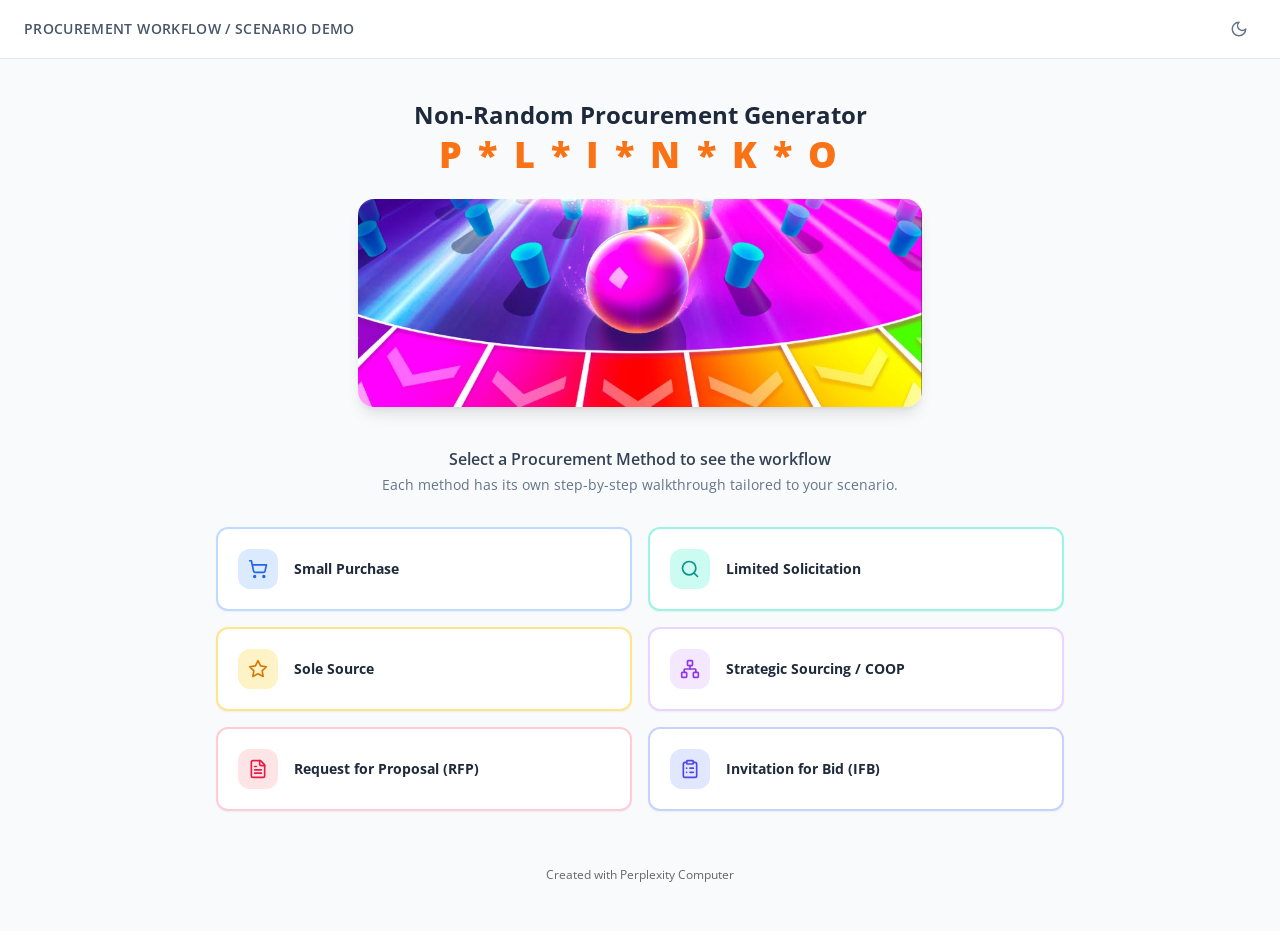
<file: index.html>
<!DOCTYPE html>
<html lang="en">
  <head>
    <!--
       ______                            __
      / ____/___  ____ ___  ____  __  __/ /____  _____
     / /   / __ \/ __ `__ \/ __ \/ / / / __/ _ \/ ___/
    / /___/ /_/ / / / / / / /_/ / /_/ / /_/  __/ /
    \____/\____/_/ /_/ /_/ .___/\__,_/\__/\___/_/
                        /_/
            Created with Perplexity Computer
            https://www.perplexity.ai/computer
    -->
    <meta name="generator" content="Perplexity Computer">
    <meta name="author" content="Perplexity Computer">
    <meta property="og:see_also" content="https://www.perplexity.ai/computer">
    <link rel="author" href="https://www.perplexity.ai/computer">
    <meta charset="UTF-8" />
    <meta name="viewport" content="width=device-width, initial-scale=1.0, maximum-scale=1" />
    <link rel="icon" type="image/png" href="/favicon.png" />
    <link rel="preconnect" href="https://fonts.googleapis.com">
    <link rel="preconnect" href="https://fonts.gstatic.com" crossorigin>
    <link href="https://fonts.googleapis.com/css2?family=Architects+Daughter&family=DM+Sans:ital,opsz,wght@0,9..40,100..1000;1,9..40,100..1000&family=Fira+Code:wght@300..700&family=Geist+Mono:wght@100..900&family=Geist:wght@100..900&family=IBM+Plex+Mono:ital,wght@0,100;0,200;0,300;0,400;0,500;0,600;0,700;1,100;1,200;1,300;1,400;1,500;1,600;1,700&family=IBM+Plex+Sans:ital,wght@0,100..700;1,100..700&family=Inter:ital,opsz,wght@0,14..32,100..900;1,14..32,100..900&family=JetBrains+Mono:ital,wght@0,100..800;1,100..800&family=Libre+Baskerville:ital,wght@0,400;0,700;1,400&family=Lora:ital,wght@0,400..700;1,400..700&family=Merriweather:ital,opsz,wght@0,18..144,300..900;1,18..144,300..900&family=Montserrat:ital,wght@0,100..900;1,100..900&family=Open+Sans:ital,wght@0,300..800;1,300..800&family=Outfit:wght@100..900&family=Oxanium:wght@200..800&family=Playfair+Display:ital,wght@0,400..900;1,400..900&family=Plus+Jakarta+Sans:ital,wght@0,200..800;1,200..800&family=Poppins:ital,wght@0,100;0,200;0,300;0,400;0,500;0,600;0,700;0,800;0,900;1,100;1,200;1,300;1,400;1,500;1,600;1,700;1,800;1,900&family=Roboto+Mono:ital,wght@0,100..700;1,100..700&family=Roboto:ital,wght@0,100..900;1,100..900&family=Source+Code+Pro:ital,wght@0,200..900;1,200..900&family=Source+Serif+4:ital,opsz,wght@0,8..60,200..900;1,8..60,200..900&family=Space+Grotesk:wght@300..700&family=Space+Mono:ital,wght@0,400;0,700;1,400;1,700&display=swap" rel="stylesheet">
    <script type="module" crossorigin src="./assets/index-C-hnOGnY.js"></script>
    <link rel="stylesheet" crossorigin href="./assets/index-CmDr6NKA.css">
  </head>
  <body>
    <div id="root"></div>
  </body>
</html>
</file>
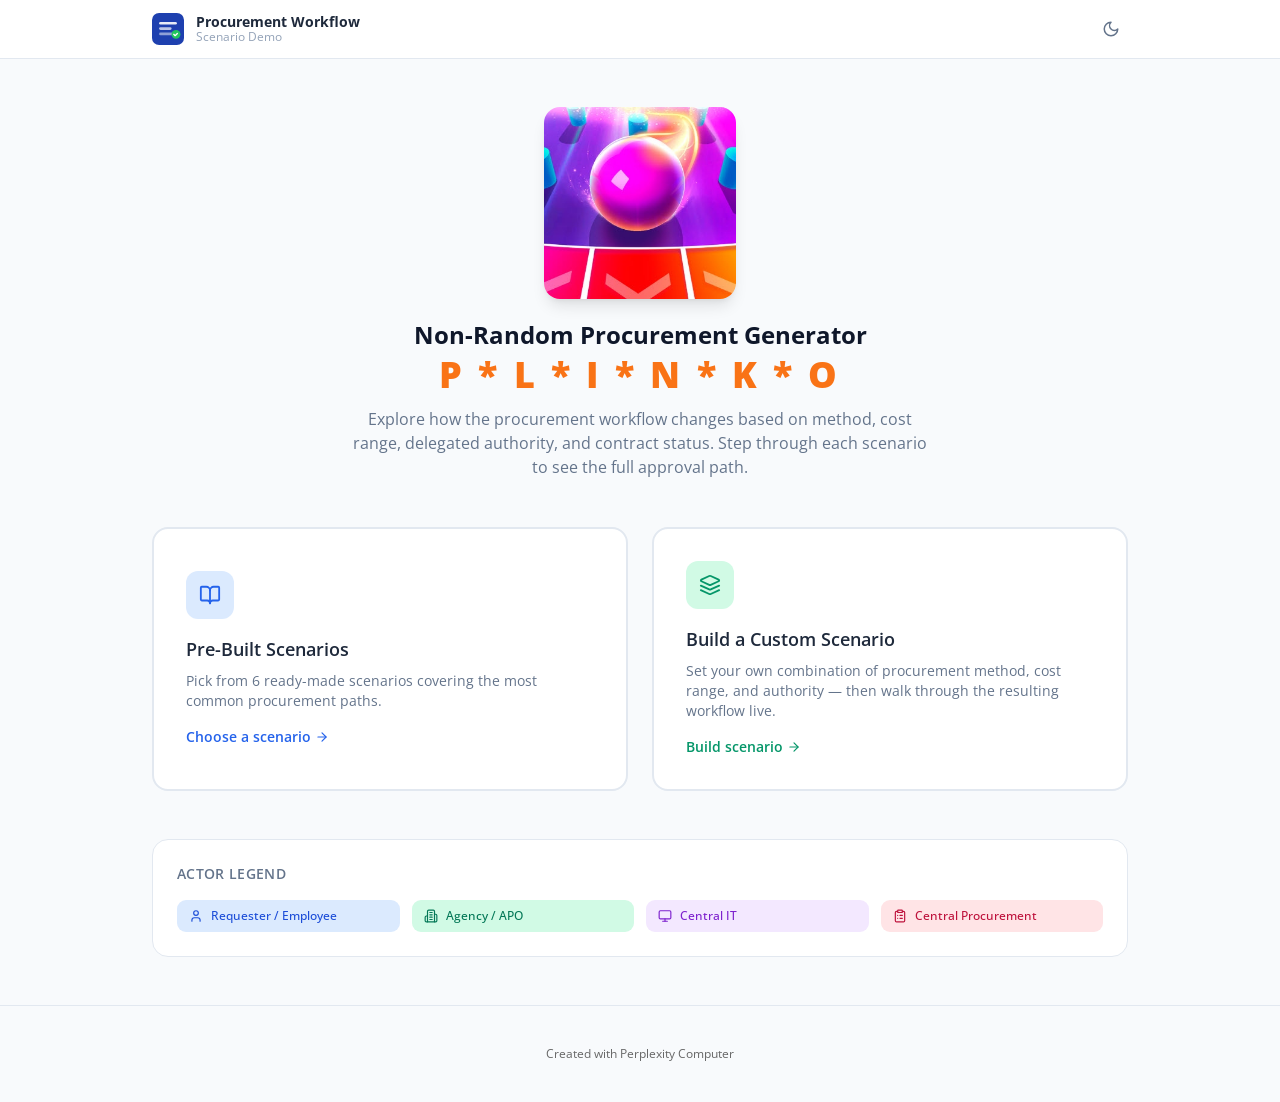
<file: public/index.html>
<!DOCTYPE html>
<html lang="en">
  <head>
    <!--
       ______                            __
      / ____/___  ____ ___  ____  __  __/ /____  _____
     / /   / __ \/ __ `__ \/ __ \/ / / / __/ _ \/ ___/
    / /___/ /_/ / / / / / / /_/ / /_/ / /_/  __/ /
    \____/\____/_/ /_/ /_/ .___/\__,_/\__/\___/_/
                        /_/
            Created with Perplexity Computer
            https://www.perplexity.ai/computer
    -->
    <meta name="generator" content="Perplexity Computer">
    <meta name="author" content="Perplexity Computer">
    <meta property="og:see_also" content="https://www.perplexity.ai/computer">
    <link rel="author" href="https://www.perplexity.ai/computer">
    <meta charset="UTF-8" />
    <meta name="viewport" content="width=device-width, initial-scale=1.0, maximum-scale=1" />
    <link rel="icon" type="image/png" href="/favicon.png" />
    <link rel="preconnect" href="https://fonts.googleapis.com">
    <link rel="preconnect" href="https://fonts.gstatic.com" crossorigin>
    <link href="https://fonts.googleapis.com/css2?family=Architects+Daughter&family=DM+Sans:ital,opsz,wght@0,9..40,100..1000;1,9..40,100..1000&family=Fira+Code:wght@300..700&family=Geist+Mono:wght@100..900&family=Geist:wght@100..900&family=IBM+Plex+Mono:ital,wght@0,100;0,200;0,300;0,400;0,500;0,600;0,700;1,100;1,200;1,300;1,400;1,500;1,600;1,700&family=IBM+Plex+Sans:ital,wght@0,100..700;1,100..700&family=Inter:ital,opsz,wght@0,14..32,100..900;1,14..32,100..900&family=JetBrains+Mono:ital,wght@0,100..800;1,100..800&family=Libre+Baskerville:ital,wght@0,400;0,700;1,400&family=Lora:ital,wght@0,400..700;1,400..700&family=Merriweather:ital,opsz,wght@0,18..144,300..900;1,18..144,300..900&family=Montserrat:ital,wght@0,100..900;1,100..900&family=Open+Sans:ital,wght@0,300..800;1,300..800&family=Outfit:wght@100..900&family=Oxanium:wght@200..800&family=Playfair+Display:ital,wght@0,400..900;1,400..900&family=Plus+Jakarta+Sans:ital,wght@0,200..800;1,200..800&family=Poppins:ital,wght@0,100;0,200;0,300;0,400;0,500;0,600;0,700;0,800;0,900;1,100;1,200;1,300;1,400;1,500;1,600;1,700;1,800;1,900&family=Roboto+Mono:ital,wght@0,100..700;1,100..700&family=Roboto:ital,wght@0,100..900;1,100..900&family=Source+Code+Pro:ital,wght@0,200..900;1,200..900&family=Source+Serif+4:ital,opsz,wght@0,8..60,200..900;1,8..60,200..900&family=Space+Grotesk:wght@300..700&family=Space+Mono:ital,wght@0,400;0,700;1,400;1,700&display=swap" rel="stylesheet">
    <script type="module" crossorigin src="./assets/index-By8QN5L9.js"></script>
    <link rel="stylesheet" crossorigin href="./assets/index-DqCkwF7B.css">
  </head>
  <body>
    <div id="root"></div>
  </body>
</html>
</file>
<file: assets/index-CmDr6NKA.css>
*,:before,:after{--tw-border-spacing-x: 0;--tw-border-spacing-y: 0;--tw-translate-x: 0;--tw-translate-y: 0;--tw-rotate: 0;--tw-skew-x: 0;--tw-skew-y: 0;--tw-scale-x: 1;--tw-scale-y: 1;--tw-pan-x: ;--tw-pan-y: ;--tw-pinch-zoom: ;--tw-scroll-snap-strictness: proximity;--tw-gradient-from-position: ;--tw-gradient-via-position: ;--tw-gradient-to-position: ;--tw-ordinal: ;--tw-slashed-zero: ;--tw-numeric-figure: ;--tw-numeric-spacing: ;--tw-numeric-fraction: ;--tw-ring-inset: ;--tw-ring-offset-width: 0px;--tw-ring-offset-color: #fff;--tw-ring-color: rgb(59 130 246 / .5);--tw-ring-offset-shadow: 0 0 #0000;--tw-ring-shadow: 0 0 #0000;--tw-shadow: 0 0 #0000;--tw-shadow-colored: 0 0 #0000;--tw-blur: ;--tw-brightness: ;--tw-contrast: ;--tw-grayscale: ;--tw-hue-rotate: ;--tw-invert: ;--tw-saturate: ;--tw-sepia: ;--tw-drop-shadow: ;--tw-backdrop-blur: ;--tw-backdrop-brightness: ;--tw-backdrop-contrast: ;--tw-backdrop-grayscale: ;--tw-backdrop-hue-rotate: ;--tw-backdrop-invert: ;--tw-backdrop-opacity: ;--tw-backdrop-saturate: ;--tw-backdrop-sepia: ;--tw-contain-size: ;--tw-contain-layout: ;--tw-contain-paint: ;--tw-contain-style: }::backdrop{--tw-border-spacing-x: 0;--tw-border-spacing-y: 0;--tw-translate-x: 0;--tw-translate-y: 0;--tw-rotate: 0;--tw-skew-x: 0;--tw-skew-y: 0;--tw-scale-x: 1;--tw-scale-y: 1;--tw-pan-x: ;--tw-pan-y: ;--tw-pinch-zoom: ;--tw-scroll-snap-strictness: proximity;--tw-gradient-from-position: ;--tw-gradient-via-position: ;--tw-gradient-to-position: ;--tw-ordinal: ;--tw-slashed-zero: ;--tw-numeric-figure: ;--tw-numeric-spacing: ;--tw-numeric-fraction: ;--tw-ring-inset: ;--tw-ring-offset-width: 0px;--tw-ring-offset-color: #fff;--tw-ring-color: rgb(59 130 246 / .5);--tw-ring-offset-shadow: 0 0 #0000;--tw-ring-shadow: 0 0 #0000;--tw-shadow: 0 0 #0000;--tw-shadow-colored: 0 0 #0000;--tw-blur: ;--tw-brightness: ;--tw-contrast: ;--tw-grayscale: ;--tw-hue-rotate: ;--tw-invert: ;--tw-saturate: ;--tw-sepia: ;--tw-drop-shadow: ;--tw-backdrop-blur: ;--tw-backdrop-brightness: ;--tw-backdrop-contrast: ;--tw-backdrop-grayscale: ;--tw-backdrop-hue-rotate: ;--tw-backdrop-invert: ;--tw-backdrop-opacity: ;--tw-backdrop-saturate: ;--tw-backdrop-sepia: ;--tw-contain-size: ;--tw-contain-layout: ;--tw-contain-paint: ;--tw-contain-style: }*,:before,:after{box-sizing:border-box;border-width:0;border-style:solid;border-color:#e5e7eb}:before,:after{--tw-content: ""}html,:host{line-height:1.5;-webkit-text-size-adjust:100%;-moz-tab-size:4;-o-tab-size:4;tab-size:4;font-family:var(--font-sans);font-feature-settings:normal;font-variation-settings:normal;-webkit-tap-highlight-color:transparent}body{margin:0;line-height:inherit}hr{height:0;color:inherit;border-top-width:1px}abbr:where([title]){-webkit-text-decoration:underline dotted;text-decoration:underline dotted}h1,h2,h3,h4,h5,h6{font-size:inherit;font-weight:inherit}a{color:inherit;text-decoration:inherit}b,strong{font-weight:bolder}code,kbd,samp,pre{font-family:var(--font-mono);font-feature-settings:normal;font-variation-settings:normal;font-size:1em}small{font-size:80%}sub,sup{font-size:75%;line-height:0;position:relative;vertical-align:baseline}sub{bottom:-.25em}sup{top:-.5em}table{text-indent:0;border-color:inherit;border-collapse:collapse}button,input,optgroup,select,textarea{font-family:inherit;font-feature-settings:inherit;font-variation-settings:inherit;font-size:100%;font-weight:inherit;line-height:inherit;letter-spacing:inherit;color:inherit;margin:0;padding:0}button,select{text-transform:none}button,input:where([type=button]),input:where([type=reset]),input:where([type=submit]){-webkit-appearance:button;background-color:transparent;background-image:none}:-moz-focusring{outline:auto}:-moz-ui-invalid{box-shadow:none}progress{vertical-align:baseline}::-webkit-inner-spin-button,::-webkit-outer-spin-button{height:auto}[type=search]{-webkit-appearance:textfield;outline-offset:-2px}::-webkit-search-decoration{-webkit-appearance:none}::-webkit-file-upload-button{-webkit-appearance:button;font:inherit}summary{display:list-item}blockquote,dl,dd,h1,h2,h3,h4,h5,h6,hr,figure,p,pre{margin:0}fieldset{margin:0;padding:0}legend{padding:0}ol,ul,menu{list-style:none;margin:0;padding:0}dialog{padding:0}textarea{resize:vertical}input::-moz-placeholder,textarea::-moz-placeholder{opacity:1;color:#9ca3af}input::placeholder,textarea::placeholder{opacity:1;color:#9ca3af}button,[role=button]{cursor:pointer}:disabled{cursor:default}img,svg,video,canvas,audio,iframe,embed,object{display:block;vertical-align:middle}img,video{max-width:100%;height:auto}[hidden]:where(:not([hidden=until-found])){display:none}*{--tw-border-opacity: 1;border-color:hsl(var(--border) / var(--tw-border-opacity, 1))}body{--tw-bg-opacity: 1;background-color:hsl(var(--background) / var(--tw-bg-opacity, 1));font-family:var(--font-sans);--tw-text-opacity: 1;color:hsl(var(--foreground) / var(--tw-text-opacity, 1));-webkit-font-smoothing:antialiased;-moz-osx-font-smoothing:grayscale}.sr-only{position:absolute;width:1px;height:1px;padding:0;margin:-1px;overflow:hidden;clip:rect(0,0,0,0);white-space:nowrap;border-width:0}.pointer-events-none{pointer-events:none}.pointer-events-auto{pointer-events:auto}.visible{visibility:visible}.invisible{visibility:hidden}.fixed{position:fixed}.absolute{position:absolute}.relative{position:relative}.sticky{position:sticky}.inset-0{inset:0}.inset-x-0{left:0;right:0}.inset-y-0{top:0;bottom:0}.-bottom-12{bottom:-3rem}.-bottom-4{bottom:-1rem}.-left-12{left:-3rem}.-right-12{right:-3rem}.-top-12{top:-3rem}.bottom-0{bottom:0}.left-0{left:0}.left-1{left:.25rem}.left-1\/2{left:50%}.left-2{left:.5rem}.left-7{left:1.75rem}.left-\[50\%\]{left:50%}.right-0{right:0}.right-1{right:.25rem}.right-1\/2{right:50%}.right-2{right:.5rem}.right-3{right:.75rem}.right-4{right:1rem}.top-0{top:0}.top-1\.5{top:.375rem}.top-1\/2{top:50%}.top-2{top:.5rem}.top-3\.5{top:.875rem}.top-4{top:1rem}.top-\[1px\]{top:1px}.top-\[50\%\]{top:50%}.top-\[60\%\]{top:60%}.top-full{top:100%}.z-10{z-index:10}.z-20{z-index:20}.z-50{z-index:50}.z-\[100\]{z-index:100}.z-\[1\]{z-index:1}.-mx-1{margin-left:-.25rem;margin-right:-.25rem}.mx-2{margin-left:.5rem;margin-right:.5rem}.mx-3\.5{margin-left:.875rem;margin-right:.875rem}.mx-4{margin-left:1rem;margin-right:1rem}.mx-auto{margin-left:auto;margin-right:auto}.my-0\.5{margin-top:.125rem;margin-bottom:.125rem}.my-1{margin-top:.25rem;margin-bottom:.25rem}.-ml-4{margin-left:-1rem}.-mt-4{margin-top:-1rem}.mb-1{margin-bottom:.25rem}.mb-1\.5{margin-bottom:.375rem}.mb-10{margin-bottom:2.5rem}.mb-12{margin-bottom:3rem}.mb-2{margin-bottom:.5rem}.mb-3{margin-bottom:.75rem}.mb-4{margin-bottom:1rem}.mb-5{margin-bottom:1.25rem}.mb-6{margin-bottom:1.5rem}.mb-8{margin-bottom:2rem}.ml-1{margin-left:.25rem}.ml-auto{margin-left:auto}.mr-1{margin-right:.25rem}.mr-2{margin-right:.5rem}.mt-0\.5{margin-top:.125rem}.mt-1{margin-top:.25rem}.mt-1\.5{margin-top:.375rem}.mt-12{margin-top:3rem}.mt-2{margin-top:.5rem}.mt-24{margin-top:6rem}.mt-4{margin-top:1rem}.mt-5{margin-top:1.25rem}.mt-6{margin-top:1.5rem}.mt-8{margin-top:2rem}.mt-auto{margin-top:auto}.block{display:block}.flex{display:flex}.inline-flex{display:inline-flex}.table{display:table}.grid{display:grid}.hidden{display:none}.aspect-square{aspect-ratio:1 / 1}.aspect-video{aspect-ratio:16 / 9}.size-4{width:1rem;height:1rem}.h-0\.5{height:.125rem}.h-1\.5{height:.375rem}.h-10{height:2.5rem}.h-11{height:2.75rem}.h-12{height:3rem}.h-2{height:.5rem}.h-2\.5{height:.625rem}.h-3{height:.75rem}.h-3\.5{height:.875rem}.h-4{height:1rem}.h-48{height:12rem}.h-5{height:1.25rem}.h-6{height:1.5rem}.h-7{height:1.75rem}.h-8{height:2rem}.h-9{height:2.25rem}.h-\[1px\]{height:1px}.h-\[var\(--radix-navigation-menu-viewport-height\)\]{height:var(--radix-navigation-menu-viewport-height)}.h-\[var\(--radix-select-trigger-height\)\]{height:var(--radix-select-trigger-height)}.h-auto{height:auto}.h-full{height:100%}.h-px{height:1px}.h-svh{height:100svh}.max-h-52{max-height:13rem}.max-h-\[--radix-context-menu-content-available-height\]{max-height:var(--radix-context-menu-content-available-height)}.max-h-\[--radix-select-content-available-height\]{max-height:var(--radix-select-content-available-height)}.max-h-\[300px\]{max-height:300px}.max-h-\[var\(--radix-dropdown-menu-content-available-height\)\]{max-height:var(--radix-dropdown-menu-content-available-height)}.max-h-screen{max-height:100vh}.min-h-0{min-height:0px}.min-h-10{min-height:2.5rem}.min-h-8{min-height:2rem}.min-h-9{min-height:2.25rem}.min-h-\[80px\]{min-height:80px}.min-h-screen{min-height:100vh}.min-h-svh{min-height:100svh}.w-0{width:0px}.w-0\.5{width:.125rem}.w-1{width:.25rem}.w-10{width:2.5rem}.w-11{width:2.75rem}.w-12{width:3rem}.w-2{width:.5rem}.w-2\.5{width:.625rem}.w-3{width:.75rem}.w-3\.5{width:.875rem}.w-3\/4{width:75%}.w-4{width:1rem}.w-48{width:12rem}.w-5{width:1.25rem}.w-6{width:1.5rem}.w-64{width:16rem}.w-7{width:1.75rem}.w-72{width:18rem}.w-8{width:2rem}.w-9{width:2.25rem}.w-\[100px\]{width:100px}.w-\[1px\]{width:1px}.w-\[calc\(50\%-0\.5rem\)\]{width:calc(50% - .5rem)}.w-\[var\(--sidebar-width\)\]{width:var(--sidebar-width)}.w-auto{width:auto}.w-full{width:100%}.w-max{width:-moz-max-content;width:max-content}.w-px{width:1px}.min-w-0{min-width:0px}.min-w-10{min-width:2.5rem}.min-w-11{min-width:2.75rem}.min-w-5{min-width:1.25rem}.min-w-9{min-width:2.25rem}.min-w-\[12rem\]{min-width:12rem}.min-w-\[8rem\]{min-width:8rem}.min-w-\[var\(--radix-select-trigger-width\)\]{min-width:var(--radix-select-trigger-width)}.max-w-4xl{max-width:56rem}.max-w-5xl{max-width:64rem}.max-w-\[var\(--skeleton-width\)\]{max-width:var(--skeleton-width)}.max-w-lg{max-width:32rem}.max-w-max{max-width:-moz-max-content;max-width:max-content}.max-w-md{max-width:28rem}.max-w-xl{max-width:36rem}.flex-1{flex:1 1 0%}.flex-shrink-0,.shrink-0{flex-shrink:0}.grow{flex-grow:1}.grow-0{flex-grow:0}.basis-full{flex-basis:100%}.caption-bottom{caption-side:bottom}.border-collapse{border-collapse:collapse}.origin-\[--radix-context-menu-content-transform-origin\]{transform-origin:var(--radix-context-menu-content-transform-origin)}.origin-\[--radix-dropdown-menu-content-transform-origin\]{transform-origin:var(--radix-dropdown-menu-content-transform-origin)}.origin-\[--radix-hover-card-content-transform-origin\]{transform-origin:var(--radix-hover-card-content-transform-origin)}.origin-\[--radix-menubar-content-transform-origin\]{transform-origin:var(--radix-menubar-content-transform-origin)}.origin-\[--radix-popover-content-transform-origin\]{transform-origin:var(--radix-popover-content-transform-origin)}.origin-\[--radix-select-content-transform-origin\]{transform-origin:var(--radix-select-content-transform-origin)}.origin-\[--radix-tooltip-content-transform-origin\]{transform-origin:var(--radix-tooltip-content-transform-origin)}.-translate-x-1\/2{--tw-translate-x: -50%;transform:translate(var(--tw-translate-x),var(--tw-translate-y)) rotate(var(--tw-rotate)) skew(var(--tw-skew-x)) skewY(var(--tw-skew-y)) scaleX(var(--tw-scale-x)) scaleY(var(--tw-scale-y))}.-translate-x-px{--tw-translate-x: -1px;transform:translate(var(--tw-translate-x),var(--tw-translate-y)) rotate(var(--tw-rotate)) skew(var(--tw-skew-x)) skewY(var(--tw-skew-y)) scaleX(var(--tw-scale-x)) scaleY(var(--tw-scale-y))}.-translate-y-1\/2{--tw-translate-y: -50%;transform:translate(var(--tw-translate-x),var(--tw-translate-y)) rotate(var(--tw-rotate)) skew(var(--tw-skew-x)) skewY(var(--tw-skew-y)) scaleX(var(--tw-scale-x)) scaleY(var(--tw-scale-y))}.translate-x-\[-50\%\]{--tw-translate-x: -50%;transform:translate(var(--tw-translate-x),var(--tw-translate-y)) rotate(var(--tw-rotate)) skew(var(--tw-skew-x)) skewY(var(--tw-skew-y)) scaleX(var(--tw-scale-x)) scaleY(var(--tw-scale-y))}.translate-x-px{--tw-translate-x: 1px;transform:translate(var(--tw-translate-x),var(--tw-translate-y)) rotate(var(--tw-rotate)) skew(var(--tw-skew-x)) skewY(var(--tw-skew-y)) scaleX(var(--tw-scale-x)) scaleY(var(--tw-scale-y))}.translate-y-\[-50\%\]{--tw-translate-y: -50%;transform:translate(var(--tw-translate-x),var(--tw-translate-y)) rotate(var(--tw-rotate)) skew(var(--tw-skew-x)) skewY(var(--tw-skew-y)) scaleX(var(--tw-scale-x)) scaleY(var(--tw-scale-y))}.rotate-45{--tw-rotate: 45deg;transform:translate(var(--tw-translate-x),var(--tw-translate-y)) rotate(var(--tw-rotate)) skew(var(--tw-skew-x)) skewY(var(--tw-skew-y)) scaleX(var(--tw-scale-x)) scaleY(var(--tw-scale-y))}.rotate-90{--tw-rotate: 90deg;transform:translate(var(--tw-translate-x),var(--tw-translate-y)) rotate(var(--tw-rotate)) skew(var(--tw-skew-x)) skewY(var(--tw-skew-y)) scaleX(var(--tw-scale-x)) scaleY(var(--tw-scale-y))}.scale-\[1\.01\]{--tw-scale-x: 1.01;--tw-scale-y: 1.01;transform:translate(var(--tw-translate-x),var(--tw-translate-y)) rotate(var(--tw-rotate)) skew(var(--tw-skew-x)) skewY(var(--tw-skew-y)) scaleX(var(--tw-scale-x)) scaleY(var(--tw-scale-y))}.transform{transform:translate(var(--tw-translate-x),var(--tw-translate-y)) rotate(var(--tw-rotate)) skew(var(--tw-skew-x)) skewY(var(--tw-skew-y)) scaleX(var(--tw-scale-x)) scaleY(var(--tw-scale-y))}@keyframes pulse{50%{opacity:.5}}.animate-pulse{animation:pulse 2s cubic-bezier(.4,0,.6,1) infinite}.cursor-default{cursor:default}.cursor-pointer{cursor:pointer}.touch-none{touch-action:none}.select-none{-webkit-user-select:none;-moz-user-select:none;user-select:none}.list-none{list-style-type:none}.grid-cols-1{grid-template-columns:repeat(1,minmax(0,1fr))}.grid-cols-2{grid-template-columns:repeat(2,minmax(0,1fr))}.flex-row{flex-direction:row}.flex-col{flex-direction:column}.flex-col-reverse{flex-direction:column-reverse}.flex-wrap{flex-wrap:wrap}.items-start{align-items:flex-start}.items-end{align-items:flex-end}.items-center{align-items:center}.items-stretch{align-items:stretch}.justify-center{justify-content:center}.justify-between{justify-content:space-between}.gap-1{gap:.25rem}.gap-1\.5{gap:.375rem}.gap-2{gap:.5rem}.gap-2\.5{gap:.625rem}.gap-3{gap:.75rem}.gap-4{gap:1rem}.gap-6{gap:1.5rem}.gap-8{gap:2rem}.space-x-1>:not([hidden])~:not([hidden]){--tw-space-x-reverse: 0;margin-right:calc(.25rem * var(--tw-space-x-reverse));margin-left:calc(.25rem * calc(1 - var(--tw-space-x-reverse)))}.space-x-4>:not([hidden])~:not([hidden]){--tw-space-x-reverse: 0;margin-right:calc(1rem * var(--tw-space-x-reverse));margin-left:calc(1rem * calc(1 - var(--tw-space-x-reverse)))}.space-y-1>:not([hidden])~:not([hidden]){--tw-space-y-reverse: 0;margin-top:calc(.25rem * calc(1 - var(--tw-space-y-reverse)));margin-bottom:calc(.25rem * var(--tw-space-y-reverse))}.space-y-1\.5>:not([hidden])~:not([hidden]){--tw-space-y-reverse: 0;margin-top:calc(.375rem * calc(1 - var(--tw-space-y-reverse)));margin-bottom:calc(.375rem * var(--tw-space-y-reverse))}.space-y-2>:not([hidden])~:not([hidden]){--tw-space-y-reverse: 0;margin-top:calc(.5rem * calc(1 - var(--tw-space-y-reverse)));margin-bottom:calc(.5rem * var(--tw-space-y-reverse))}.space-y-3>:not([hidden])~:not([hidden]){--tw-space-y-reverse: 0;margin-top:calc(.75rem * calc(1 - var(--tw-space-y-reverse)));margin-bottom:calc(.75rem * var(--tw-space-y-reverse))}.space-y-4>:not([hidden])~:not([hidden]){--tw-space-y-reverse: 0;margin-top:calc(1rem * calc(1 - var(--tw-space-y-reverse)));margin-bottom:calc(1rem * var(--tw-space-y-reverse))}.space-y-5>:not([hidden])~:not([hidden]){--tw-space-y-reverse: 0;margin-top:calc(1.25rem * calc(1 - var(--tw-space-y-reverse)));margin-bottom:calc(1.25rem * var(--tw-space-y-reverse))}.overflow-auto{overflow:auto}.overflow-hidden{overflow:hidden}.overflow-y-auto{overflow-y:auto}.overflow-x-hidden{overflow-x:hidden}.truncate{overflow:hidden;text-overflow:ellipsis;white-space:nowrap}.whitespace-nowrap{white-space:nowrap}.whitespace-pre-line{white-space:pre-line}.break-words{overflow-wrap:break-word}.rounded{border-radius:.25rem}.rounded-2xl{border-radius:1rem}.rounded-\[2px\]{border-radius:2px}.rounded-\[inherit\]{border-radius:inherit}.rounded-full{border-radius:9999px}.rounded-lg{border-radius:.5625rem}.rounded-md{border-radius:.375rem}.rounded-sm{border-radius:.1875rem}.rounded-xl{border-radius:.75rem}.rounded-t-\[10px\]{border-top-left-radius:10px;border-top-right-radius:10px}.rounded-tl-sm{border-top-left-radius:.1875rem}.border{border-width:1px}.border-2{border-width:2px}.border-\[1\.5px\]{border-width:1.5px}.border-y{border-top-width:1px;border-bottom-width:1px}.border-b{border-bottom-width:1px}.border-l{border-left-width:1px}.border-r{border-right-width:1px}.border-t{border-top-width:1px}.border-dashed{border-style:dashed}.border-\[--color-border\]{border-color:var(--color-border)}.border-amber-200{--tw-border-opacity: 1;border-color:rgb(253 230 138 / var(--tw-border-opacity, 1))}.border-amber-300{--tw-border-opacity: 1;border-color:rgb(252 211 77 / var(--tw-border-opacity, 1))}.border-blue-200{--tw-border-opacity: 1;border-color:rgb(191 219 254 / var(--tw-border-opacity, 1))}.border-blue-300{--tw-border-opacity: 1;border-color:rgb(147 197 253 / var(--tw-border-opacity, 1))}.border-border\/50{border-color:hsl(var(--border) / .5)}.border-card-border{--tw-border-opacity: 1;border-color:hsl(var(--card-border) / var(--tw-border-opacity, 1))}.border-destructive{--tw-border-opacity: 1;border-color:hsl(var(--destructive) / var(--tw-border-opacity, 1))}.border-destructive-border{border-color:var(--destructive-border)}.border-destructive\/50{border-color:hsl(var(--destructive) / .5)}.border-emerald-200{--tw-border-opacity: 1;border-color:rgb(167 243 208 / var(--tw-border-opacity, 1))}.border-emerald-300{--tw-border-opacity: 1;border-color:rgb(110 231 183 / var(--tw-border-opacity, 1))}.border-indigo-200{--tw-border-opacity: 1;border-color:rgb(199 210 254 / var(--tw-border-opacity, 1))}.border-input{--tw-border-opacity: 1;border-color:hsl(var(--input) / var(--tw-border-opacity, 1))}.border-orange-300{--tw-border-opacity: 1;border-color:rgb(253 186 116 / var(--tw-border-opacity, 1))}.border-primary{--tw-border-opacity: 1;border-color:hsl(var(--primary) / var(--tw-border-opacity, 1))}.border-primary-border{border-color:var(--primary-border)}.border-purple-200{--tw-border-opacity: 1;border-color:rgb(233 213 255 / var(--tw-border-opacity, 1))}.border-purple-300{--tw-border-opacity: 1;border-color:rgb(216 180 254 / var(--tw-border-opacity, 1))}.border-rose-200{--tw-border-opacity: 1;border-color:rgb(254 205 211 / var(--tw-border-opacity, 1))}.border-rose-300{--tw-border-opacity: 1;border-color:rgb(253 164 175 / var(--tw-border-opacity, 1))}.border-secondary-border{border-color:var(--secondary-border)}.border-sidebar-border{--tw-border-opacity: 1;border-color:hsl(var(--sidebar-border) / var(--tw-border-opacity, 1))}.border-slate-200{--tw-border-opacity: 1;border-color:rgb(226 232 240 / var(--tw-border-opacity, 1))}.border-slate-300{--tw-border-opacity: 1;border-color:rgb(203 213 225 / var(--tw-border-opacity, 1))}.border-teal-200{--tw-border-opacity: 1;border-color:rgb(153 246 228 / var(--tw-border-opacity, 1))}.border-transparent{border-color:transparent}.border-violet-200{--tw-border-opacity: 1;border-color:rgb(221 214 254 / var(--tw-border-opacity, 1))}.border-yellow-300{--tw-border-opacity: 1;border-color:rgb(253 224 71 / var(--tw-border-opacity, 1))}.border-l-transparent{border-left-color:transparent}.border-t-transparent{border-top-color:transparent}.bg-\[--color-bg\]{background-color:var(--color-bg)}.bg-accent{--tw-bg-opacity: 1;background-color:hsl(var(--accent) / var(--tw-bg-opacity, 1))}.bg-amber-100{--tw-bg-opacity: 1;background-color:rgb(254 243 199 / var(--tw-bg-opacity, 1))}.bg-amber-50{--tw-bg-opacity: 1;background-color:rgb(255 251 235 / var(--tw-bg-opacity, 1))}.bg-background{--tw-bg-opacity: 1;background-color:hsl(var(--background) / var(--tw-bg-opacity, 1))}.bg-black\/80{background-color:#000c}.bg-blue-100{--tw-bg-opacity: 1;background-color:rgb(219 234 254 / var(--tw-bg-opacity, 1))}.bg-blue-50{--tw-bg-opacity: 1;background-color:rgb(239 246 255 / var(--tw-bg-opacity, 1))}.bg-blue-500{--tw-bg-opacity: 1;background-color:rgb(59 130 246 / var(--tw-bg-opacity, 1))}.bg-blue-600{--tw-bg-opacity: 1;background-color:rgb(37 99 235 / var(--tw-bg-opacity, 1))}.bg-border{--tw-bg-opacity: 1;background-color:hsl(var(--border) / var(--tw-bg-opacity, 1))}.bg-card{--tw-bg-opacity: 1;background-color:hsl(var(--card) / var(--tw-bg-opacity, 1))}.bg-destructive{--tw-bg-opacity: 1;background-color:hsl(var(--destructive) / var(--tw-bg-opacity, 1))}.bg-emerald-100{--tw-bg-opacity: 1;background-color:rgb(209 250 229 / var(--tw-bg-opacity, 1))}.bg-emerald-50{--tw-bg-opacity: 1;background-color:rgb(236 253 245 / var(--tw-bg-opacity, 1))}.bg-emerald-500{--tw-bg-opacity: 1;background-color:rgb(16 185 129 / var(--tw-bg-opacity, 1))}.bg-emerald-600{--tw-bg-opacity: 1;background-color:rgb(5 150 105 / var(--tw-bg-opacity, 1))}.bg-foreground{--tw-bg-opacity: 1;background-color:hsl(var(--foreground) / var(--tw-bg-opacity, 1))}.bg-gray-50{--tw-bg-opacity: 1;background-color:rgb(249 250 251 / var(--tw-bg-opacity, 1))}.bg-indigo-100{--tw-bg-opacity: 1;background-color:rgb(224 231 255 / var(--tw-bg-opacity, 1))}.bg-muted{--tw-bg-opacity: 1;background-color:hsl(var(--muted) / var(--tw-bg-opacity, 1))}.bg-muted\/50{background-color:hsl(var(--muted) / .5)}.bg-orange-50{--tw-bg-opacity: 1;background-color:rgb(255 247 237 / var(--tw-bg-opacity, 1))}.bg-orange-500{--tw-bg-opacity: 1;background-color:rgb(249 115 22 / var(--tw-bg-opacity, 1))}.bg-popover{--tw-bg-opacity: 1;background-color:hsl(var(--popover) / var(--tw-bg-opacity, 1))}.bg-primary{--tw-bg-opacity: 1;background-color:hsl(var(--primary) / var(--tw-bg-opacity, 1))}.bg-purple-100{--tw-bg-opacity: 1;background-color:rgb(243 232 255 / var(--tw-bg-opacity, 1))}.bg-purple-50{--tw-bg-opacity: 1;background-color:rgb(250 245 255 / var(--tw-bg-opacity, 1))}.bg-purple-500{--tw-bg-opacity: 1;background-color:rgb(168 85 247 / var(--tw-bg-opacity, 1))}.bg-purple-600{--tw-bg-opacity: 1;background-color:rgb(147 51 234 / var(--tw-bg-opacity, 1))}.bg-rose-100{--tw-bg-opacity: 1;background-color:rgb(255 228 230 / var(--tw-bg-opacity, 1))}.bg-rose-50{--tw-bg-opacity: 1;background-color:rgb(255 241 242 / var(--tw-bg-opacity, 1))}.bg-rose-600{--tw-bg-opacity: 1;background-color:rgb(225 29 72 / var(--tw-bg-opacity, 1))}.bg-secondary{--tw-bg-opacity: 1;background-color:hsl(var(--secondary) / var(--tw-bg-opacity, 1))}.bg-sidebar{--tw-bg-opacity: 1;background-color:hsl(var(--sidebar) / var(--tw-bg-opacity, 1))}.bg-sidebar-border{--tw-bg-opacity: 1;background-color:hsl(var(--sidebar-border) / var(--tw-bg-opacity, 1))}.bg-slate-100{--tw-bg-opacity: 1;background-color:rgb(241 245 249 / var(--tw-bg-opacity, 1))}.bg-slate-200{--tw-bg-opacity: 1;background-color:rgb(226 232 240 / var(--tw-bg-opacity, 1))}.bg-slate-300{--tw-bg-opacity: 1;background-color:rgb(203 213 225 / var(--tw-bg-opacity, 1))}.bg-slate-400{--tw-bg-opacity: 1;background-color:rgb(148 163 184 / var(--tw-bg-opacity, 1))}.bg-slate-50{--tw-bg-opacity: 1;background-color:rgb(248 250 252 / var(--tw-bg-opacity, 1))}.bg-slate-500{--tw-bg-opacity: 1;background-color:rgb(100 116 139 / var(--tw-bg-opacity, 1))}.bg-slate-600{--tw-bg-opacity: 1;background-color:rgb(71 85 105 / var(--tw-bg-opacity, 1))}.bg-teal-100{--tw-bg-opacity: 1;background-color:rgb(204 251 241 / var(--tw-bg-opacity, 1))}.bg-transparent{background-color:transparent}.bg-violet-50{--tw-bg-opacity: 1;background-color:rgb(245 243 255 / var(--tw-bg-opacity, 1))}.bg-white{--tw-bg-opacity: 1;background-color:rgb(255 255 255 / var(--tw-bg-opacity, 1))}.bg-white\/90{background-color:#ffffffe6}.bg-yellow-50{--tw-bg-opacity: 1;background-color:rgb(254 252 232 / var(--tw-bg-opacity, 1))}.fill-current{fill:currentColor}.object-cover{-o-object-fit:cover;object-fit:cover}.p-0{padding:0}.p-1{padding:.25rem}.p-2{padding:.5rem}.p-3{padding:.75rem}.p-4{padding:1rem}.p-5{padding:1.25rem}.p-6{padding:1.5rem}.p-8{padding:2rem}.p-\[1px\]{padding:1px}.px-1{padding-left:.25rem;padding-right:.25rem}.px-2{padding-left:.5rem;padding-right:.5rem}.px-2\.5{padding-left:.625rem;padding-right:.625rem}.px-3{padding-left:.75rem;padding-right:.75rem}.px-4{padding-left:1rem;padding-right:1rem}.px-5{padding-left:1.25rem;padding-right:1.25rem}.px-6{padding-left:1.5rem;padding-right:1.5rem}.px-8{padding-left:2rem;padding-right:2rem}.py-0\.5{padding-top:.125rem;padding-bottom:.125rem}.py-1{padding-top:.25rem;padding-bottom:.25rem}.py-1\.5{padding-top:.375rem;padding-bottom:.375rem}.py-10{padding-top:2.5rem;padding-bottom:2.5rem}.py-12{padding-top:3rem;padding-bottom:3rem}.py-2{padding-top:.5rem;padding-bottom:.5rem}.py-2\.5{padding-top:.625rem;padding-bottom:.625rem}.py-3{padding-top:.75rem;padding-bottom:.75rem}.py-4{padding-top:1rem;padding-bottom:1rem}.py-6{padding-top:1.5rem;padding-bottom:1.5rem}.py-8{padding-top:2rem;padding-bottom:2rem}.pb-3{padding-bottom:.75rem}.pb-4{padding-bottom:1rem}.pb-8{padding-bottom:2rem}.pl-2\.5{padding-left:.625rem}.pl-4{padding-left:1rem}.pl-8{padding-left:2rem}.pr-2{padding-right:.5rem}.pr-2\.5{padding-right:.625rem}.pr-8{padding-right:2rem}.pt-0{padding-top:0}.pt-1{padding-top:.25rem}.pt-3{padding-top:.75rem}.pt-4{padding-top:1rem}.pt-6{padding-top:1.5rem}.text-left{text-align:left}.text-center{text-align:center}.text-right{text-align:right}.align-middle{vertical-align:middle}.font-mono{font-family:var(--font-mono)}.text-2xl{font-size:1.5rem;line-height:2rem}.text-4xl{font-size:2.25rem;line-height:2.5rem}.text-\[0\.8rem\]{font-size:.8rem}.text-base{font-size:1rem;line-height:1.5rem}.text-lg{font-size:1.125rem;line-height:1.75rem}.text-sm{font-size:.875rem;line-height:1.25rem}.text-xl{font-size:1.25rem;line-height:1.75rem}.text-xs{font-size:.75rem;line-height:1rem}.font-black{font-weight:900}.font-bold{font-weight:700}.font-medium{font-weight:500}.font-normal{font-weight:400}.font-semibold{font-weight:600}.uppercase{text-transform:uppercase}.italic{font-style:italic}.tabular-nums{--tw-numeric-spacing: tabular-nums;font-variant-numeric:var(--tw-ordinal) var(--tw-slashed-zero) var(--tw-numeric-figure) var(--tw-numeric-spacing) var(--tw-numeric-fraction)}.leading-none{line-height:1}.leading-relaxed{line-height:1.625}.leading-snug{line-height:1.375}.tracking-tight{letter-spacing:-.025em}.tracking-wide{letter-spacing:.025em}.tracking-widest{letter-spacing:.1em}.text-accent-foreground{--tw-text-opacity: 1;color:hsl(var(--accent-foreground) / var(--tw-text-opacity, 1))}.text-amber-600{--tw-text-opacity: 1;color:rgb(217 119 6 / var(--tw-text-opacity, 1))}.text-amber-700{--tw-text-opacity: 1;color:rgb(180 83 9 / var(--tw-text-opacity, 1))}.text-amber-800{--tw-text-opacity: 1;color:rgb(146 64 14 / var(--tw-text-opacity, 1))}.text-blue-500{--tw-text-opacity: 1;color:rgb(59 130 246 / var(--tw-text-opacity, 1))}.text-blue-600{--tw-text-opacity: 1;color:rgb(37 99 235 / var(--tw-text-opacity, 1))}.text-blue-700{--tw-text-opacity: 1;color:rgb(29 78 216 / var(--tw-text-opacity, 1))}.text-card-foreground{--tw-text-opacity: 1;color:hsl(var(--card-foreground) / var(--tw-text-opacity, 1))}.text-current{color:currentColor}.text-destructive{--tw-text-opacity: 1;color:hsl(var(--destructive) / var(--tw-text-opacity, 1))}.text-destructive-foreground{--tw-text-opacity: 1;color:hsl(var(--destructive-foreground) / var(--tw-text-opacity, 1))}.text-emerald-500{--tw-text-opacity: 1;color:rgb(16 185 129 / var(--tw-text-opacity, 1))}.text-emerald-600{--tw-text-opacity: 1;color:rgb(5 150 105 / var(--tw-text-opacity, 1))}.text-emerald-700{--tw-text-opacity: 1;color:rgb(4 120 87 / var(--tw-text-opacity, 1))}.text-emerald-800{--tw-text-opacity: 1;color:rgb(6 95 70 / var(--tw-text-opacity, 1))}.text-foreground{--tw-text-opacity: 1;color:hsl(var(--foreground) / var(--tw-text-opacity, 1))}.text-foreground\/50{color:hsl(var(--foreground) / .5)}.text-gray-600{--tw-text-opacity: 1;color:rgb(75 85 99 / var(--tw-text-opacity, 1))}.text-gray-900{--tw-text-opacity: 1;color:rgb(17 24 39 / var(--tw-text-opacity, 1))}.text-indigo-600{--tw-text-opacity: 1;color:rgb(79 70 229 / var(--tw-text-opacity, 1))}.text-indigo-700{--tw-text-opacity: 1;color:rgb(67 56 202 / var(--tw-text-opacity, 1))}.text-muted-foreground{--tw-text-opacity: 1;color:hsl(var(--muted-foreground) / var(--tw-text-opacity, 1))}.text-orange-500{--tw-text-opacity: 1;color:rgb(249 115 22 / var(--tw-text-opacity, 1))}.text-orange-700{--tw-text-opacity: 1;color:rgb(194 65 12 / var(--tw-text-opacity, 1))}.text-popover-foreground{--tw-text-opacity: 1;color:hsl(var(--popover-foreground) / var(--tw-text-opacity, 1))}.text-primary{--tw-text-opacity: 1;color:hsl(var(--primary) / var(--tw-text-opacity, 1))}.text-primary-foreground{--tw-text-opacity: 1;color:hsl(var(--primary-foreground) / var(--tw-text-opacity, 1))}.text-purple-600{--tw-text-opacity: 1;color:rgb(147 51 234 / var(--tw-text-opacity, 1))}.text-purple-700{--tw-text-opacity: 1;color:rgb(126 34 206 / var(--tw-text-opacity, 1))}.text-red-500{--tw-text-opacity: 1;color:rgb(239 68 68 / var(--tw-text-opacity, 1))}.text-rose-600{--tw-text-opacity: 1;color:rgb(225 29 72 / var(--tw-text-opacity, 1))}.text-rose-700{--tw-text-opacity: 1;color:rgb(190 18 60 / var(--tw-text-opacity, 1))}.text-secondary-foreground{--tw-text-opacity: 1;color:hsl(var(--secondary-foreground) / var(--tw-text-opacity, 1))}.text-sidebar-foreground{--tw-text-opacity: 1;color:hsl(var(--sidebar-foreground) / var(--tw-text-opacity, 1))}.text-sidebar-foreground\/70{color:hsl(var(--sidebar-foreground) / .7)}.text-slate-300{--tw-text-opacity: 1;color:rgb(203 213 225 / var(--tw-text-opacity, 1))}.text-slate-400{--tw-text-opacity: 1;color:rgb(148 163 184 / var(--tw-text-opacity, 1))}.text-slate-500{--tw-text-opacity: 1;color:rgb(100 116 139 / var(--tw-text-opacity, 1))}.text-slate-600{--tw-text-opacity: 1;color:rgb(71 85 105 / var(--tw-text-opacity, 1))}.text-slate-700{--tw-text-opacity: 1;color:rgb(51 65 85 / var(--tw-text-opacity, 1))}.text-slate-800{--tw-text-opacity: 1;color:rgb(30 41 59 / var(--tw-text-opacity, 1))}.text-slate-900{--tw-text-opacity: 1;color:rgb(15 23 42 / var(--tw-text-opacity, 1))}.text-teal-600{--tw-text-opacity: 1;color:rgb(13 148 136 / var(--tw-text-opacity, 1))}.text-teal-700{--tw-text-opacity: 1;color:rgb(15 118 110 / var(--tw-text-opacity, 1))}.text-violet-600{--tw-text-opacity: 1;color:rgb(124 58 237 / var(--tw-text-opacity, 1))}.text-white{--tw-text-opacity: 1;color:rgb(255 255 255 / var(--tw-text-opacity, 1))}.text-yellow-600{--tw-text-opacity: 1;color:rgb(202 138 4 / var(--tw-text-opacity, 1))}.text-yellow-800{--tw-text-opacity: 1;color:rgb(133 77 14 / var(--tw-text-opacity, 1))}.accent-blue-600{accent-color:#2563eb}.accent-purple-600{accent-color:#9333ea}.opacity-0{opacity:0}.opacity-50{opacity:.5}.opacity-60{opacity:.6}.opacity-70{opacity:.7}.opacity-90{opacity:.9}.shadow{--tw-shadow: 0 1px 3px 0 rgb(0 0 0 / .1), 0 1px 2px -1px rgb(0 0 0 / .1);--tw-shadow-colored: 0 1px 3px 0 var(--tw-shadow-color), 0 1px 2px -1px var(--tw-shadow-color);box-shadow:var(--tw-ring-offset-shadow, 0 0 #0000),var(--tw-ring-shadow, 0 0 #0000),var(--tw-shadow)}.shadow-\[0_0_0_1px_hsl\(var\(--sidebar-border\)\)\]{--tw-shadow: 0 0 0 1px hsl(var(--sidebar-border));--tw-shadow-colored: 0 0 0 1px var(--tw-shadow-color);box-shadow:var(--tw-ring-offset-shadow, 0 0 #0000),var(--tw-ring-shadow, 0 0 #0000),var(--tw-shadow)}.shadow-lg{--tw-shadow: 0 10px 15px -3px rgb(0 0 0 / .1), 0 4px 6px -4px rgb(0 0 0 / .1);--tw-shadow-colored: 0 10px 15px -3px var(--tw-shadow-color), 0 4px 6px -4px var(--tw-shadow-color);box-shadow:var(--tw-ring-offset-shadow, 0 0 #0000),var(--tw-ring-shadow, 0 0 #0000),var(--tw-shadow)}.shadow-md{--tw-shadow: 0 4px 6px -1px rgb(0 0 0 / .1), 0 2px 4px -2px rgb(0 0 0 / .1);--tw-shadow-colored: 0 4px 6px -1px var(--tw-shadow-color), 0 2px 4px -2px var(--tw-shadow-color);box-shadow:var(--tw-ring-offset-shadow, 0 0 #0000),var(--tw-ring-shadow, 0 0 #0000),var(--tw-shadow)}.shadow-none{--tw-shadow: 0 0 #0000;--tw-shadow-colored: 0 0 #0000;box-shadow:var(--tw-ring-offset-shadow, 0 0 #0000),var(--tw-ring-shadow, 0 0 #0000),var(--tw-shadow)}.shadow-sm{--tw-shadow: 0 1px 2px 0 rgb(0 0 0 / .05);--tw-shadow-colored: 0 1px 2px 0 var(--tw-shadow-color);box-shadow:var(--tw-ring-offset-shadow, 0 0 #0000),var(--tw-ring-shadow, 0 0 #0000),var(--tw-shadow)}.shadow-xl{--tw-shadow: 0 20px 25px -5px rgb(0 0 0 / .1), 0 8px 10px -6px rgb(0 0 0 / .1);--tw-shadow-colored: 0 20px 25px -5px var(--tw-shadow-color), 0 8px 10px -6px var(--tw-shadow-color);box-shadow:var(--tw-ring-offset-shadow, 0 0 #0000),var(--tw-ring-shadow, 0 0 #0000),var(--tw-shadow)}.outline-none{outline:2px solid transparent;outline-offset:2px}.outline{outline-style:solid}.outline-2{outline-width:2px}.outline-offset-2{outline-offset:2px}.outline-transparent{outline-color:transparent}.ring-0{--tw-ring-offset-shadow: var(--tw-ring-inset) 0 0 0 var(--tw-ring-offset-width) var(--tw-ring-offset-color);--tw-ring-shadow: var(--tw-ring-inset) 0 0 0 calc(0px + var(--tw-ring-offset-width)) var(--tw-ring-color);box-shadow:var(--tw-ring-offset-shadow),var(--tw-ring-shadow),var(--tw-shadow, 0 0 #0000)}.ring-2{--tw-ring-offset-shadow: var(--tw-ring-inset) 0 0 0 var(--tw-ring-offset-width) var(--tw-ring-offset-color);--tw-ring-shadow: var(--tw-ring-inset) 0 0 0 calc(2px + var(--tw-ring-offset-width)) var(--tw-ring-color);box-shadow:var(--tw-ring-offset-shadow),var(--tw-ring-shadow),var(--tw-shadow, 0 0 #0000)}.ring-ring{--tw-ring-opacity: 1;--tw-ring-color: hsl(var(--ring) / var(--tw-ring-opacity, 1))}.ring-sidebar-ring{--tw-ring-opacity: 1;--tw-ring-color: hsl(var(--sidebar-ring) / var(--tw-ring-opacity, 1))}.ring-offset-background{--tw-ring-offset-color: hsl(var(--background) / 1)}.filter{filter:var(--tw-blur) var(--tw-brightness) var(--tw-contrast) var(--tw-grayscale) var(--tw-hue-rotate) var(--tw-invert) var(--tw-saturate) var(--tw-sepia) var(--tw-drop-shadow)}.backdrop-blur{--tw-backdrop-blur: blur(8px);-webkit-backdrop-filter:var(--tw-backdrop-blur) var(--tw-backdrop-brightness) var(--tw-backdrop-contrast) var(--tw-backdrop-grayscale) var(--tw-backdrop-hue-rotate) var(--tw-backdrop-invert) var(--tw-backdrop-opacity) var(--tw-backdrop-saturate) var(--tw-backdrop-sepia);backdrop-filter:var(--tw-backdrop-blur) var(--tw-backdrop-brightness) var(--tw-backdrop-contrast) var(--tw-backdrop-grayscale) var(--tw-backdrop-hue-rotate) var(--tw-backdrop-invert) var(--tw-backdrop-opacity) var(--tw-backdrop-saturate) var(--tw-backdrop-sepia)}.transition{transition-property:color,background-color,border-color,text-decoration-color,fill,stroke,opacity,box-shadow,transform,filter,backdrop-filter;transition-timing-function:cubic-bezier(.4,0,.2,1);transition-duration:.15s}.transition-\[left\,right\,width\]{transition-property:left,right,width;transition-timing-function:cubic-bezier(.4,0,.2,1);transition-duration:.15s}.transition-\[margin\,opacity\]{transition-property:margin,opacity;transition-timing-function:cubic-bezier(.4,0,.2,1);transition-duration:.15s}.transition-\[width\,height\,padding\]{transition-property:width,height,padding;transition-timing-function:cubic-bezier(.4,0,.2,1);transition-duration:.15s}.transition-\[width\]{transition-property:width;transition-timing-function:cubic-bezier(.4,0,.2,1);transition-duration:.15s}.transition-all{transition-property:all;transition-timing-function:cubic-bezier(.4,0,.2,1);transition-duration:.15s}.transition-colors{transition-property:color,background-color,border-color,text-decoration-color,fill,stroke;transition-timing-function:cubic-bezier(.4,0,.2,1);transition-duration:.15s}.transition-opacity{transition-property:opacity;transition-timing-function:cubic-bezier(.4,0,.2,1);transition-duration:.15s}.transition-transform{transition-property:transform;transition-timing-function:cubic-bezier(.4,0,.2,1);transition-duration:.15s}.duration-1000{transition-duration:1s}.duration-200{transition-duration:.2s}.duration-300{transition-duration:.3s}.ease-in-out{transition-timing-function:cubic-bezier(.4,0,.2,1)}.ease-linear{transition-timing-function:linear}@keyframes enter{0%{opacity:var(--tw-enter-opacity, 1);transform:translate3d(var(--tw-enter-translate-x, 0),var(--tw-enter-translate-y, 0),0) scale3d(var(--tw-enter-scale, 1),var(--tw-enter-scale, 1),var(--tw-enter-scale, 1)) rotate(var(--tw-enter-rotate, 0))}}@keyframes exit{to{opacity:var(--tw-exit-opacity, 1);transform:translate3d(var(--tw-exit-translate-x, 0),var(--tw-exit-translate-y, 0),0) scale3d(var(--tw-exit-scale, 1),var(--tw-exit-scale, 1),var(--tw-exit-scale, 1)) rotate(var(--tw-exit-rotate, 0))}}.animate-in{animation-name:enter;animation-duration:.15s;--tw-enter-opacity: initial;--tw-enter-scale: initial;--tw-enter-rotate: initial;--tw-enter-translate-x: initial;--tw-enter-translate-y: initial}.fade-in-0{--tw-enter-opacity: 0}.fade-in-80{--tw-enter-opacity: .8}.zoom-in-95{--tw-enter-scale: .95}.duration-1000{animation-duration:1s}.duration-200{animation-duration:.2s}.duration-300{animation-duration:.3s}.ease-in-out{animation-timing-function:cubic-bezier(.4,0,.2,1)}.ease-linear{animation-timing-function:linear}input[type=search]::-webkit-search-cancel-button{display:none}[contenteditable][data-placeholder]:empty:before{content:attr(data-placeholder);color:hsl(var(--muted-foreground));pointer-events:none}.border.toggle-elevate:before{inset:-1px}.hover-elevate:not(.no-default-hover-elevate),.active-elevate:not(.no-default-active-elevate),.hover-elevate-2:not(.no-default-hover-elevate),.active-elevate-2:not(.no-default-active-elevate){position:relative;z-index:0}.hover-elevate:not(.no-default-hover-elevate):after,.active-elevate:not(.no-default-active-elevate):after,.hover-elevate-2:not(.no-default-hover-elevate):after,.active-elevate-2:not(.no-default-active-elevate):after{content:"";pointer-events:none;position:absolute;inset:0;border-radius:inherit;z-index:999}.hover-elevate:hover:not(.no-default-hover-elevate):after,.active-elevate:active:not(.no-default-active-elevate):after{background-color:var(--elevate-1)}.hover-elevate-2:hover:not(.no-default-hover-elevate):after,.active-elevate-2:active:not(.no-default-active-elevate):after{background-color:var(--elevate-2)}.border.hover-elevate:not(.no-hover-interaction-elevate):after,.border.active-elevate:not(.no-active-interaction-elevate):after,.border.hover-elevate-2:not(.no-hover-interaction-elevate):after,.border.active-elevate-2:not(.no-active-interaction-elevate):after{inset:-1px}.\[border-color\:var\(--badge-outline\)\]{border-color:var(--badge-outline)}.\[border-color\:var\(--button-outline\)\]{border-color:var(--button-outline)}:root{--button-outline: rgba(0,0,0, .1);--badge-outline: rgba(0,0,0, .05);--opaque-button-border-intensity: -8;--elevate-1: rgba(0,0,0, .03);--elevate-2: rgba(0,0,0, .08);--background: 0 0% 100%;--foreground: 0 0% 9%;--border: 0 0% 91%;--card: 0 0% 98%;--card-foreground: 0 0% 9%;--card-border: 0 0% 94%;--sidebar: 0 0% 96%;--sidebar-foreground: 0 0% 9%;--sidebar-border: 0 0% 92%;--sidebar-primary: 221 83% 53%;--sidebar-primary-foreground: 0 0% 98%;--sidebar-accent: 0 0% 89%;--sidebar-accent-foreground: 0 0% 9%;--sidebar-ring: 221 83% 53%;--popover: 0 0% 95%;--popover-foreground: 0 0% 9%;--popover-border: 0 0% 91%;--primary: 221 83% 53%;--primary-foreground: 0 0% 98%;--secondary: 0 0% 92%;--secondary-foreground: 0 0% 9%;--muted: 0 0% 93%;--muted-foreground: 0 0% 40%;--accent: 220 14% 92%;--accent-foreground: 0 0% 9%;--destructive: 0 84% 42%;--destructive-foreground: 0 0% 98%;--input: 0 0% 75%;--ring: 221 83% 53%;--chart-1: 221 83% 45%;--chart-2: 262 83% 48%;--chart-3: 173 58% 39%;--chart-4: 43 74% 49%;--chart-5: 27 87% 55%;--font-sans: Open Sans, sans-serif;--font-serif: Georgia, serif;--font-mono: Menlo, monospace;--radius: .5rem;--shadow-2xs: 0px 2px 0px 0px hsl(0 0% 0% / 0);--shadow-xs: 0px 2px 0px 0px hsl(0 0% 0% / 0);--shadow-sm: 0px 2px 0px 0px hsl(0 0% 0% / 0), 0px 1px 2px -1px hsl(0 0% 0% / 0);--shadow: 0px 2px 0px 0px hsl(0 0% 0% / 0), 0px 1px 2px -1px hsl(0 0% 0% / 0);--shadow-md: 0px 2px 0px 0px hsl(0 0% 0% / 0), 0px 2px 4px -1px hsl(0 0% 0% / 0);--shadow-lg: 0px 2px 0px 0px hsl(0 0% 0% / 0), 0px 4px 6px -1px hsl(0 0% 0% / 0);--shadow-xl: 0px 2px 0px 0px hsl(0 0% 0% / 0), 0px 8px 10px -1px hsl(0 0% 0% / 0);--shadow-2xl: 0px 2px 0px 0px hsl(0 0% 0% / 0);--tracking-normal: 0em;--spacing: .25rem;--sidebar-primary-border: hsl(var(--sidebar-primary));--sidebar-primary-border: hsl(from hsl(var(--sidebar-primary)) h s calc(l + var(--opaque-button-border-intensity)) / alpha);--sidebar-accent-border: hsl(var(--sidebar-accent));--sidebar-accent-border: hsl(from hsl(var(--sidebar-accent)) h s calc(l + var(--opaque-button-border-intensity)) / alpha);--primary-border: hsl(var(--primary));--primary-border: hsl(from hsl(var(--primary)) h s calc(l + var(--opaque-button-border-intensity)) / alpha);--secondary-border: hsl(var(--secondary));--secondary-border: hsl(from hsl(var(--secondary)) h s calc(l + var(--opaque-button-border-intensity)) / alpha);--muted-border: hsl(var(--muted));--muted-border: hsl(from hsl(var(--muted)) h s calc(l + var(--opaque-button-border-intensity)) / alpha);--accent-border: hsl(var(--accent));--accent-border: hsl(from hsl(var(--accent)) h s calc(l + var(--opaque-button-border-intensity)) / alpha);--destructive-border: hsl(var(--destructive));--destructive-border: hsl(from hsl(var(--destructive)) h s calc(l + var(--opaque-button-border-intensity)) / alpha)}.dark{--button-outline: rgba(255,255,255, .1);--badge-outline: rgba(255,255,255, .05);--opaque-button-border-intensity: 9;--elevate-1: rgba(255,255,255, .04);--elevate-2: rgba(255,255,255, .09);--background: 0 0% 7%;--foreground: 0 0% 98%;--border: 0 0% 16%;--card: 0 0% 9%;--card-foreground: 0 0% 98%;--card-border: 0 0% 13%;--sidebar: 0 0% 11%;--sidebar-foreground: 0 0% 98%;--sidebar-border: 0 0% 15%;--sidebar-primary: 221 83% 53%;--sidebar-primary-foreground: 0 0% 98%;--sidebar-accent: 0 0% 16%;--sidebar-accent-foreground: 0 0% 98%;--sidebar-ring: 221 83% 53%;--popover: 0 0% 13%;--popover-foreground: 0 0% 98%;--popover-border: 0 0% 17%;--primary: 221 83% 53%;--primary-foreground: 0 0% 98%;--secondary: 0 0% 18%;--secondary-foreground: 0 0% 98%;--muted: 0 0% 19%;--muted-foreground: 0 0% 65%;--accent: 220 9% 17%;--accent-foreground: 0 0% 98%;--destructive: 0 84% 42%;--destructive-foreground: 0 0% 98%;--input: 0 0% 30%;--ring: 221 83% 53%;--chart-1: 221 83% 65%;--chart-2: 262 83% 68%;--chart-3: 173 58% 55%;--chart-4: 43 74% 65%;--chart-5: 27 87% 65%;--shadow-2xs: 0px 2px 0px 0px hsl(0 0% 0% / 0);--shadow-xs: 0px 2px 0px 0px hsl(0 0% 0% / 0);--shadow-sm: 0px 2px 0px 0px hsl(0 0% 0% / 0), 0px 1px 2px -1px hsl(0 0% 0% / 0);--shadow: 0px 2px 0px 0px hsl(0 0% 0% / 0), 0px 1px 2px -1px hsl(0 0% 0% / 0);--shadow-md: 0px 2px 0px 0px hsl(0 0% 0% / 0), 0px 2px 4px -1px hsl(0 0% 0% / 0);--shadow-lg: 0px 2px 0px 0px hsl(0 0% 0% / 0), 0px 4px 6px -1px hsl(0 0% 0% / 0);--shadow-xl: 0px 2px 0px 0px hsl(0 0% 0% / 0), 0px 8px 10px -1px hsl(0 0% 0% / 0);--shadow-2xl: 0px 2px 0px 0px hsl(0 0% 0% / 0);--sidebar-primary-border: hsl(var(--sidebar-primary));--sidebar-primary-border: hsl(from hsl(var(--sidebar-primary)) h s calc(l + var(--opaque-button-border-intensity)) / alpha);--sidebar-accent-border: hsl(var(--sidebar-accent));--sidebar-accent-border: hsl(from hsl(var(--sidebar-accent)) h s calc(l + var(--opaque-button-border-intensity)) / alpha);--primary-border: hsl(var(--primary));--primary-border: hsl(from hsl(var(--primary)) h s calc(l + var(--opaque-button-border-intensity)) / alpha);--secondary-border: hsl(var(--secondary));--secondary-border: hsl(from hsl(var(--secondary)) h s calc(l + var(--opaque-button-border-intensity)) / alpha);--muted-border: hsl(var(--muted));--muted-border: hsl(from hsl(var(--muted)) h s calc(l + var(--opaque-button-border-intensity)) / alpha);--accent-border: hsl(var(--accent));--accent-border: hsl(from hsl(var(--accent)) h s calc(l + var(--opaque-button-border-intensity)) / alpha);--destructive-border: hsl(var(--destructive));--destructive-border: hsl(from hsl(var(--destructive)) h s calc(l + var(--opaque-button-border-intensity)) / alpha)}.file\:border-0::file-selector-button{border-width:0px}.file\:bg-transparent::file-selector-button{background-color:transparent}.file\:text-sm::file-selector-button{font-size:.875rem;line-height:1.25rem}.file\:font-medium::file-selector-button{font-weight:500}.file\:text-foreground::file-selector-button{--tw-text-opacity: 1;color:hsl(var(--foreground) / var(--tw-text-opacity, 1))}.placeholder\:text-muted-foreground::-moz-placeholder{--tw-text-opacity: 1;color:hsl(var(--muted-foreground) / var(--tw-text-opacity, 1))}.placeholder\:text-muted-foreground::placeholder{--tw-text-opacity: 1;color:hsl(var(--muted-foreground) / var(--tw-text-opacity, 1))}.after\:pointer-events-none:after{content:var(--tw-content);pointer-events:none}.after\:absolute:after{content:var(--tw-content);position:absolute}.after\:-inset-2:after{content:var(--tw-content);inset:-.5rem}.after\:inset-0:after{content:var(--tw-content);inset:0}.after\:inset-y-0:after{content:var(--tw-content);top:0;bottom:0}.after\:left-1\/2:after{content:var(--tw-content);left:50%}.after\:block:after{content:var(--tw-content);display:block}.after\:w-1:after{content:var(--tw-content);width:.25rem}.after\:w-\[2px\]:after{content:var(--tw-content);width:2px}.after\:-translate-x-1\/2:after{content:var(--tw-content);--tw-translate-x: -50%;transform:translate(var(--tw-translate-x),var(--tw-translate-y)) rotate(var(--tw-rotate)) skew(var(--tw-skew-x)) skewY(var(--tw-skew-y)) scaleX(var(--tw-scale-x)) scaleY(var(--tw-scale-y))}.after\:rounded-full:after{content:var(--tw-content);border-radius:9999px}.after\:border:after{content:var(--tw-content);border-width:1px}.after\:border-black\/10:after{content:var(--tw-content);border-color:#0000001a}.after\:content-\[\'\'\]:after{--tw-content: "";content:var(--tw-content)}.after\:border.toggle-elevate:after:before{content:var(--tw-content);inset:-1px}.after\:border.hover-elevate:not(.no-hover-interaction-elevate):after:after,.after\:border.active-elevate:not(.no-active-interaction-elevate):after:after,.after\:border.hover-elevate-2:not(.no-hover-interaction-elevate):after:after,.after\:border.active-elevate-2:not(.no-active-interaction-elevate):after:after{content:var(--tw-content);inset:-1px}.first\:rounded-l-md:first-child{border-top-left-radius:.375rem;border-bottom-left-radius:.375rem}.first\:border-l:first-child{border-left-width:1px}.last\:rounded-r-md:last-child{border-top-right-radius:.375rem;border-bottom-right-radius:.375rem}.focus-within\:relative:focus-within{position:relative}.focus-within\:z-20:focus-within{z-index:20}.hover\:border-amber-400:hover{--tw-border-opacity: 1;border-color:rgb(251 191 36 / var(--tw-border-opacity, 1))}.hover\:border-blue-400:hover{--tw-border-opacity: 1;border-color:rgb(96 165 250 / var(--tw-border-opacity, 1))}.hover\:border-emerald-400:hover{--tw-border-opacity: 1;border-color:rgb(52 211 153 / var(--tw-border-opacity, 1))}.hover\:border-indigo-400:hover{--tw-border-opacity: 1;border-color:rgb(129 140 248 / var(--tw-border-opacity, 1))}.hover\:border-purple-400:hover{--tw-border-opacity: 1;border-color:rgb(192 132 252 / var(--tw-border-opacity, 1))}.hover\:border-rose-400:hover{--tw-border-opacity: 1;border-color:rgb(251 113 133 / var(--tw-border-opacity, 1))}.hover\:border-teal-400:hover{--tw-border-opacity: 1;border-color:rgb(45 212 191 / var(--tw-border-opacity, 1))}.hover\:bg-accent:hover{--tw-bg-opacity: 1;background-color:hsl(var(--accent) / var(--tw-bg-opacity, 1))}.hover\:bg-amber-50:hover{--tw-bg-opacity: 1;background-color:rgb(255 251 235 / var(--tw-bg-opacity, 1))}.hover\:bg-blue-50:hover{--tw-bg-opacity: 1;background-color:rgb(239 246 255 / var(--tw-bg-opacity, 1))}.hover\:bg-blue-700:hover{--tw-bg-opacity: 1;background-color:rgb(29 78 216 / var(--tw-bg-opacity, 1))}.hover\:bg-indigo-50:hover{--tw-bg-opacity: 1;background-color:rgb(238 242 255 / var(--tw-bg-opacity, 1))}.hover\:bg-muted:hover{--tw-bg-opacity: 1;background-color:hsl(var(--muted) / var(--tw-bg-opacity, 1))}.hover\:bg-muted\/50:hover{background-color:hsl(var(--muted) / .5)}.hover\:bg-primary:hover{--tw-bg-opacity: 1;background-color:hsl(var(--primary) / var(--tw-bg-opacity, 1))}.hover\:bg-purple-50:hover{--tw-bg-opacity: 1;background-color:rgb(250 245 255 / var(--tw-bg-opacity, 1))}.hover\:bg-rose-50:hover{--tw-bg-opacity: 1;background-color:rgb(255 241 242 / var(--tw-bg-opacity, 1))}.hover\:bg-secondary:hover{--tw-bg-opacity: 1;background-color:hsl(var(--secondary) / var(--tw-bg-opacity, 1))}.hover\:bg-sidebar-accent:hover{--tw-bg-opacity: 1;background-color:hsl(var(--sidebar-accent) / var(--tw-bg-opacity, 1))}.hover\:bg-slate-100:hover{--tw-bg-opacity: 1;background-color:rgb(241 245 249 / var(--tw-bg-opacity, 1))}.hover\:bg-slate-700:hover{--tw-bg-opacity: 1;background-color:rgb(51 65 85 / var(--tw-bg-opacity, 1))}.hover\:bg-teal-50:hover{--tw-bg-opacity: 1;background-color:rgb(240 253 250 / var(--tw-bg-opacity, 1))}.hover\:text-accent-foreground:hover{--tw-text-opacity: 1;color:hsl(var(--accent-foreground) / var(--tw-text-opacity, 1))}.hover\:text-foreground:hover{--tw-text-opacity: 1;color:hsl(var(--foreground) / var(--tw-text-opacity, 1))}.hover\:text-muted-foreground:hover{--tw-text-opacity: 1;color:hsl(var(--muted-foreground) / var(--tw-text-opacity, 1))}.hover\:text-primary-foreground:hover{--tw-text-opacity: 1;color:hsl(var(--primary-foreground) / var(--tw-text-opacity, 1))}.hover\:text-sidebar-accent-foreground:hover{--tw-text-opacity: 1;color:hsl(var(--sidebar-accent-foreground) / var(--tw-text-opacity, 1))}.hover\:text-slate-800:hover{--tw-text-opacity: 1;color:rgb(30 41 59 / var(--tw-text-opacity, 1))}.hover\:underline:hover{text-decoration-line:underline}.hover\:opacity-100:hover{opacity:1}.hover\:shadow-\[0_0_0_1px_hsl\(var\(--sidebar-accent\)\)\]:hover{--tw-shadow: 0 0 0 1px hsl(var(--sidebar-accent));--tw-shadow-colored: 0 0 0 1px var(--tw-shadow-color);box-shadow:var(--tw-ring-offset-shadow, 0 0 #0000),var(--tw-ring-shadow, 0 0 #0000),var(--tw-shadow)}.hover\:shadow-lg:hover{--tw-shadow: 0 10px 15px -3px rgb(0 0 0 / .1), 0 4px 6px -4px rgb(0 0 0 / .1);--tw-shadow-colored: 0 10px 15px -3px var(--tw-shadow-color), 0 4px 6px -4px var(--tw-shadow-color);box-shadow:var(--tw-ring-offset-shadow, 0 0 #0000),var(--tw-ring-shadow, 0 0 #0000),var(--tw-shadow)}.hover\:shadow-md:hover{--tw-shadow: 0 4px 6px -1px rgb(0 0 0 / .1), 0 2px 4px -2px rgb(0 0 0 / .1);--tw-shadow-colored: 0 4px 6px -1px var(--tw-shadow-color), 0 2px 4px -2px var(--tw-shadow-color);box-shadow:var(--tw-ring-offset-shadow, 0 0 #0000),var(--tw-ring-shadow, 0 0 #0000),var(--tw-shadow)}.hover\:after\:bg-sidebar-border:hover:after{content:var(--tw-content);--tw-bg-opacity: 1;background-color:hsl(var(--sidebar-border) / var(--tw-bg-opacity, 1))}.focus\:bg-accent:focus{--tw-bg-opacity: 1;background-color:hsl(var(--accent) / var(--tw-bg-opacity, 1))}.focus\:bg-primary:focus{--tw-bg-opacity: 1;background-color:hsl(var(--primary) / var(--tw-bg-opacity, 1))}.focus\:text-accent-foreground:focus{--tw-text-opacity: 1;color:hsl(var(--accent-foreground) / var(--tw-text-opacity, 1))}.focus\:text-primary-foreground:focus{--tw-text-opacity: 1;color:hsl(var(--primary-foreground) / var(--tw-text-opacity, 1))}.focus\:opacity-100:focus{opacity:1}.focus\:outline-none:focus{outline:2px solid transparent;outline-offset:2px}.focus\:ring-2:focus{--tw-ring-offset-shadow: var(--tw-ring-inset) 0 0 0 var(--tw-ring-offset-width) var(--tw-ring-offset-color);--tw-ring-shadow: var(--tw-ring-inset) 0 0 0 calc(2px + var(--tw-ring-offset-width)) var(--tw-ring-color);box-shadow:var(--tw-ring-offset-shadow),var(--tw-ring-shadow),var(--tw-shadow, 0 0 #0000)}.focus\:ring-blue-400:focus{--tw-ring-opacity: 1;--tw-ring-color: rgb(96 165 250 / var(--tw-ring-opacity, 1))}.focus\:ring-blue-500:focus{--tw-ring-opacity: 1;--tw-ring-color: rgb(59 130 246 / var(--tw-ring-opacity, 1))}.focus\:ring-ring:focus{--tw-ring-opacity: 1;--tw-ring-color: hsl(var(--ring) / var(--tw-ring-opacity, 1))}.focus\:ring-offset-2:focus{--tw-ring-offset-width: 2px}.focus-visible\:outline-none:focus-visible{outline:2px solid transparent;outline-offset:2px}.focus-visible\:ring-1:focus-visible{--tw-ring-offset-shadow: var(--tw-ring-inset) 0 0 0 var(--tw-ring-offset-width) var(--tw-ring-offset-color);--tw-ring-shadow: var(--tw-ring-inset) 0 0 0 calc(1px + var(--tw-ring-offset-width)) var(--tw-ring-color);box-shadow:var(--tw-ring-offset-shadow),var(--tw-ring-shadow),var(--tw-shadow, 0 0 #0000)}.focus-visible\:ring-2:focus-visible{--tw-ring-offset-shadow: var(--tw-ring-inset) 0 0 0 var(--tw-ring-offset-width) var(--tw-ring-offset-color);--tw-ring-shadow: var(--tw-ring-inset) 0 0 0 calc(2px + var(--tw-ring-offset-width)) var(--tw-ring-color);box-shadow:var(--tw-ring-offset-shadow),var(--tw-ring-shadow),var(--tw-shadow, 0 0 #0000)}.focus-visible\:ring-ring:focus-visible{--tw-ring-opacity: 1;--tw-ring-color: hsl(var(--ring) / var(--tw-ring-opacity, 1))}.focus-visible\:ring-offset-1:focus-visible{--tw-ring-offset-width: 1px}.focus-visible\:ring-offset-2:focus-visible{--tw-ring-offset-width: 2px}.focus-visible\:ring-offset-background:focus-visible{--tw-ring-offset-color: hsl(var(--background) / 1)}.active\:bg-sidebar-accent:active{--tw-bg-opacity: 1;background-color:hsl(var(--sidebar-accent) / var(--tw-bg-opacity, 1))}.active\:text-sidebar-accent-foreground:active{--tw-text-opacity: 1;color:hsl(var(--sidebar-accent-foreground) / var(--tw-text-opacity, 1))}.active\:shadow-none:active{--tw-shadow: 0 0 #0000;--tw-shadow-colored: 0 0 #0000;box-shadow:var(--tw-ring-offset-shadow, 0 0 #0000),var(--tw-ring-shadow, 0 0 #0000),var(--tw-shadow)}.disabled\:pointer-events-none:disabled{pointer-events:none}.disabled\:cursor-not-allowed:disabled{cursor:not-allowed}.disabled\:opacity-30:disabled{opacity:.3}.disabled\:opacity-40:disabled{opacity:.4}.disabled\:opacity-50:disabled{opacity:.5}.group\/menu-item:focus-within .group-focus-within\/menu-item\:opacity-100{opacity:1}.group:hover .group-hover\:text-blue-700{--tw-text-opacity: 1;color:rgb(29 78 216 / var(--tw-text-opacity, 1))}.group:hover .group-hover\:text-emerald-700{--tw-text-opacity: 1;color:rgb(4 120 87 / var(--tw-text-opacity, 1))}.group\/menu-item:hover .group-hover\/menu-item\:opacity-100,.group:hover .group-hover\:opacity-100{opacity:1}.group.destructive .group-\[\.destructive\]\:border-muted\/40{border-color:hsl(var(--muted) / .4)}.group.destructive .group-\[\.destructive\]\:text-red-300{--tw-text-opacity: 1;color:rgb(252 165 165 / var(--tw-text-opacity, 1))}.group.destructive .group-\[\.destructive\]\:hover\:border-destructive\/30:hover{border-color:hsl(var(--destructive) / .3)}.group.destructive .group-\[\.destructive\]\:hover\:bg-destructive:hover{--tw-bg-opacity: 1;background-color:hsl(var(--destructive) / var(--tw-bg-opacity, 1))}.group.destructive .group-\[\.destructive\]\:hover\:text-destructive-foreground:hover{--tw-text-opacity: 1;color:hsl(var(--destructive-foreground) / var(--tw-text-opacity, 1))}.group.destructive .group-\[\.destructive\]\:hover\:text-red-50:hover{--tw-text-opacity: 1;color:rgb(254 242 242 / var(--tw-text-opacity, 1))}.group.destructive .group-\[\.destructive\]\:focus\:ring-destructive:focus{--tw-ring-opacity: 1;--tw-ring-color: hsl(var(--destructive) / var(--tw-ring-opacity, 1))}.group.destructive .group-\[\.destructive\]\:focus\:ring-red-400:focus{--tw-ring-opacity: 1;--tw-ring-color: rgb(248 113 113 / var(--tw-ring-opacity, 1))}.group.destructive .group-\[\.destructive\]\:focus\:ring-offset-red-600:focus{--tw-ring-offset-color: #dc2626}.peer\/menu-button:hover~.peer-hover\/menu-button\:text-sidebar-accent-foreground{--tw-text-opacity: 1;color:hsl(var(--sidebar-accent-foreground) / var(--tw-text-opacity, 1))}.peer:disabled~.peer-disabled\:cursor-not-allowed{cursor:not-allowed}.peer:disabled~.peer-disabled\:opacity-70{opacity:.7}.has-\[\:disabled\]\:opacity-50:has(:disabled){opacity:.5}.aria-disabled\:pointer-events-none[aria-disabled=true]{pointer-events:none}.aria-disabled\:opacity-50[aria-disabled=true]{opacity:.5}.aria-selected\:bg-accent[aria-selected=true]{--tw-bg-opacity: 1;background-color:hsl(var(--accent) / var(--tw-bg-opacity, 1))}.aria-selected\:bg-accent\/50[aria-selected=true]{background-color:hsl(var(--accent) / .5)}.aria-selected\:text-accent-foreground[aria-selected=true]{--tw-text-opacity: 1;color:hsl(var(--accent-foreground) / var(--tw-text-opacity, 1))}.aria-selected\:text-muted-foreground[aria-selected=true]{--tw-text-opacity: 1;color:hsl(var(--muted-foreground) / var(--tw-text-opacity, 1))}.aria-selected\:opacity-100[aria-selected=true]{opacity:1}.data-\[disabled\=true\]\:pointer-events-none[data-disabled=true],.data-\[disabled\]\:pointer-events-none[data-disabled]{pointer-events:none}.data-\[panel-group-direction\=vertical\]\:h-px[data-panel-group-direction=vertical]{height:1px}.data-\[panel-group-direction\=vertical\]\:w-full[data-panel-group-direction=vertical]{width:100%}.data-\[side\=bottom\]\:translate-y-1[data-side=bottom]{--tw-translate-y: .25rem;transform:translate(var(--tw-translate-x),var(--tw-translate-y)) rotate(var(--tw-rotate)) skew(var(--tw-skew-x)) skewY(var(--tw-skew-y)) scaleX(var(--tw-scale-x)) scaleY(var(--tw-scale-y))}.data-\[side\=left\]\:-translate-x-1[data-side=left]{--tw-translate-x: -.25rem;transform:translate(var(--tw-translate-x),var(--tw-translate-y)) rotate(var(--tw-rotate)) skew(var(--tw-skew-x)) skewY(var(--tw-skew-y)) scaleX(var(--tw-scale-x)) scaleY(var(--tw-scale-y))}.data-\[side\=right\]\:translate-x-1[data-side=right]{--tw-translate-x: .25rem;transform:translate(var(--tw-translate-x),var(--tw-translate-y)) rotate(var(--tw-rotate)) skew(var(--tw-skew-x)) skewY(var(--tw-skew-y)) scaleX(var(--tw-scale-x)) scaleY(var(--tw-scale-y))}.data-\[side\=top\]\:-translate-y-1[data-side=top]{--tw-translate-y: -.25rem;transform:translate(var(--tw-translate-x),var(--tw-translate-y)) rotate(var(--tw-rotate)) skew(var(--tw-skew-x)) skewY(var(--tw-skew-y)) scaleX(var(--tw-scale-x)) scaleY(var(--tw-scale-y))}.data-\[state\=checked\]\:translate-x-5[data-state=checked]{--tw-translate-x: 1.25rem;transform:translate(var(--tw-translate-x),var(--tw-translate-y)) rotate(var(--tw-rotate)) skew(var(--tw-skew-x)) skewY(var(--tw-skew-y)) scaleX(var(--tw-scale-x)) scaleY(var(--tw-scale-y))}.data-\[state\=unchecked\]\:translate-x-0[data-state=unchecked],.data-\[swipe\=cancel\]\:translate-x-0[data-swipe=cancel]{--tw-translate-x: 0px;transform:translate(var(--tw-translate-x),var(--tw-translate-y)) rotate(var(--tw-rotate)) skew(var(--tw-skew-x)) skewY(var(--tw-skew-y)) scaleX(var(--tw-scale-x)) scaleY(var(--tw-scale-y))}.data-\[swipe\=end\]\:translate-x-\[var\(--radix-toast-swipe-end-x\)\][data-swipe=end]{--tw-translate-x: var(--radix-toast-swipe-end-x);transform:translate(var(--tw-translate-x),var(--tw-translate-y)) rotate(var(--tw-rotate)) skew(var(--tw-skew-x)) skewY(var(--tw-skew-y)) scaleX(var(--tw-scale-x)) scaleY(var(--tw-scale-y))}.data-\[swipe\=move\]\:translate-x-\[var\(--radix-toast-swipe-move-x\)\][data-swipe=move]{--tw-translate-x: var(--radix-toast-swipe-move-x);transform:translate(var(--tw-translate-x),var(--tw-translate-y)) rotate(var(--tw-rotate)) skew(var(--tw-skew-x)) skewY(var(--tw-skew-y)) scaleX(var(--tw-scale-x)) scaleY(var(--tw-scale-y))}@keyframes accordion-up{0%{height:var(--radix-accordion-content-height)}to{height:0}}.data-\[state\=closed\]\:animate-accordion-up[data-state=closed]{animation:accordion-up .2s ease-out}@keyframes accordion-down{0%{height:0}to{height:var(--radix-accordion-content-height)}}.data-\[state\=open\]\:animate-accordion-down[data-state=open]{animation:accordion-down .2s ease-out}.data-\[panel-group-direction\=vertical\]\:flex-col[data-panel-group-direction=vertical]{flex-direction:column}.data-\[active\=true\]\:bg-sidebar-accent[data-active=true]{--tw-bg-opacity: 1;background-color:hsl(var(--sidebar-accent) / var(--tw-bg-opacity, 1))}.data-\[selected\=\'true\'\]\:bg-accent[data-selected=true]{--tw-bg-opacity: 1;background-color:hsl(var(--accent) / var(--tw-bg-opacity, 1))}.data-\[state\=active\]\:bg-background[data-state=active]{--tw-bg-opacity: 1;background-color:hsl(var(--background) / var(--tw-bg-opacity, 1))}.data-\[state\=checked\]\:bg-primary[data-state=checked]{--tw-bg-opacity: 1;background-color:hsl(var(--primary) / var(--tw-bg-opacity, 1))}.data-\[state\=on\]\:bg-accent[data-state=on],.data-\[state\=open\]\:bg-accent[data-state=open]{--tw-bg-opacity: 1;background-color:hsl(var(--accent) / var(--tw-bg-opacity, 1))}.data-\[state\=open\]\:bg-accent\/50[data-state=open]{background-color:hsl(var(--accent) / .5)}.data-\[state\=open\]\:bg-secondary[data-state=open]{--tw-bg-opacity: 1;background-color:hsl(var(--secondary) / var(--tw-bg-opacity, 1))}.data-\[state\=selected\]\:bg-muted[data-state=selected]{--tw-bg-opacity: 1;background-color:hsl(var(--muted) / var(--tw-bg-opacity, 1))}.data-\[state\=unchecked\]\:bg-input[data-state=unchecked]{--tw-bg-opacity: 1;background-color:hsl(var(--input) / var(--tw-bg-opacity, 1))}.data-\[active\=true\]\:font-medium[data-active=true]{font-weight:500}.data-\[active\=true\]\:text-sidebar-accent-foreground[data-active=true]{--tw-text-opacity: 1;color:hsl(var(--sidebar-accent-foreground) / var(--tw-text-opacity, 1))}.data-\[placeholder\]\:text-muted-foreground[data-placeholder]{--tw-text-opacity: 1;color:hsl(var(--muted-foreground) / var(--tw-text-opacity, 1))}.data-\[selected\=true\]\:text-accent-foreground[data-selected=true]{--tw-text-opacity: 1;color:hsl(var(--accent-foreground) / var(--tw-text-opacity, 1))}.data-\[state\=active\]\:text-foreground[data-state=active]{--tw-text-opacity: 1;color:hsl(var(--foreground) / var(--tw-text-opacity, 1))}.data-\[state\=checked\]\:text-primary-foreground[data-state=checked]{--tw-text-opacity: 1;color:hsl(var(--primary-foreground) / var(--tw-text-opacity, 1))}.data-\[state\=on\]\:text-accent-foreground[data-state=on],.data-\[state\=open\]\:text-accent-foreground[data-state=open]{--tw-text-opacity: 1;color:hsl(var(--accent-foreground) / var(--tw-text-opacity, 1))}.data-\[state\=open\]\:text-muted-foreground[data-state=open]{--tw-text-opacity: 1;color:hsl(var(--muted-foreground) / var(--tw-text-opacity, 1))}.data-\[disabled\=true\]\:opacity-50[data-disabled=true],.data-\[disabled\]\:opacity-50[data-disabled]{opacity:.5}.data-\[state\=open\]\:opacity-100[data-state=open]{opacity:1}.data-\[state\=active\]\:shadow-sm[data-state=active]{--tw-shadow: 0 1px 2px 0 rgb(0 0 0 / .05);--tw-shadow-colored: 0 1px 2px 0 var(--tw-shadow-color);box-shadow:var(--tw-ring-offset-shadow, 0 0 #0000),var(--tw-ring-shadow, 0 0 #0000),var(--tw-shadow)}.data-\[swipe\=move\]\:transition-none[data-swipe=move]{transition-property:none}.data-\[state\=closed\]\:duration-300[data-state=closed]{transition-duration:.3s}.data-\[state\=open\]\:duration-500[data-state=open]{transition-duration:.5s}.data-\[motion\^\=from-\]\:animate-in[data-motion^=from-],.data-\[state\=open\]\:animate-in[data-state=open],.data-\[state\=visible\]\:animate-in[data-state=visible]{animation-name:enter;animation-duration:.15s;--tw-enter-opacity: initial;--tw-enter-scale: initial;--tw-enter-rotate: initial;--tw-enter-translate-x: initial;--tw-enter-translate-y: initial}.data-\[motion\^\=to-\]\:animate-out[data-motion^=to-],.data-\[state\=closed\]\:animate-out[data-state=closed],.data-\[state\=hidden\]\:animate-out[data-state=hidden],.data-\[swipe\=end\]\:animate-out[data-swipe=end]{animation-name:exit;animation-duration:.15s;--tw-exit-opacity: initial;--tw-exit-scale: initial;--tw-exit-rotate: initial;--tw-exit-translate-x: initial;--tw-exit-translate-y: initial}.data-\[motion\^\=from-\]\:fade-in[data-motion^=from-]{--tw-enter-opacity: 0}.data-\[motion\^\=to-\]\:fade-out[data-motion^=to-],.data-\[state\=closed\]\:fade-out-0[data-state=closed]{--tw-exit-opacity: 0}.data-\[state\=closed\]\:fade-out-80[data-state=closed]{--tw-exit-opacity: .8}.data-\[state\=hidden\]\:fade-out[data-state=hidden]{--tw-exit-opacity: 0}.data-\[state\=open\]\:fade-in-0[data-state=open],.data-\[state\=visible\]\:fade-in[data-state=visible]{--tw-enter-opacity: 0}.data-\[state\=closed\]\:zoom-out-95[data-state=closed]{--tw-exit-scale: .95}.data-\[state\=open\]\:zoom-in-90[data-state=open]{--tw-enter-scale: .9}.data-\[state\=open\]\:zoom-in-95[data-state=open]{--tw-enter-scale: .95}.data-\[motion\=from-end\]\:slide-in-from-right-52[data-motion=from-end]{--tw-enter-translate-x: 13rem}.data-\[motion\=from-start\]\:slide-in-from-left-52[data-motion=from-start]{--tw-enter-translate-x: -13rem}.data-\[motion\=to-end\]\:slide-out-to-right-52[data-motion=to-end]{--tw-exit-translate-x: 13rem}.data-\[motion\=to-start\]\:slide-out-to-left-52[data-motion=to-start]{--tw-exit-translate-x: -13rem}.data-\[side\=bottom\]\:slide-in-from-top-2[data-side=bottom]{--tw-enter-translate-y: -.5rem}.data-\[side\=left\]\:slide-in-from-right-2[data-side=left]{--tw-enter-translate-x: .5rem}.data-\[side\=right\]\:slide-in-from-left-2[data-side=right]{--tw-enter-translate-x: -.5rem}.data-\[side\=top\]\:slide-in-from-bottom-2[data-side=top]{--tw-enter-translate-y: .5rem}.data-\[state\=closed\]\:slide-out-to-bottom[data-state=closed]{--tw-exit-translate-y: 100%}.data-\[state\=closed\]\:slide-out-to-left[data-state=closed]{--tw-exit-translate-x: -100%}.data-\[state\=closed\]\:slide-out-to-left-1\/2[data-state=closed]{--tw-exit-translate-x: -50%}.data-\[state\=closed\]\:slide-out-to-right[data-state=closed],.data-\[state\=closed\]\:slide-out-to-right-full[data-state=closed]{--tw-exit-translate-x: 100%}.data-\[state\=closed\]\:slide-out-to-top[data-state=closed]{--tw-exit-translate-y: -100%}.data-\[state\=closed\]\:slide-out-to-top-\[48\%\][data-state=closed]{--tw-exit-translate-y: -48%}.data-\[state\=open\]\:slide-in-from-bottom[data-state=open]{--tw-enter-translate-y: 100%}.data-\[state\=open\]\:slide-in-from-left[data-state=open]{--tw-enter-translate-x: -100%}.data-\[state\=open\]\:slide-in-from-left-1\/2[data-state=open]{--tw-enter-translate-x: -50%}.data-\[state\=open\]\:slide-in-from-right[data-state=open]{--tw-enter-translate-x: 100%}.data-\[state\=open\]\:slide-in-from-top[data-state=open]{--tw-enter-translate-y: -100%}.data-\[state\=open\]\:slide-in-from-top-\[48\%\][data-state=open]{--tw-enter-translate-y: -48%}.data-\[state\=open\]\:slide-in-from-top-full[data-state=open]{--tw-enter-translate-y: -100%}.data-\[state\=closed\]\:duration-300[data-state=closed]{animation-duration:.3s}.data-\[state\=open\]\:duration-500[data-state=open]{animation-duration:.5s}.data-\[panel-group-direction\=vertical\]\:after\:left-0[data-panel-group-direction=vertical]:after{content:var(--tw-content);left:0}.data-\[panel-group-direction\=vertical\]\:after\:h-1[data-panel-group-direction=vertical]:after{content:var(--tw-content);height:.25rem}.data-\[panel-group-direction\=vertical\]\:after\:w-full[data-panel-group-direction=vertical]:after{content:var(--tw-content);width:100%}.data-\[panel-group-direction\=vertical\]\:after\:-translate-y-1\/2[data-panel-group-direction=vertical]:after{content:var(--tw-content);--tw-translate-y: -50%;transform:translate(var(--tw-translate-x),var(--tw-translate-y)) rotate(var(--tw-rotate)) skew(var(--tw-skew-x)) skewY(var(--tw-skew-y)) scaleX(var(--tw-scale-x)) scaleY(var(--tw-scale-y))}.data-\[panel-group-direction\=vertical\]\:after\:translate-x-0[data-panel-group-direction=vertical]:after{content:var(--tw-content);--tw-translate-x: 0px;transform:translate(var(--tw-translate-x),var(--tw-translate-y)) rotate(var(--tw-rotate)) skew(var(--tw-skew-x)) skewY(var(--tw-skew-y)) scaleX(var(--tw-scale-x)) scaleY(var(--tw-scale-y))}.data-\[state\=open\]\:hover\:bg-accent:hover[data-state=open]{--tw-bg-opacity: 1;background-color:hsl(var(--accent) / var(--tw-bg-opacity, 1))}.data-\[state\=open\]\:hover\:bg-sidebar-accent:hover[data-state=open]{--tw-bg-opacity: 1;background-color:hsl(var(--sidebar-accent) / var(--tw-bg-opacity, 1))}.data-\[state\=open\]\:hover\:text-sidebar-accent-foreground:hover[data-state=open]{--tw-text-opacity: 1;color:hsl(var(--sidebar-accent-foreground) / var(--tw-text-opacity, 1))}.data-\[state\=open\]\:focus\:bg-accent:focus[data-state=open]{--tw-bg-opacity: 1;background-color:hsl(var(--accent) / var(--tw-bg-opacity, 1))}.group[data-collapsible=offcanvas] .group-data-\[collapsible\=offcanvas\]\:left-\[calc\(var\(--sidebar-width\)\*-1\)\]{left:calc(var(--sidebar-width) * -1)}.group[data-collapsible=offcanvas] .group-data-\[collapsible\=offcanvas\]\:right-\[calc\(var\(--sidebar-width\)\*-1\)\]{right:calc(var(--sidebar-width) * -1)}.group[data-side=left] .group-data-\[side\=left\]\:-right-4{right:-1rem}.group[data-side=right] .group-data-\[side\=right\]\:left-0{left:0}.group[data-collapsible=icon] .group-data-\[collapsible\=icon\]\:-mt-8{margin-top:-2rem}.group[data-collapsible=icon] .group-data-\[collapsible\=icon\]\:hidden{display:none}.group[data-collapsible=icon] .group-data-\[collapsible\=icon\]\:w-\[calc\(var\(--sidebar-width-icon\)\+var\(--spacing-4\)\)\]{width:calc(var(--sidebar-width-icon) + var(--spacing-4))}.group[data-collapsible=icon] .group-data-\[collapsible\=icon\]\:w-\[calc\(var\(--sidebar-width-icon\)\+var\(--spacing-4\)\+2px\)\]{width:calc(var(--sidebar-width-icon) + var(--spacing-4) + 2px)}.group[data-collapsible=icon] .group-data-\[collapsible\=icon\]\:w-\[var\(--sidebar-width-icon\)\]{width:var(--sidebar-width-icon)}.group[data-collapsible=offcanvas] .group-data-\[collapsible\=offcanvas\]\:w-0{width:0px}.group[data-collapsible=offcanvas] .group-data-\[collapsible\=offcanvas\]\:translate-x-0{--tw-translate-x: 0px;transform:translate(var(--tw-translate-x),var(--tw-translate-y)) rotate(var(--tw-rotate)) skew(var(--tw-skew-x)) skewY(var(--tw-skew-y)) scaleX(var(--tw-scale-x)) scaleY(var(--tw-scale-y))}.group[data-side=right] .group-data-\[side\=right\]\:rotate-180,.group[data-state=open] .group-data-\[state\=open\]\:rotate-180{--tw-rotate: 180deg;transform:translate(var(--tw-translate-x),var(--tw-translate-y)) rotate(var(--tw-rotate)) skew(var(--tw-skew-x)) skewY(var(--tw-skew-y)) scaleX(var(--tw-scale-x)) scaleY(var(--tw-scale-y))}.group[data-collapsible=icon] .group-data-\[collapsible\=icon\]\:overflow-hidden{overflow:hidden}.group[data-variant=floating] .group-data-\[variant\=floating\]\:rounded-lg{border-radius:.5625rem}.group[data-variant=floating] .group-data-\[variant\=floating\]\:border{border-width:1px}.group[data-side=left] .group-data-\[side\=left\]\:border-r{border-right-width:1px}.group[data-side=right] .group-data-\[side\=right\]\:border-l{border-left-width:1px}.group[data-variant=floating] .group-data-\[variant\=floating\]\:border-sidebar-border{--tw-border-opacity: 1;border-color:hsl(var(--sidebar-border) / var(--tw-border-opacity, 1))}.group[data-collapsible=icon] .group-data-\[collapsible\=icon\]\:opacity-0{opacity:0}.group[data-variant=floating] .group-data-\[variant\=floating\]\:shadow-sm{--tw-shadow: 0 1px 2px 0 rgb(0 0 0 / .05);--tw-shadow-colored: 0 1px 2px 0 var(--tw-shadow-color);box-shadow:var(--tw-ring-offset-shadow, 0 0 #0000),var(--tw-ring-shadow, 0 0 #0000),var(--tw-shadow)}.group[data-variant=floating] .group-data-\[variant\=floating\]\:border.toggle-elevate:before{inset:-1px}.group[data-variant=floating] .group-data-\[variant\=floating\]\:border.hover-elevate:not(.no-hover-interaction-elevate):after,.group[data-variant=floating] .group-data-\[variant\=floating\]\:border.active-elevate:not(.no-active-interaction-elevate):after,.group[data-variant=floating] .group-data-\[variant\=floating\]\:border.hover-elevate-2:not(.no-hover-interaction-elevate):after,.group[data-variant=floating] .group-data-\[variant\=floating\]\:border.active-elevate-2:not(.no-active-interaction-elevate):after{inset:-1px}.group[data-collapsible=offcanvas] .group-data-\[collapsible\=offcanvas\]\:after\:left-full:after{content:var(--tw-content);left:100%}.group[data-collapsible=offcanvas] .hover\:group-data-\[collapsible\=offcanvas\]\:bg-sidebar:hover{--tw-bg-opacity: 1;background-color:hsl(var(--sidebar) / var(--tw-bg-opacity, 1))}.peer\/menu-button[data-size=default]~.peer-data-\[size\=default\]\/menu-button\:top-1\.5{top:.375rem}.peer\/menu-button[data-size=lg]~.peer-data-\[size\=lg\]\/menu-button\:top-2\.5{top:.625rem}.peer\/menu-button[data-size=sm]~.peer-data-\[size\=sm\]\/menu-button\:top-1{top:.25rem}.peer\/menu-button[data-active=true]~.peer-data-\[active\=true\]\/menu-button\:text-sidebar-accent-foreground{--tw-text-opacity: 1;color:hsl(var(--sidebar-accent-foreground) / var(--tw-text-opacity, 1))}.dark\:border-amber-600:is(.dark *){--tw-border-opacity: 1;border-color:rgb(217 119 6 / var(--tw-border-opacity, 1))}.dark\:border-amber-700:is(.dark *){--tw-border-opacity: 1;border-color:rgb(180 83 9 / var(--tw-border-opacity, 1))}.dark\:border-blue-600:is(.dark *){--tw-border-opacity: 1;border-color:rgb(37 99 235 / var(--tw-border-opacity, 1))}.dark\:border-blue-700:is(.dark *){--tw-border-opacity: 1;border-color:rgb(29 78 216 / var(--tw-border-opacity, 1))}.dark\:border-destructive:is(.dark *){--tw-border-opacity: 1;border-color:hsl(var(--destructive) / var(--tw-border-opacity, 1))}.dark\:border-emerald-600:is(.dark *){--tw-border-opacity: 1;border-color:rgb(5 150 105 / var(--tw-border-opacity, 1))}.dark\:border-emerald-700:is(.dark *){--tw-border-opacity: 1;border-color:rgb(4 120 87 / var(--tw-border-opacity, 1))}.dark\:border-indigo-700:is(.dark *){--tw-border-opacity: 1;border-color:rgb(67 56 202 / var(--tw-border-opacity, 1))}.dark\:border-orange-600:is(.dark *){--tw-border-opacity: 1;border-color:rgb(234 88 12 / var(--tw-border-opacity, 1))}.dark\:border-purple-600:is(.dark *){--tw-border-opacity: 1;border-color:rgb(147 51 234 / var(--tw-border-opacity, 1))}.dark\:border-purple-700:is(.dark *){--tw-border-opacity: 1;border-color:rgb(126 34 206 / var(--tw-border-opacity, 1))}.dark\:border-rose-600:is(.dark *){--tw-border-opacity: 1;border-color:rgb(225 29 72 / var(--tw-border-opacity, 1))}.dark\:border-rose-700:is(.dark *){--tw-border-opacity: 1;border-color:rgb(190 18 60 / var(--tw-border-opacity, 1))}.dark\:border-slate-600:is(.dark *){--tw-border-opacity: 1;border-color:rgb(71 85 105 / var(--tw-border-opacity, 1))}.dark\:border-slate-700:is(.dark *){--tw-border-opacity: 1;border-color:rgb(51 65 85 / var(--tw-border-opacity, 1))}.dark\:border-teal-700:is(.dark *){--tw-border-opacity: 1;border-color:rgb(15 118 110 / var(--tw-border-opacity, 1))}.dark\:border-violet-700:is(.dark *){--tw-border-opacity: 1;border-color:rgb(109 40 217 / var(--tw-border-opacity, 1))}.dark\:border-yellow-600:is(.dark *){--tw-border-opacity: 1;border-color:rgb(202 138 4 / var(--tw-border-opacity, 1))}.dark\:bg-amber-900\/20:is(.dark *){background-color:#78350f33}.dark\:bg-amber-900\/30:is(.dark *){background-color:#78350f4d}.dark\:bg-amber-900\/40:is(.dark *){background-color:#78350f66}.dark\:bg-blue-900\/20:is(.dark *){background-color:#1e3a8a33}.dark\:bg-blue-900\/40:is(.dark *){background-color:#1e3a8a66}.dark\:bg-emerald-900\/20:is(.dark *){background-color:#064e3b33}.dark\:bg-emerald-900\/30:is(.dark *){background-color:#064e3b4d}.dark\:bg-emerald-900\/40:is(.dark *){background-color:#064e3b66}.dark\:bg-indigo-900\/40:is(.dark *){background-color:#312e8166}.dark\:bg-orange-900\/20:is(.dark *){background-color:#7c2d1233}.dark\:bg-purple-900\/20:is(.dark *){background-color:#581c8733}.dark\:bg-purple-900\/40:is(.dark *){background-color:#581c8766}.dark\:bg-rose-900\/20:is(.dark *){background-color:#88133733}.dark\:bg-rose-900\/30:is(.dark *){background-color:#8813374d}.dark\:bg-rose-900\/40:is(.dark *){background-color:#88133766}.dark\:bg-slate-600:is(.dark *){--tw-bg-opacity: 1;background-color:rgb(71 85 105 / var(--tw-bg-opacity, 1))}.dark\:bg-slate-700:is(.dark *){--tw-bg-opacity: 1;background-color:rgb(51 65 85 / var(--tw-bg-opacity, 1))}.dark\:bg-slate-800:is(.dark *){--tw-bg-opacity: 1;background-color:rgb(30 41 59 / var(--tw-bg-opacity, 1))}.dark\:bg-slate-800\/40:is(.dark *){background-color:#1e293b66}.dark\:bg-slate-800\/60:is(.dark *){background-color:#1e293b99}.dark\:bg-slate-900:is(.dark *){--tw-bg-opacity: 1;background-color:rgb(15 23 42 / var(--tw-bg-opacity, 1))}.dark\:bg-slate-900\/90:is(.dark *){background-color:#0f172ae6}.dark\:bg-teal-900\/40:is(.dark *){background-color:#134e4a66}.dark\:bg-violet-900\/30:is(.dark *){background-color:#4c1d954d}.dark\:bg-yellow-900\/20:is(.dark *){background-color:#713f1233}.dark\:text-amber-200:is(.dark *){--tw-text-opacity: 1;color:rgb(253 230 138 / var(--tw-text-opacity, 1))}.dark\:text-amber-300:is(.dark *){--tw-text-opacity: 1;color:rgb(252 211 77 / var(--tw-text-opacity, 1))}.dark\:text-amber-400:is(.dark *){--tw-text-opacity: 1;color:rgb(251 191 36 / var(--tw-text-opacity, 1))}.dark\:text-blue-300:is(.dark *){--tw-text-opacity: 1;color:rgb(147 197 253 / var(--tw-text-opacity, 1))}.dark\:text-blue-400:is(.dark *){--tw-text-opacity: 1;color:rgb(96 165 250 / var(--tw-text-opacity, 1))}.dark\:text-emerald-200:is(.dark *){--tw-text-opacity: 1;color:rgb(167 243 208 / var(--tw-text-opacity, 1))}.dark\:text-emerald-300:is(.dark *){--tw-text-opacity: 1;color:rgb(110 231 183 / var(--tw-text-opacity, 1))}.dark\:text-emerald-400:is(.dark *){--tw-text-opacity: 1;color:rgb(52 211 153 / var(--tw-text-opacity, 1))}.dark\:text-indigo-300:is(.dark *){--tw-text-opacity: 1;color:rgb(165 180 252 / var(--tw-text-opacity, 1))}.dark\:text-indigo-400:is(.dark *){--tw-text-opacity: 1;color:rgb(129 140 248 / var(--tw-text-opacity, 1))}.dark\:text-orange-300:is(.dark *){--tw-text-opacity: 1;color:rgb(253 186 116 / var(--tw-text-opacity, 1))}.dark\:text-purple-300:is(.dark *){--tw-text-opacity: 1;color:rgb(216 180 254 / var(--tw-text-opacity, 1))}.dark\:text-purple-400:is(.dark *){--tw-text-opacity: 1;color:rgb(192 132 252 / var(--tw-text-opacity, 1))}.dark\:text-rose-300:is(.dark *){--tw-text-opacity: 1;color:rgb(253 164 175 / var(--tw-text-opacity, 1))}.dark\:text-rose-400:is(.dark *){--tw-text-opacity: 1;color:rgb(251 113 133 / var(--tw-text-opacity, 1))}.dark\:text-slate-100:is(.dark *){--tw-text-opacity: 1;color:rgb(241 245 249 / var(--tw-text-opacity, 1))}.dark\:text-slate-200:is(.dark *){--tw-text-opacity: 1;color:rgb(226 232 240 / var(--tw-text-opacity, 1))}.dark\:text-slate-300:is(.dark *){--tw-text-opacity: 1;color:rgb(203 213 225 / var(--tw-text-opacity, 1))}.dark\:text-slate-400:is(.dark *){--tw-text-opacity: 1;color:rgb(148 163 184 / var(--tw-text-opacity, 1))}.dark\:text-slate-50:is(.dark *){--tw-text-opacity: 1;color:rgb(248 250 252 / var(--tw-text-opacity, 1))}.dark\:text-slate-500:is(.dark *){--tw-text-opacity: 1;color:rgb(100 116 139 / var(--tw-text-opacity, 1))}.dark\:text-slate-600:is(.dark *){--tw-text-opacity: 1;color:rgb(71 85 105 / var(--tw-text-opacity, 1))}.dark\:text-teal-300:is(.dark *){--tw-text-opacity: 1;color:rgb(94 234 212 / var(--tw-text-opacity, 1))}.dark\:text-teal-400:is(.dark *){--tw-text-opacity: 1;color:rgb(45 212 191 / var(--tw-text-opacity, 1))}.dark\:text-violet-400:is(.dark *){--tw-text-opacity: 1;color:rgb(167 139 250 / var(--tw-text-opacity, 1))}.dark\:text-yellow-200:is(.dark *){--tw-text-opacity: 1;color:rgb(254 240 138 / var(--tw-text-opacity, 1))}.dark\:text-yellow-400:is(.dark *){--tw-text-opacity: 1;color:rgb(250 204 21 / var(--tw-text-opacity, 1))}.dark\:after\:border-white\/10:is(.dark *):after{content:var(--tw-content);border-color:#ffffff1a}.dark\:hover\:border-amber-500:hover:is(.dark *){--tw-border-opacity: 1;border-color:rgb(245 158 11 / var(--tw-border-opacity, 1))}.dark\:hover\:border-blue-500:hover:is(.dark *){--tw-border-opacity: 1;border-color:rgb(59 130 246 / var(--tw-border-opacity, 1))}.dark\:hover\:border-emerald-500:hover:is(.dark *){--tw-border-opacity: 1;border-color:rgb(16 185 129 / var(--tw-border-opacity, 1))}.dark\:hover\:border-indigo-500:hover:is(.dark *){--tw-border-opacity: 1;border-color:rgb(99 102 241 / var(--tw-border-opacity, 1))}.dark\:hover\:border-purple-500:hover:is(.dark *){--tw-border-opacity: 1;border-color:rgb(168 85 247 / var(--tw-border-opacity, 1))}.dark\:hover\:border-rose-500:hover:is(.dark *){--tw-border-opacity: 1;border-color:rgb(244 63 94 / var(--tw-border-opacity, 1))}.dark\:hover\:border-teal-500:hover:is(.dark *){--tw-border-opacity: 1;border-color:rgb(20 184 166 / var(--tw-border-opacity, 1))}.dark\:hover\:bg-amber-900\/20:hover:is(.dark *){background-color:#78350f33}.dark\:hover\:bg-blue-900\/20:hover:is(.dark *){background-color:#1e3a8a33}.dark\:hover\:bg-indigo-900\/20:hover:is(.dark *){background-color:#312e8133}.dark\:hover\:bg-purple-900\/20:hover:is(.dark *){background-color:#581c8733}.dark\:hover\:bg-rose-900\/20:hover:is(.dark *){background-color:#88133733}.dark\:hover\:bg-slate-700:hover:is(.dark *){--tw-bg-opacity: 1;background-color:rgb(51 65 85 / var(--tw-bg-opacity, 1))}.dark\:hover\:bg-slate-800:hover:is(.dark *){--tw-bg-opacity: 1;background-color:rgb(30 41 59 / var(--tw-bg-opacity, 1))}.dark\:hover\:bg-teal-900\/20:hover:is(.dark *){background-color:#134e4a33}.dark\:hover\:text-slate-100:hover:is(.dark *){--tw-text-opacity: 1;color:rgb(241 245 249 / var(--tw-text-opacity, 1))}.dark\:hover\:text-slate-200:hover:is(.dark *){--tw-text-opacity: 1;color:rgb(226 232 240 / var(--tw-text-opacity, 1))}.group:hover .dark\:group-hover\:text-blue-300:is(.dark *){--tw-text-opacity: 1;color:rgb(147 197 253 / var(--tw-text-opacity, 1))}.group:hover .dark\:group-hover\:text-emerald-300:is(.dark *){--tw-text-opacity: 1;color:rgb(110 231 183 / var(--tw-text-opacity, 1))}@media(min-width:640px){.sm\:bottom-0{bottom:0}.sm\:right-0{right:0}.sm\:top-auto{top:auto}.sm\:mt-0{margin-top:0}.sm\:flex{display:flex}.sm\:max-w-sm{max-width:24rem}.sm\:grid-cols-2{grid-template-columns:repeat(2,minmax(0,1fr))}.sm\:grid-cols-4{grid-template-columns:repeat(4,minmax(0,1fr))}.sm\:flex-row{flex-direction:row}.sm\:flex-col{flex-direction:column}.sm\:justify-end{justify-content:flex-end}.sm\:gap-2\.5{gap:.625rem}.sm\:space-x-2>:not([hidden])~:not([hidden]){--tw-space-x-reverse: 0;margin-right:calc(.5rem * var(--tw-space-x-reverse));margin-left:calc(.5rem * calc(1 - var(--tw-space-x-reverse)))}.sm\:space-x-4>:not([hidden])~:not([hidden]){--tw-space-x-reverse: 0;margin-right:calc(1rem * var(--tw-space-x-reverse));margin-left:calc(1rem * calc(1 - var(--tw-space-x-reverse)))}.sm\:space-y-0>:not([hidden])~:not([hidden]){--tw-space-y-reverse: 0;margin-top:calc(0px * calc(1 - var(--tw-space-y-reverse)));margin-bottom:calc(0px * var(--tw-space-y-reverse))}.sm\:rounded-lg{border-radius:.5625rem}.sm\:text-left{text-align:left}.data-\[state\=open\]\:sm\:slide-in-from-bottom-full[data-state=open]{--tw-enter-translate-y: 100%}}@media(min-width:768px){.md\:absolute{position:absolute}.md\:col-span-2{grid-column:span 2 / span 2}.md\:col-span-3{grid-column:span 3 / span 3}.md\:block{display:block}.md\:flex{display:flex}.md\:w-\[var\(--radix-navigation-menu-viewport-width\)\]{width:var(--radix-navigation-menu-viewport-width)}.md\:w-auto{width:auto}.md\:max-w-\[420px\]{max-width:420px}.md\:grid-cols-2{grid-template-columns:repeat(2,minmax(0,1fr))}.md\:grid-cols-5{grid-template-columns:repeat(5,minmax(0,1fr))}.md\:text-sm{font-size:.875rem;line-height:1.25rem}.md\:opacity-0{opacity:0}.md\:after\:hidden:after{content:var(--tw-content);display:none}.peer[data-variant=inset]~.md\:peer-data-\[variant\=inset\]\:m-2{margin:.5rem}.peer[data-variant=inset]~.md\:peer-data-\[variant\=inset\]\:ml-0{margin-left:0}.peer[data-variant=inset][data-state=collapsed]~.md\:peer-data-\[variant\=inset\]\:peer-data-\[state\=collapsed\]\:ml-2{margin-left:.5rem}.peer[data-variant=inset]~.md\:peer-data-\[variant\=inset\]\:rounded-xl{border-radius:.75rem}.peer[data-variant=inset]~.md\:peer-data-\[variant\=inset\]\:shadow-sm{--tw-shadow: 0 1px 2px 0 rgb(0 0 0 / .05);--tw-shadow-colored: 0 1px 2px 0 var(--tw-shadow-color);box-shadow:var(--tw-ring-offset-shadow, 0 0 #0000),var(--tw-ring-shadow, 0 0 #0000),var(--tw-shadow)}}.\[\&\:has\(\[aria-selected\]\)\]\:bg-accent:has([aria-selected]){--tw-bg-opacity: 1;background-color:hsl(var(--accent) / var(--tw-bg-opacity, 1))}.first\:\[\&\:has\(\[aria-selected\]\)\]\:rounded-l-md:has([aria-selected]):first-child{border-top-left-radius:.375rem;border-bottom-left-radius:.375rem}.last\:\[\&\:has\(\[aria-selected\]\)\]\:rounded-r-md:has([aria-selected]):last-child{border-top-right-radius:.375rem;border-bottom-right-radius:.375rem}.\[\&\:has\(\[aria-selected\]\.day-outside\)\]\:bg-accent\/50:has([aria-selected].day-outside){background-color:hsl(var(--accent) / .5)}.\[\&\:has\(\[aria-selected\]\.day-range-end\)\]\:rounded-r-md:has([aria-selected].day-range-end){border-top-right-radius:.375rem;border-bottom-right-radius:.375rem}.\[\&\:has\(\[role\=checkbox\]\)\]\:pr-0:has([role=checkbox]){padding-right:0}.\[\&\>button\]\:hidden>button{display:none}.\[\&\>span\:last-child\]\:truncate>span:last-child{overflow:hidden;text-overflow:ellipsis;white-space:nowrap}.\[\&\>span\]\:line-clamp-1>span{overflow:hidden;display:-webkit-box;-webkit-box-orient:vertical;-webkit-line-clamp:1}.\[\&\>svg\+div\]\:translate-y-\[-3px\]>svg+div{--tw-translate-y: -3px;transform:translate(var(--tw-translate-x),var(--tw-translate-y)) rotate(var(--tw-rotate)) skew(var(--tw-skew-x)) skewY(var(--tw-skew-y)) scaleX(var(--tw-scale-x)) scaleY(var(--tw-scale-y))}.\[\&\>svg\]\:absolute>svg{position:absolute}.\[\&\>svg\]\:left-4>svg{left:1rem}.\[\&\>svg\]\:top-4>svg{top:1rem}.\[\&\>svg\]\:size-4>svg{width:1rem;height:1rem}.\[\&\>svg\]\:h-2\.5>svg{height:.625rem}.\[\&\>svg\]\:h-3>svg{height:.75rem}.\[\&\>svg\]\:h-3\.5>svg{height:.875rem}.\[\&\>svg\]\:h-4>svg{height:1rem}.\[\&\>svg\]\:w-2\.5>svg{width:.625rem}.\[\&\>svg\]\:w-3>svg{width:.75rem}.\[\&\>svg\]\:w-3\.5>svg{width:.875rem}.\[\&\>svg\]\:w-4>svg{width:1rem}.\[\&\>svg\]\:shrink-0>svg{flex-shrink:0}.\[\&\>svg\]\:text-destructive>svg{--tw-text-opacity: 1;color:hsl(var(--destructive) / var(--tw-text-opacity, 1))}.\[\&\>svg\]\:text-foreground>svg{--tw-text-opacity: 1;color:hsl(var(--foreground) / var(--tw-text-opacity, 1))}.\[\&\>svg\]\:text-muted-foreground>svg{--tw-text-opacity: 1;color:hsl(var(--muted-foreground) / var(--tw-text-opacity, 1))}.\[\&\>svg\]\:text-sidebar-accent-foreground>svg{--tw-text-opacity: 1;color:hsl(var(--sidebar-accent-foreground) / var(--tw-text-opacity, 1))}.\[\&\>svg\~\*\]\:pl-7>svg~*{padding-left:1.75rem}.\[\&\>tr\]\:last\:border-b-0:last-child>tr{border-bottom-width:0px}.\[\&\[data-panel-group-direction\=vertical\]\>div\]\:rotate-90[data-panel-group-direction=vertical]>div{--tw-rotate: 90deg;transform:translate(var(--tw-translate-x),var(--tw-translate-y)) rotate(var(--tw-rotate)) skew(var(--tw-skew-x)) skewY(var(--tw-skew-y)) scaleX(var(--tw-scale-x)) scaleY(var(--tw-scale-y))}.\[\&\[data-state\=open\]\>svg\]\:rotate-180[data-state=open]>svg{--tw-rotate: 180deg;transform:translate(var(--tw-translate-x),var(--tw-translate-y)) rotate(var(--tw-rotate)) skew(var(--tw-skew-x)) skewY(var(--tw-skew-y)) scaleX(var(--tw-scale-x)) scaleY(var(--tw-scale-y))}.\[\&_\.recharts-cartesian-axis-tick_text\]\:fill-muted-foreground .recharts-cartesian-axis-tick text{fill:hsl(var(--muted-foreground) / 1)}.\[\&_\.recharts-cartesian-grid_line\[stroke\=\'\#ccc\'\]\]\:stroke-border\/50 .recharts-cartesian-grid line[stroke="#ccc"]{stroke:hsl(var(--border) / .5)}.\[\&_\.recharts-curve\.recharts-tooltip-cursor\]\:stroke-border .recharts-curve.recharts-tooltip-cursor{stroke:hsl(var(--border) / 1)}.\[\&_\.recharts-dot\[stroke\=\'\#fff\'\]\]\:stroke-transparent .recharts-dot[stroke="#fff"]{stroke:transparent}.\[\&_\.recharts-layer\]\:outline-none .recharts-layer{outline:2px solid transparent;outline-offset:2px}.\[\&_\.recharts-polar-grid_\[stroke\=\'\#ccc\'\]\]\:stroke-border .recharts-polar-grid [stroke="#ccc"]{stroke:hsl(var(--border) / 1)}.\[\&_\.recharts-radial-bar-background-sector\]\:fill-muted .recharts-radial-bar-background-sector,.\[\&_\.recharts-rectangle\.recharts-tooltip-cursor\]\:fill-muted .recharts-rectangle.recharts-tooltip-cursor{fill:hsl(var(--muted) / 1)}.\[\&_\.recharts-reference-line_\[stroke\=\'\#ccc\'\]\]\:stroke-border .recharts-reference-line [stroke="#ccc"]{stroke:hsl(var(--border) / 1)}.\[\&_\.recharts-sector\[stroke\=\'\#fff\'\]\]\:stroke-transparent .recharts-sector[stroke="#fff"]{stroke:transparent}.\[\&_\.recharts-sector\]\:outline-none .recharts-sector,.\[\&_\.recharts-surface\]\:outline-none .recharts-surface{outline:2px solid transparent;outline-offset:2px}.\[\&_\[cmdk-group-heading\]\]\:px-2 [cmdk-group-heading]{padding-left:.5rem;padding-right:.5rem}.\[\&_\[cmdk-group-heading\]\]\:py-1\.5 [cmdk-group-heading]{padding-top:.375rem;padding-bottom:.375rem}.\[\&_\[cmdk-group-heading\]\]\:text-xs [cmdk-group-heading]{font-size:.75rem;line-height:1rem}.\[\&_\[cmdk-group-heading\]\]\:font-medium [cmdk-group-heading]{font-weight:500}.\[\&_\[cmdk-group-heading\]\]\:text-muted-foreground [cmdk-group-heading]{--tw-text-opacity: 1;color:hsl(var(--muted-foreground) / var(--tw-text-opacity, 1))}.\[\&_\[cmdk-group\]\:not\(\[hidden\]\)_\~\[cmdk-group\]\]\:pt-0 [cmdk-group]:not([hidden])~[cmdk-group]{padding-top:0}.\[\&_\[cmdk-group\]\]\:px-2 [cmdk-group]{padding-left:.5rem;padding-right:.5rem}.\[\&_\[cmdk-input-wrapper\]_svg\]\:h-5 [cmdk-input-wrapper] svg{height:1.25rem}.\[\&_\[cmdk-input-wrapper\]_svg\]\:w-5 [cmdk-input-wrapper] svg{width:1.25rem}.\[\&_\[cmdk-input\]\]\:h-12 [cmdk-input]{height:3rem}.\[\&_\[cmdk-item\]\]\:px-2 [cmdk-item]{padding-left:.5rem;padding-right:.5rem}.\[\&_\[cmdk-item\]\]\:py-3 [cmdk-item]{padding-top:.75rem;padding-bottom:.75rem}.\[\&_\[cmdk-item\]_svg\]\:h-5 [cmdk-item] svg{height:1.25rem}.\[\&_\[cmdk-item\]_svg\]\:w-5 [cmdk-item] svg{width:1.25rem}.\[\&_p\]\:leading-relaxed p{line-height:1.625}.\[\&_svg\]\:pointer-events-none svg{pointer-events:none}.\[\&_svg\]\:size-4 svg{width:1rem;height:1rem}.\[\&_svg\]\:shrink-0 svg{flex-shrink:0}.\[\&_tr\:last-child\]\:border-0 tr:last-child{border-width:0px}.\[\&_tr\]\:border-b tr{border-bottom-width:1px}[data-side=left][data-collapsible=offcanvas] .\[\[data-side\=left\]\[data-collapsible\=offcanvas\]_\&\]\:-right-2{right:-.5rem}[data-side=left][data-state=collapsed] .\[\[data-side\=left\]\[data-state\=collapsed\]_\&\]\:cursor-e-resize{cursor:e-resize}[data-side=right][data-collapsible=offcanvas] .\[\[data-side\=right\]\[data-collapsible\=offcanvas\]_\&\]\:-left-2{left:-.5rem}[data-side=right][data-state=collapsed] .\[\[data-side\=right\]\[data-state\=collapsed\]_\&\]\:cursor-w-resize{cursor:w-resize}
</file>
<file: public/assets/index-DqCkwF7B.css>
*,:before,:after{--tw-border-spacing-x: 0;--tw-border-spacing-y: 0;--tw-translate-x: 0;--tw-translate-y: 0;--tw-rotate: 0;--tw-skew-x: 0;--tw-skew-y: 0;--tw-scale-x: 1;--tw-scale-y: 1;--tw-pan-x: ;--tw-pan-y: ;--tw-pinch-zoom: ;--tw-scroll-snap-strictness: proximity;--tw-gradient-from-position: ;--tw-gradient-via-position: ;--tw-gradient-to-position: ;--tw-ordinal: ;--tw-slashed-zero: ;--tw-numeric-figure: ;--tw-numeric-spacing: ;--tw-numeric-fraction: ;--tw-ring-inset: ;--tw-ring-offset-width: 0px;--tw-ring-offset-color: #fff;--tw-ring-color: rgb(59 130 246 / .5);--tw-ring-offset-shadow: 0 0 #0000;--tw-ring-shadow: 0 0 #0000;--tw-shadow: 0 0 #0000;--tw-shadow-colored: 0 0 #0000;--tw-blur: ;--tw-brightness: ;--tw-contrast: ;--tw-grayscale: ;--tw-hue-rotate: ;--tw-invert: ;--tw-saturate: ;--tw-sepia: ;--tw-drop-shadow: ;--tw-backdrop-blur: ;--tw-backdrop-brightness: ;--tw-backdrop-contrast: ;--tw-backdrop-grayscale: ;--tw-backdrop-hue-rotate: ;--tw-backdrop-invert: ;--tw-backdrop-opacity: ;--tw-backdrop-saturate: ;--tw-backdrop-sepia: ;--tw-contain-size: ;--tw-contain-layout: ;--tw-contain-paint: ;--tw-contain-style: }::backdrop{--tw-border-spacing-x: 0;--tw-border-spacing-y: 0;--tw-translate-x: 0;--tw-translate-y: 0;--tw-rotate: 0;--tw-skew-x: 0;--tw-skew-y: 0;--tw-scale-x: 1;--tw-scale-y: 1;--tw-pan-x: ;--tw-pan-y: ;--tw-pinch-zoom: ;--tw-scroll-snap-strictness: proximity;--tw-gradient-from-position: ;--tw-gradient-via-position: ;--tw-gradient-to-position: ;--tw-ordinal: ;--tw-slashed-zero: ;--tw-numeric-figure: ;--tw-numeric-spacing: ;--tw-numeric-fraction: ;--tw-ring-inset: ;--tw-ring-offset-width: 0px;--tw-ring-offset-color: #fff;--tw-ring-color: rgb(59 130 246 / .5);--tw-ring-offset-shadow: 0 0 #0000;--tw-ring-shadow: 0 0 #0000;--tw-shadow: 0 0 #0000;--tw-shadow-colored: 0 0 #0000;--tw-blur: ;--tw-brightness: ;--tw-contrast: ;--tw-grayscale: ;--tw-hue-rotate: ;--tw-invert: ;--tw-saturate: ;--tw-sepia: ;--tw-drop-shadow: ;--tw-backdrop-blur: ;--tw-backdrop-brightness: ;--tw-backdrop-contrast: ;--tw-backdrop-grayscale: ;--tw-backdrop-hue-rotate: ;--tw-backdrop-invert: ;--tw-backdrop-opacity: ;--tw-backdrop-saturate: ;--tw-backdrop-sepia: ;--tw-contain-size: ;--tw-contain-layout: ;--tw-contain-paint: ;--tw-contain-style: }*,:before,:after{box-sizing:border-box;border-width:0;border-style:solid;border-color:#e5e7eb}:before,:after{--tw-content: ""}html,:host{line-height:1.5;-webkit-text-size-adjust:100%;-moz-tab-size:4;-o-tab-size:4;tab-size:4;font-family:var(--font-sans);font-feature-settings:normal;font-variation-settings:normal;-webkit-tap-highlight-color:transparent}body{margin:0;line-height:inherit}hr{height:0;color:inherit;border-top-width:1px}abbr:where([title]){-webkit-text-decoration:underline dotted;text-decoration:underline dotted}h1,h2,h3,h4,h5,h6{font-size:inherit;font-weight:inherit}a{color:inherit;text-decoration:inherit}b,strong{font-weight:bolder}code,kbd,samp,pre{font-family:var(--font-mono);font-feature-settings:normal;font-variation-settings:normal;font-size:1em}small{font-size:80%}sub,sup{font-size:75%;line-height:0;position:relative;vertical-align:baseline}sub{bottom:-.25em}sup{top:-.5em}table{text-indent:0;border-color:inherit;border-collapse:collapse}button,input,optgroup,select,textarea{font-family:inherit;font-feature-settings:inherit;font-variation-settings:inherit;font-size:100%;font-weight:inherit;line-height:inherit;letter-spacing:inherit;color:inherit;margin:0;padding:0}button,select{text-transform:none}button,input:where([type=button]),input:where([type=reset]),input:where([type=submit]){-webkit-appearance:button;background-color:transparent;background-image:none}:-moz-focusring{outline:auto}:-moz-ui-invalid{box-shadow:none}progress{vertical-align:baseline}::-webkit-inner-spin-button,::-webkit-outer-spin-button{height:auto}[type=search]{-webkit-appearance:textfield;outline-offset:-2px}::-webkit-search-decoration{-webkit-appearance:none}::-webkit-file-upload-button{-webkit-appearance:button;font:inherit}summary{display:list-item}blockquote,dl,dd,h1,h2,h3,h4,h5,h6,hr,figure,p,pre{margin:0}fieldset{margin:0;padding:0}legend{padding:0}ol,ul,menu{list-style:none;margin:0;padding:0}dialog{padding:0}textarea{resize:vertical}input::-moz-placeholder,textarea::-moz-placeholder{opacity:1;color:#9ca3af}input::placeholder,textarea::placeholder{opacity:1;color:#9ca3af}button,[role=button]{cursor:pointer}:disabled{cursor:default}img,svg,video,canvas,audio,iframe,embed,object{display:block;vertical-align:middle}img,video{max-width:100%;height:auto}[hidden]:where(:not([hidden=until-found])){display:none}*{--tw-border-opacity: 1;border-color:hsl(var(--border) / var(--tw-border-opacity, 1))}body{--tw-bg-opacity: 1;background-color:hsl(var(--background) / var(--tw-bg-opacity, 1));font-family:var(--font-sans);--tw-text-opacity: 1;color:hsl(var(--foreground) / var(--tw-text-opacity, 1));-webkit-font-smoothing:antialiased;-moz-osx-font-smoothing:grayscale}.sr-only{position:absolute;width:1px;height:1px;padding:0;margin:-1px;overflow:hidden;clip:rect(0,0,0,0);white-space:nowrap;border-width:0}.pointer-events-none{pointer-events:none}.pointer-events-auto{pointer-events:auto}.visible{visibility:visible}.invisible{visibility:hidden}.fixed{position:fixed}.absolute{position:absolute}.relative{position:relative}.sticky{position:sticky}.inset-0{inset:0}.inset-x-0{left:0;right:0}.inset-y-0{top:0;bottom:0}.-bottom-12{bottom:-3rem}.-bottom-4{bottom:-1rem}.-left-12{left:-3rem}.-right-12{right:-3rem}.-top-12{top:-3rem}.bottom-0{bottom:0}.left-0{left:0}.left-1{left:.25rem}.left-1\/2{left:50%}.left-2{left:.5rem}.left-7{left:1.75rem}.left-\[50\%\]{left:50%}.right-0{right:0}.right-1{right:.25rem}.right-2{right:.5rem}.right-3{right:.75rem}.right-4{right:1rem}.top-0{top:0}.top-1\.5{top:.375rem}.top-1\/2{top:50%}.top-2{top:.5rem}.top-3\.5{top:.875rem}.top-4{top:1rem}.top-\[1px\]{top:1px}.top-\[50\%\]{top:50%}.top-\[60\%\]{top:60%}.top-full{top:100%}.z-10{z-index:10}.z-20{z-index:20}.z-50{z-index:50}.z-\[100\]{z-index:100}.z-\[1\]{z-index:1}.-mx-1{margin-left:-.25rem;margin-right:-.25rem}.mx-2{margin-left:.5rem;margin-right:.5rem}.mx-3\.5{margin-left:.875rem;margin-right:.875rem}.mx-4{margin-left:1rem;margin-right:1rem}.mx-auto{margin-left:auto;margin-right:auto}.my-0\.5{margin-top:.125rem;margin-bottom:.125rem}.my-1{margin-top:.25rem;margin-bottom:.25rem}.-ml-4{margin-left:-1rem}.-mt-4{margin-top:-1rem}.mb-1{margin-bottom:.25rem}.mb-1\.5{margin-bottom:.375rem}.mb-12{margin-bottom:3rem}.mb-2{margin-bottom:.5rem}.mb-3{margin-bottom:.75rem}.mb-4{margin-bottom:1rem}.mb-5{margin-bottom:1.25rem}.mb-8{margin-bottom:2rem}.ml-1{margin-left:.25rem}.ml-auto{margin-left:auto}.mr-2{margin-right:.5rem}.mt-0\.5{margin-top:.125rem}.mt-1{margin-top:.25rem}.mt-1\.5{margin-top:.375rem}.mt-12{margin-top:3rem}.mt-2{margin-top:.5rem}.mt-24{margin-top:6rem}.mt-4{margin-top:1rem}.mt-5{margin-top:1.25rem}.mt-6{margin-top:1.5rem}.mt-auto{margin-top:auto}.block{display:block}.flex{display:flex}.inline-flex{display:inline-flex}.table{display:table}.grid{display:grid}.hidden{display:none}.aspect-square{aspect-ratio:1 / 1}.aspect-video{aspect-ratio:16 / 9}.size-4{width:1rem;height:1rem}.h-1\.5{height:.375rem}.h-10{height:2.5rem}.h-11{height:2.75rem}.h-12{height:3rem}.h-2{height:.5rem}.h-2\.5{height:.625rem}.h-3{height:.75rem}.h-3\.5{height:.875rem}.h-4{height:1rem}.h-48{height:12rem}.h-5{height:1.25rem}.h-6{height:1.5rem}.h-7{height:1.75rem}.h-8{height:2rem}.h-9{height:2.25rem}.h-\[1px\]{height:1px}.h-\[var\(--radix-navigation-menu-viewport-height\)\]{height:var(--radix-navigation-menu-viewport-height)}.h-\[var\(--radix-select-trigger-height\)\]{height:var(--radix-select-trigger-height)}.h-auto{height:auto}.h-full{height:100%}.h-px{height:1px}.h-svh{height:100svh}.max-h-\[--radix-context-menu-content-available-height\]{max-height:var(--radix-context-menu-content-available-height)}.max-h-\[--radix-select-content-available-height\]{max-height:var(--radix-select-content-available-height)}.max-h-\[300px\]{max-height:300px}.max-h-\[var\(--radix-dropdown-menu-content-available-height\)\]{max-height:var(--radix-dropdown-menu-content-available-height)}.max-h-screen{max-height:100vh}.min-h-0{min-height:0px}.min-h-10{min-height:2.5rem}.min-h-8{min-height:2rem}.min-h-9{min-height:2.25rem}.min-h-\[80px\]{min-height:80px}.min-h-screen{min-height:100vh}.min-h-svh{min-height:100svh}.w-0{width:0px}.w-0\.5{width:.125rem}.w-1{width:.25rem}.w-10{width:2.5rem}.w-11{width:2.75rem}.w-12{width:3rem}.w-2{width:.5rem}.w-2\.5{width:.625rem}.w-3{width:.75rem}.w-3\.5{width:.875rem}.w-3\/4{width:75%}.w-4{width:1rem}.w-48{width:12rem}.w-5{width:1.25rem}.w-6{width:1.5rem}.w-64{width:16rem}.w-7{width:1.75rem}.w-72{width:18rem}.w-8{width:2rem}.w-9{width:2.25rem}.w-\[100px\]{width:100px}.w-\[1px\]{width:1px}.w-\[var\(--sidebar-width\)\]{width:var(--sidebar-width)}.w-auto{width:auto}.w-full{width:100%}.w-max{width:-moz-max-content;width:max-content}.w-px{width:1px}.min-w-0{min-width:0px}.min-w-10{min-width:2.5rem}.min-w-11{min-width:2.75rem}.min-w-5{min-width:1.25rem}.min-w-9{min-width:2.25rem}.min-w-\[12rem\]{min-width:12rem}.min-w-\[8rem\]{min-width:8rem}.min-w-\[var\(--radix-select-trigger-width\)\]{min-width:var(--radix-select-trigger-width)}.max-w-5xl{max-width:64rem}.max-w-\[var\(--skeleton-width\)\]{max-width:var(--skeleton-width)}.max-w-lg{max-width:32rem}.max-w-max{max-width:-moz-max-content;max-width:max-content}.max-w-md{max-width:28rem}.max-w-xl{max-width:36rem}.flex-1{flex:1 1 0%}.flex-shrink-0,.shrink-0{flex-shrink:0}.grow{flex-grow:1}.grow-0{flex-grow:0}.basis-full{flex-basis:100%}.caption-bottom{caption-side:bottom}.border-collapse{border-collapse:collapse}.origin-\[--radix-context-menu-content-transform-origin\]{transform-origin:var(--radix-context-menu-content-transform-origin)}.origin-\[--radix-dropdown-menu-content-transform-origin\]{transform-origin:var(--radix-dropdown-menu-content-transform-origin)}.origin-\[--radix-hover-card-content-transform-origin\]{transform-origin:var(--radix-hover-card-content-transform-origin)}.origin-\[--radix-menubar-content-transform-origin\]{transform-origin:var(--radix-menubar-content-transform-origin)}.origin-\[--radix-popover-content-transform-origin\]{transform-origin:var(--radix-popover-content-transform-origin)}.origin-\[--radix-select-content-transform-origin\]{transform-origin:var(--radix-select-content-transform-origin)}.origin-\[--radix-tooltip-content-transform-origin\]{transform-origin:var(--radix-tooltip-content-transform-origin)}.-translate-x-1\/2{--tw-translate-x: -50%;transform:translate(var(--tw-translate-x),var(--tw-translate-y)) rotate(var(--tw-rotate)) skew(var(--tw-skew-x)) skewY(var(--tw-skew-y)) scaleX(var(--tw-scale-x)) scaleY(var(--tw-scale-y))}.-translate-x-px{--tw-translate-x: -1px;transform:translate(var(--tw-translate-x),var(--tw-translate-y)) rotate(var(--tw-rotate)) skew(var(--tw-skew-x)) skewY(var(--tw-skew-y)) scaleX(var(--tw-scale-x)) scaleY(var(--tw-scale-y))}.-translate-y-1\/2{--tw-translate-y: -50%;transform:translate(var(--tw-translate-x),var(--tw-translate-y)) rotate(var(--tw-rotate)) skew(var(--tw-skew-x)) skewY(var(--tw-skew-y)) scaleX(var(--tw-scale-x)) scaleY(var(--tw-scale-y))}.translate-x-\[-50\%\]{--tw-translate-x: -50%;transform:translate(var(--tw-translate-x),var(--tw-translate-y)) rotate(var(--tw-rotate)) skew(var(--tw-skew-x)) skewY(var(--tw-skew-y)) scaleX(var(--tw-scale-x)) scaleY(var(--tw-scale-y))}.translate-x-px{--tw-translate-x: 1px;transform:translate(var(--tw-translate-x),var(--tw-translate-y)) rotate(var(--tw-rotate)) skew(var(--tw-skew-x)) skewY(var(--tw-skew-y)) scaleX(var(--tw-scale-x)) scaleY(var(--tw-scale-y))}.translate-y-\[-50\%\]{--tw-translate-y: -50%;transform:translate(var(--tw-translate-x),var(--tw-translate-y)) rotate(var(--tw-rotate)) skew(var(--tw-skew-x)) skewY(var(--tw-skew-y)) scaleX(var(--tw-scale-x)) scaleY(var(--tw-scale-y))}.rotate-45{--tw-rotate: 45deg;transform:translate(var(--tw-translate-x),var(--tw-translate-y)) rotate(var(--tw-rotate)) skew(var(--tw-skew-x)) skewY(var(--tw-skew-y)) scaleX(var(--tw-scale-x)) scaleY(var(--tw-scale-y))}.rotate-90{--tw-rotate: 90deg;transform:translate(var(--tw-translate-x),var(--tw-translate-y)) rotate(var(--tw-rotate)) skew(var(--tw-skew-x)) skewY(var(--tw-skew-y)) scaleX(var(--tw-scale-x)) scaleY(var(--tw-scale-y))}.scale-\[1\.01\]{--tw-scale-x: 1.01;--tw-scale-y: 1.01;transform:translate(var(--tw-translate-x),var(--tw-translate-y)) rotate(var(--tw-rotate)) skew(var(--tw-skew-x)) skewY(var(--tw-skew-y)) scaleX(var(--tw-scale-x)) scaleY(var(--tw-scale-y))}.transform{transform:translate(var(--tw-translate-x),var(--tw-translate-y)) rotate(var(--tw-rotate)) skew(var(--tw-skew-x)) skewY(var(--tw-skew-y)) scaleX(var(--tw-scale-x)) scaleY(var(--tw-scale-y))}@keyframes pulse{50%{opacity:.5}}.animate-pulse{animation:pulse 2s cubic-bezier(.4,0,.6,1) infinite}.cursor-default{cursor:default}.cursor-pointer{cursor:pointer}.touch-none{touch-action:none}.select-none{-webkit-user-select:none;-moz-user-select:none;user-select:none}.list-none{list-style-type:none}.grid-cols-2{grid-template-columns:repeat(2,minmax(0,1fr))}.flex-row{flex-direction:row}.flex-col{flex-direction:column}.flex-col-reverse{flex-direction:column-reverse}.flex-wrap{flex-wrap:wrap}.items-start{align-items:flex-start}.items-end{align-items:flex-end}.items-center{align-items:center}.items-stretch{align-items:stretch}.justify-center{justify-content:center}.justify-between{justify-content:space-between}.gap-1{gap:.25rem}.gap-1\.5{gap:.375rem}.gap-2{gap:.5rem}.gap-3{gap:.75rem}.gap-4{gap:1rem}.gap-6{gap:1.5rem}.gap-8{gap:2rem}.space-x-1>:not([hidden])~:not([hidden]){--tw-space-x-reverse: 0;margin-right:calc(.25rem * var(--tw-space-x-reverse));margin-left:calc(.25rem * calc(1 - var(--tw-space-x-reverse)))}.space-x-4>:not([hidden])~:not([hidden]){--tw-space-x-reverse: 0;margin-right:calc(1rem * var(--tw-space-x-reverse));margin-left:calc(1rem * calc(1 - var(--tw-space-x-reverse)))}.space-y-1>:not([hidden])~:not([hidden]){--tw-space-y-reverse: 0;margin-top:calc(.25rem * calc(1 - var(--tw-space-y-reverse)));margin-bottom:calc(.25rem * var(--tw-space-y-reverse))}.space-y-1\.5>:not([hidden])~:not([hidden]){--tw-space-y-reverse: 0;margin-top:calc(.375rem * calc(1 - var(--tw-space-y-reverse)));margin-bottom:calc(.375rem * var(--tw-space-y-reverse))}.space-y-2>:not([hidden])~:not([hidden]){--tw-space-y-reverse: 0;margin-top:calc(.5rem * calc(1 - var(--tw-space-y-reverse)));margin-bottom:calc(.5rem * var(--tw-space-y-reverse))}.space-y-3>:not([hidden])~:not([hidden]){--tw-space-y-reverse: 0;margin-top:calc(.75rem * calc(1 - var(--tw-space-y-reverse)));margin-bottom:calc(.75rem * var(--tw-space-y-reverse))}.space-y-4>:not([hidden])~:not([hidden]){--tw-space-y-reverse: 0;margin-top:calc(1rem * calc(1 - var(--tw-space-y-reverse)));margin-bottom:calc(1rem * var(--tw-space-y-reverse))}.overflow-auto{overflow:auto}.overflow-hidden{overflow:hidden}.overflow-y-auto{overflow-y:auto}.overflow-x-hidden{overflow-x:hidden}.truncate{overflow:hidden;text-overflow:ellipsis;white-space:nowrap}.whitespace-nowrap{white-space:nowrap}.whitespace-pre-line{white-space:pre-line}.break-words{overflow-wrap:break-word}.rounded{border-radius:.25rem}.rounded-2xl{border-radius:1rem}.rounded-\[2px\]{border-radius:2px}.rounded-\[inherit\]{border-radius:inherit}.rounded-full{border-radius:9999px}.rounded-lg{border-radius:.5625rem}.rounded-md{border-radius:.375rem}.rounded-sm{border-radius:.1875rem}.rounded-xl{border-radius:.75rem}.rounded-t-\[10px\]{border-top-left-radius:10px;border-top-right-radius:10px}.rounded-tl-sm{border-top-left-radius:.1875rem}.border{border-width:1px}.border-2{border-width:2px}.border-\[1\.5px\]{border-width:1.5px}.border-y{border-top-width:1px;border-bottom-width:1px}.border-b{border-bottom-width:1px}.border-l{border-left-width:1px}.border-r{border-right-width:1px}.border-t{border-top-width:1px}.border-dashed{border-style:dashed}.border-\[--color-border\]{border-color:var(--color-border)}.border-amber-200{--tw-border-opacity: 1;border-color:rgb(253 230 138 / var(--tw-border-opacity, 1))}.border-blue-300{--tw-border-opacity: 1;border-color:rgb(147 197 253 / var(--tw-border-opacity, 1))}.border-border\/50{border-color:hsl(var(--border) / .5)}.border-card-border{--tw-border-opacity: 1;border-color:hsl(var(--card-border) / var(--tw-border-opacity, 1))}.border-destructive{--tw-border-opacity: 1;border-color:hsl(var(--destructive) / var(--tw-border-opacity, 1))}.border-destructive-border{border-color:var(--destructive-border)}.border-destructive\/50{border-color:hsl(var(--destructive) / .5)}.border-emerald-200{--tw-border-opacity: 1;border-color:rgb(167 243 208 / var(--tw-border-opacity, 1))}.border-emerald-300{--tw-border-opacity: 1;border-color:rgb(110 231 183 / var(--tw-border-opacity, 1))}.border-input{--tw-border-opacity: 1;border-color:hsl(var(--input) / var(--tw-border-opacity, 1))}.border-primary{--tw-border-opacity: 1;border-color:hsl(var(--primary) / var(--tw-border-opacity, 1))}.border-primary-border{border-color:var(--primary-border)}.border-purple-300{--tw-border-opacity: 1;border-color:rgb(216 180 254 / var(--tw-border-opacity, 1))}.border-rose-200{--tw-border-opacity: 1;border-color:rgb(254 205 211 / var(--tw-border-opacity, 1))}.border-rose-300{--tw-border-opacity: 1;border-color:rgb(253 164 175 / var(--tw-border-opacity, 1))}.border-secondary-border{border-color:var(--secondary-border)}.border-sidebar-border{--tw-border-opacity: 1;border-color:hsl(var(--sidebar-border) / var(--tw-border-opacity, 1))}.border-slate-200{--tw-border-opacity: 1;border-color:rgb(226 232 240 / var(--tw-border-opacity, 1))}.border-slate-300{--tw-border-opacity: 1;border-color:rgb(203 213 225 / var(--tw-border-opacity, 1))}.border-transparent{border-color:transparent}.border-l-transparent{border-left-color:transparent}.border-t-transparent{border-top-color:transparent}.bg-\[--color-bg\]{background-color:var(--color-bg)}.bg-accent{--tw-bg-opacity: 1;background-color:hsl(var(--accent) / var(--tw-bg-opacity, 1))}.bg-amber-50{--tw-bg-opacity: 1;background-color:rgb(255 251 235 / var(--tw-bg-opacity, 1))}.bg-background{--tw-bg-opacity: 1;background-color:hsl(var(--background) / var(--tw-bg-opacity, 1))}.bg-black\/80{background-color:#000c}.bg-blue-100{--tw-bg-opacity: 1;background-color:rgb(219 234 254 / var(--tw-bg-opacity, 1))}.bg-blue-500{--tw-bg-opacity: 1;background-color:rgb(59 130 246 / var(--tw-bg-opacity, 1))}.bg-blue-600{--tw-bg-opacity: 1;background-color:rgb(37 99 235 / var(--tw-bg-opacity, 1))}.bg-border{--tw-bg-opacity: 1;background-color:hsl(var(--border) / var(--tw-bg-opacity, 1))}.bg-card{--tw-bg-opacity: 1;background-color:hsl(var(--card) / var(--tw-bg-opacity, 1))}.bg-destructive{--tw-bg-opacity: 1;background-color:hsl(var(--destructive) / var(--tw-bg-opacity, 1))}.bg-emerald-100{--tw-bg-opacity: 1;background-color:rgb(209 250 229 / var(--tw-bg-opacity, 1))}.bg-emerald-50{--tw-bg-opacity: 1;background-color:rgb(236 253 245 / var(--tw-bg-opacity, 1))}.bg-emerald-500{--tw-bg-opacity: 1;background-color:rgb(16 185 129 / var(--tw-bg-opacity, 1))}.bg-emerald-600{--tw-bg-opacity: 1;background-color:rgb(5 150 105 / var(--tw-bg-opacity, 1))}.bg-foreground{--tw-bg-opacity: 1;background-color:hsl(var(--foreground) / var(--tw-bg-opacity, 1))}.bg-gray-50{--tw-bg-opacity: 1;background-color:rgb(249 250 251 / var(--tw-bg-opacity, 1))}.bg-muted{--tw-bg-opacity: 1;background-color:hsl(var(--muted) / var(--tw-bg-opacity, 1))}.bg-muted\/50{background-color:hsl(var(--muted) / .5)}.bg-popover{--tw-bg-opacity: 1;background-color:hsl(var(--popover) / var(--tw-bg-opacity, 1))}.bg-primary{--tw-bg-opacity: 1;background-color:hsl(var(--primary) / var(--tw-bg-opacity, 1))}.bg-purple-100{--tw-bg-opacity: 1;background-color:rgb(243 232 255 / var(--tw-bg-opacity, 1))}.bg-purple-600{--tw-bg-opacity: 1;background-color:rgb(147 51 234 / var(--tw-bg-opacity, 1))}.bg-rose-100{--tw-bg-opacity: 1;background-color:rgb(255 228 230 / var(--tw-bg-opacity, 1))}.bg-rose-50{--tw-bg-opacity: 1;background-color:rgb(255 241 242 / var(--tw-bg-opacity, 1))}.bg-rose-600{--tw-bg-opacity: 1;background-color:rgb(225 29 72 / var(--tw-bg-opacity, 1))}.bg-secondary{--tw-bg-opacity: 1;background-color:hsl(var(--secondary) / var(--tw-bg-opacity, 1))}.bg-sidebar{--tw-bg-opacity: 1;background-color:hsl(var(--sidebar) / var(--tw-bg-opacity, 1))}.bg-sidebar-border{--tw-bg-opacity: 1;background-color:hsl(var(--sidebar-border) / var(--tw-bg-opacity, 1))}.bg-slate-100{--tw-bg-opacity: 1;background-color:rgb(241 245 249 / var(--tw-bg-opacity, 1))}.bg-slate-200{--tw-bg-opacity: 1;background-color:rgb(226 232 240 / var(--tw-bg-opacity, 1))}.bg-slate-300{--tw-bg-opacity: 1;background-color:rgb(203 213 225 / var(--tw-bg-opacity, 1))}.bg-slate-50{--tw-bg-opacity: 1;background-color:rgb(248 250 252 / var(--tw-bg-opacity, 1))}.bg-slate-500{--tw-bg-opacity: 1;background-color:rgb(100 116 139 / var(--tw-bg-opacity, 1))}.bg-slate-600{--tw-bg-opacity: 1;background-color:rgb(71 85 105 / var(--tw-bg-opacity, 1))}.bg-transparent{background-color:transparent}.bg-white{--tw-bg-opacity: 1;background-color:rgb(255 255 255 / var(--tw-bg-opacity, 1))}.bg-white\/90{background-color:#ffffffe6}.fill-current{fill:currentColor}.object-cover{-o-object-fit:cover;object-fit:cover}.p-0{padding:0}.p-1{padding:.25rem}.p-2{padding:.5rem}.p-3{padding:.75rem}.p-4{padding:1rem}.p-5{padding:1.25rem}.p-6{padding:1.5rem}.p-8{padding:2rem}.p-\[1px\]{padding:1px}.px-1{padding-left:.25rem;padding-right:.25rem}.px-2{padding-left:.5rem;padding-right:.5rem}.px-2\.5{padding-left:.625rem;padding-right:.625rem}.px-3{padding-left:.75rem;padding-right:.75rem}.px-4{padding-left:1rem;padding-right:1rem}.px-5{padding-left:1.25rem;padding-right:1.25rem}.px-6{padding-left:1.5rem;padding-right:1.5rem}.px-8{padding-left:2rem;padding-right:2rem}.py-0\.5{padding-top:.125rem;padding-bottom:.125rem}.py-1{padding-top:.25rem;padding-bottom:.25rem}.py-1\.5{padding-top:.375rem;padding-bottom:.375rem}.py-10{padding-top:2.5rem;padding-bottom:2.5rem}.py-12{padding-top:3rem;padding-bottom:3rem}.py-2{padding-top:.5rem;padding-bottom:.5rem}.py-2\.5{padding-top:.625rem;padding-bottom:.625rem}.py-3{padding-top:.75rem;padding-bottom:.75rem}.py-4{padding-top:1rem;padding-bottom:1rem}.py-6{padding-top:1.5rem;padding-bottom:1.5rem}.py-8{padding-top:2rem;padding-bottom:2rem}.pb-3{padding-bottom:.75rem}.pb-4{padding-bottom:1rem}.pl-2\.5{padding-left:.625rem}.pl-4{padding-left:1rem}.pl-8{padding-left:2rem}.pr-2{padding-right:.5rem}.pr-2\.5{padding-right:.625rem}.pr-8{padding-right:2rem}.pt-0{padding-top:0}.pt-1{padding-top:.25rem}.pt-3{padding-top:.75rem}.pt-4{padding-top:1rem}.pt-6{padding-top:1.5rem}.text-left{text-align:left}.text-center{text-align:center}.text-right{text-align:right}.align-middle{vertical-align:middle}.font-mono{font-family:var(--font-mono)}.text-2xl{font-size:1.5rem;line-height:2rem}.text-4xl{font-size:2.25rem;line-height:2.5rem}.text-\[0\.8rem\]{font-size:.8rem}.text-base{font-size:1rem;line-height:1.5rem}.text-lg{font-size:1.125rem;line-height:1.75rem}.text-sm{font-size:.875rem;line-height:1.25rem}.text-xl{font-size:1.25rem;line-height:1.75rem}.text-xs{font-size:.75rem;line-height:1rem}.font-black{font-weight:900}.font-bold{font-weight:700}.font-medium{font-weight:500}.font-normal{font-weight:400}.font-semibold{font-weight:600}.uppercase{text-transform:uppercase}.italic{font-style:italic}.tabular-nums{--tw-numeric-spacing: tabular-nums;font-variant-numeric:var(--tw-ordinal) var(--tw-slashed-zero) var(--tw-numeric-figure) var(--tw-numeric-spacing) var(--tw-numeric-fraction)}.leading-none{line-height:1}.leading-relaxed{line-height:1.625}.leading-snug{line-height:1.375}.tracking-tight{letter-spacing:-.025em}.tracking-wide{letter-spacing:.025em}.tracking-widest{letter-spacing:.1em}.text-accent-foreground{--tw-text-opacity: 1;color:hsl(var(--accent-foreground) / var(--tw-text-opacity, 1))}.text-amber-600{--tw-text-opacity: 1;color:rgb(217 119 6 / var(--tw-text-opacity, 1))}.text-amber-700{--tw-text-opacity: 1;color:rgb(180 83 9 / var(--tw-text-opacity, 1))}.text-blue-600{--tw-text-opacity: 1;color:rgb(37 99 235 / var(--tw-text-opacity, 1))}.text-blue-700{--tw-text-opacity: 1;color:rgb(29 78 216 / var(--tw-text-opacity, 1))}.text-card-foreground{--tw-text-opacity: 1;color:hsl(var(--card-foreground) / var(--tw-text-opacity, 1))}.text-current{color:currentColor}.text-destructive{--tw-text-opacity: 1;color:hsl(var(--destructive) / var(--tw-text-opacity, 1))}.text-destructive-foreground{--tw-text-opacity: 1;color:hsl(var(--destructive-foreground) / var(--tw-text-opacity, 1))}.text-emerald-500{--tw-text-opacity: 1;color:rgb(16 185 129 / var(--tw-text-opacity, 1))}.text-emerald-600{--tw-text-opacity: 1;color:rgb(5 150 105 / var(--tw-text-opacity, 1))}.text-emerald-700{--tw-text-opacity: 1;color:rgb(4 120 87 / var(--tw-text-opacity, 1))}.text-foreground{--tw-text-opacity: 1;color:hsl(var(--foreground) / var(--tw-text-opacity, 1))}.text-foreground\/50{color:hsl(var(--foreground) / .5)}.text-gray-600{--tw-text-opacity: 1;color:rgb(75 85 99 / var(--tw-text-opacity, 1))}.text-gray-900{--tw-text-opacity: 1;color:rgb(17 24 39 / var(--tw-text-opacity, 1))}.text-muted-foreground{--tw-text-opacity: 1;color:hsl(var(--muted-foreground) / var(--tw-text-opacity, 1))}.text-orange-500{--tw-text-opacity: 1;color:rgb(249 115 22 / var(--tw-text-opacity, 1))}.text-popover-foreground{--tw-text-opacity: 1;color:hsl(var(--popover-foreground) / var(--tw-text-opacity, 1))}.text-primary{--tw-text-opacity: 1;color:hsl(var(--primary) / var(--tw-text-opacity, 1))}.text-primary-foreground{--tw-text-opacity: 1;color:hsl(var(--primary-foreground) / var(--tw-text-opacity, 1))}.text-purple-700{--tw-text-opacity: 1;color:rgb(126 34 206 / var(--tw-text-opacity, 1))}.text-red-500{--tw-text-opacity: 1;color:rgb(239 68 68 / var(--tw-text-opacity, 1))}.text-rose-600{--tw-text-opacity: 1;color:rgb(225 29 72 / var(--tw-text-opacity, 1))}.text-rose-700{--tw-text-opacity: 1;color:rgb(190 18 60 / var(--tw-text-opacity, 1))}.text-secondary-foreground{--tw-text-opacity: 1;color:hsl(var(--secondary-foreground) / var(--tw-text-opacity, 1))}.text-sidebar-foreground{--tw-text-opacity: 1;color:hsl(var(--sidebar-foreground) / var(--tw-text-opacity, 1))}.text-sidebar-foreground\/70{color:hsl(var(--sidebar-foreground) / .7)}.text-slate-400{--tw-text-opacity: 1;color:rgb(148 163 184 / var(--tw-text-opacity, 1))}.text-slate-500{--tw-text-opacity: 1;color:rgb(100 116 139 / var(--tw-text-opacity, 1))}.text-slate-600{--tw-text-opacity: 1;color:rgb(71 85 105 / var(--tw-text-opacity, 1))}.text-slate-700{--tw-text-opacity: 1;color:rgb(51 65 85 / var(--tw-text-opacity, 1))}.text-slate-800{--tw-text-opacity: 1;color:rgb(30 41 59 / var(--tw-text-opacity, 1))}.text-slate-900{--tw-text-opacity: 1;color:rgb(15 23 42 / var(--tw-text-opacity, 1))}.text-white{--tw-text-opacity: 1;color:rgb(255 255 255 / var(--tw-text-opacity, 1))}.opacity-0{opacity:0}.opacity-50{opacity:.5}.opacity-60{opacity:.6}.opacity-70{opacity:.7}.opacity-90{opacity:.9}.shadow{--tw-shadow: 0 1px 3px 0 rgb(0 0 0 / .1), 0 1px 2px -1px rgb(0 0 0 / .1);--tw-shadow-colored: 0 1px 3px 0 var(--tw-shadow-color), 0 1px 2px -1px var(--tw-shadow-color);box-shadow:var(--tw-ring-offset-shadow, 0 0 #0000),var(--tw-ring-shadow, 0 0 #0000),var(--tw-shadow)}.shadow-\[0_0_0_1px_hsl\(var\(--sidebar-border\)\)\]{--tw-shadow: 0 0 0 1px hsl(var(--sidebar-border));--tw-shadow-colored: 0 0 0 1px var(--tw-shadow-color);box-shadow:var(--tw-ring-offset-shadow, 0 0 #0000),var(--tw-ring-shadow, 0 0 #0000),var(--tw-shadow)}.shadow-lg{--tw-shadow: 0 10px 15px -3px rgb(0 0 0 / .1), 0 4px 6px -4px rgb(0 0 0 / .1);--tw-shadow-colored: 0 10px 15px -3px var(--tw-shadow-color), 0 4px 6px -4px var(--tw-shadow-color);box-shadow:var(--tw-ring-offset-shadow, 0 0 #0000),var(--tw-ring-shadow, 0 0 #0000),var(--tw-shadow)}.shadow-md{--tw-shadow: 0 4px 6px -1px rgb(0 0 0 / .1), 0 2px 4px -2px rgb(0 0 0 / .1);--tw-shadow-colored: 0 4px 6px -1px var(--tw-shadow-color), 0 2px 4px -2px var(--tw-shadow-color);box-shadow:var(--tw-ring-offset-shadow, 0 0 #0000),var(--tw-ring-shadow, 0 0 #0000),var(--tw-shadow)}.shadow-none{--tw-shadow: 0 0 #0000;--tw-shadow-colored: 0 0 #0000;box-shadow:var(--tw-ring-offset-shadow, 0 0 #0000),var(--tw-ring-shadow, 0 0 #0000),var(--tw-shadow)}.shadow-sm{--tw-shadow: 0 1px 2px 0 rgb(0 0 0 / .05);--tw-shadow-colored: 0 1px 2px 0 var(--tw-shadow-color);box-shadow:var(--tw-ring-offset-shadow, 0 0 #0000),var(--tw-ring-shadow, 0 0 #0000),var(--tw-shadow)}.shadow-xl{--tw-shadow: 0 20px 25px -5px rgb(0 0 0 / .1), 0 8px 10px -6px rgb(0 0 0 / .1);--tw-shadow-colored: 0 20px 25px -5px var(--tw-shadow-color), 0 8px 10px -6px var(--tw-shadow-color);box-shadow:var(--tw-ring-offset-shadow, 0 0 #0000),var(--tw-ring-shadow, 0 0 #0000),var(--tw-shadow)}.outline-none{outline:2px solid transparent;outline-offset:2px}.outline{outline-style:solid}.outline-2{outline-width:2px}.outline-offset-2{outline-offset:2px}.outline-transparent{outline-color:transparent}.ring-0{--tw-ring-offset-shadow: var(--tw-ring-inset) 0 0 0 var(--tw-ring-offset-width) var(--tw-ring-offset-color);--tw-ring-shadow: var(--tw-ring-inset) 0 0 0 calc(0px + var(--tw-ring-offset-width)) var(--tw-ring-color);box-shadow:var(--tw-ring-offset-shadow),var(--tw-ring-shadow),var(--tw-shadow, 0 0 #0000)}.ring-2{--tw-ring-offset-shadow: var(--tw-ring-inset) 0 0 0 var(--tw-ring-offset-width) var(--tw-ring-offset-color);--tw-ring-shadow: var(--tw-ring-inset) 0 0 0 calc(2px + var(--tw-ring-offset-width)) var(--tw-ring-color);box-shadow:var(--tw-ring-offset-shadow),var(--tw-ring-shadow),var(--tw-shadow, 0 0 #0000)}.ring-ring{--tw-ring-opacity: 1;--tw-ring-color: hsl(var(--ring) / var(--tw-ring-opacity, 1))}.ring-sidebar-ring{--tw-ring-opacity: 1;--tw-ring-color: hsl(var(--sidebar-ring) / var(--tw-ring-opacity, 1))}.ring-offset-background{--tw-ring-offset-color: hsl(var(--background) / 1)}.filter{filter:var(--tw-blur) var(--tw-brightness) var(--tw-contrast) var(--tw-grayscale) var(--tw-hue-rotate) var(--tw-invert) var(--tw-saturate) var(--tw-sepia) var(--tw-drop-shadow)}.backdrop-blur{--tw-backdrop-blur: blur(8px);-webkit-backdrop-filter:var(--tw-backdrop-blur) var(--tw-backdrop-brightness) var(--tw-backdrop-contrast) var(--tw-backdrop-grayscale) var(--tw-backdrop-hue-rotate) var(--tw-backdrop-invert) var(--tw-backdrop-opacity) var(--tw-backdrop-saturate) var(--tw-backdrop-sepia);backdrop-filter:var(--tw-backdrop-blur) var(--tw-backdrop-brightness) var(--tw-backdrop-contrast) var(--tw-backdrop-grayscale) var(--tw-backdrop-hue-rotate) var(--tw-backdrop-invert) var(--tw-backdrop-opacity) var(--tw-backdrop-saturate) var(--tw-backdrop-sepia)}.transition{transition-property:color,background-color,border-color,text-decoration-color,fill,stroke,opacity,box-shadow,transform,filter,backdrop-filter;transition-timing-function:cubic-bezier(.4,0,.2,1);transition-duration:.15s}.transition-\[left\,right\,width\]{transition-property:left,right,width;transition-timing-function:cubic-bezier(.4,0,.2,1);transition-duration:.15s}.transition-\[margin\,opacity\]{transition-property:margin,opacity;transition-timing-function:cubic-bezier(.4,0,.2,1);transition-duration:.15s}.transition-\[width\,height\,padding\]{transition-property:width,height,padding;transition-timing-function:cubic-bezier(.4,0,.2,1);transition-duration:.15s}.transition-\[width\]{transition-property:width;transition-timing-function:cubic-bezier(.4,0,.2,1);transition-duration:.15s}.transition-all{transition-property:all;transition-timing-function:cubic-bezier(.4,0,.2,1);transition-duration:.15s}.transition-colors{transition-property:color,background-color,border-color,text-decoration-color,fill,stroke;transition-timing-function:cubic-bezier(.4,0,.2,1);transition-duration:.15s}.transition-opacity{transition-property:opacity;transition-timing-function:cubic-bezier(.4,0,.2,1);transition-duration:.15s}.transition-transform{transition-property:transform;transition-timing-function:cubic-bezier(.4,0,.2,1);transition-duration:.15s}.duration-1000{transition-duration:1s}.duration-200{transition-duration:.2s}.duration-300{transition-duration:.3s}.ease-in-out{transition-timing-function:cubic-bezier(.4,0,.2,1)}.ease-linear{transition-timing-function:linear}@keyframes enter{0%{opacity:var(--tw-enter-opacity, 1);transform:translate3d(var(--tw-enter-translate-x, 0),var(--tw-enter-translate-y, 0),0) scale3d(var(--tw-enter-scale, 1),var(--tw-enter-scale, 1),var(--tw-enter-scale, 1)) rotate(var(--tw-enter-rotate, 0))}}@keyframes exit{to{opacity:var(--tw-exit-opacity, 1);transform:translate3d(var(--tw-exit-translate-x, 0),var(--tw-exit-translate-y, 0),0) scale3d(var(--tw-exit-scale, 1),var(--tw-exit-scale, 1),var(--tw-exit-scale, 1)) rotate(var(--tw-exit-rotate, 0))}}.animate-in{animation-name:enter;animation-duration:.15s;--tw-enter-opacity: initial;--tw-enter-scale: initial;--tw-enter-rotate: initial;--tw-enter-translate-x: initial;--tw-enter-translate-y: initial}.fade-in-0{--tw-enter-opacity: 0}.fade-in-80{--tw-enter-opacity: .8}.zoom-in-95{--tw-enter-scale: .95}.duration-1000{animation-duration:1s}.duration-200{animation-duration:.2s}.duration-300{animation-duration:.3s}.ease-in-out{animation-timing-function:cubic-bezier(.4,0,.2,1)}.ease-linear{animation-timing-function:linear}input[type=search]::-webkit-search-cancel-button{display:none}[contenteditable][data-placeholder]:empty:before{content:attr(data-placeholder);color:hsl(var(--muted-foreground));pointer-events:none}.border.toggle-elevate:before{inset:-1px}.hover-elevate:not(.no-default-hover-elevate),.active-elevate:not(.no-default-active-elevate),.hover-elevate-2:not(.no-default-hover-elevate),.active-elevate-2:not(.no-default-active-elevate){position:relative;z-index:0}.hover-elevate:not(.no-default-hover-elevate):after,.active-elevate:not(.no-default-active-elevate):after,.hover-elevate-2:not(.no-default-hover-elevate):after,.active-elevate-2:not(.no-default-active-elevate):after{content:"";pointer-events:none;position:absolute;inset:0;border-radius:inherit;z-index:999}.hover-elevate:hover:not(.no-default-hover-elevate):after,.active-elevate:active:not(.no-default-active-elevate):after{background-color:var(--elevate-1)}.hover-elevate-2:hover:not(.no-default-hover-elevate):after,.active-elevate-2:active:not(.no-default-active-elevate):after{background-color:var(--elevate-2)}.border.hover-elevate:not(.no-hover-interaction-elevate):after,.border.active-elevate:not(.no-active-interaction-elevate):after,.border.hover-elevate-2:not(.no-hover-interaction-elevate):after,.border.active-elevate-2:not(.no-active-interaction-elevate):after{inset:-1px}.\[border-color\:var\(--badge-outline\)\]{border-color:var(--badge-outline)}.\[border-color\:var\(--button-outline\)\]{border-color:var(--button-outline)}:root{--button-outline: rgba(0,0,0, .1);--badge-outline: rgba(0,0,0, .05);--opaque-button-border-intensity: -8;--elevate-1: rgba(0,0,0, .03);--elevate-2: rgba(0,0,0, .08);--background: 0 0% 100%;--foreground: 0 0% 9%;--border: 0 0% 91%;--card: 0 0% 98%;--card-foreground: 0 0% 9%;--card-border: 0 0% 94%;--sidebar: 0 0% 96%;--sidebar-foreground: 0 0% 9%;--sidebar-border: 0 0% 92%;--sidebar-primary: 221 83% 53%;--sidebar-primary-foreground: 0 0% 98%;--sidebar-accent: 0 0% 89%;--sidebar-accent-foreground: 0 0% 9%;--sidebar-ring: 221 83% 53%;--popover: 0 0% 95%;--popover-foreground: 0 0% 9%;--popover-border: 0 0% 91%;--primary: 221 83% 53%;--primary-foreground: 0 0% 98%;--secondary: 0 0% 92%;--secondary-foreground: 0 0% 9%;--muted: 0 0% 93%;--muted-foreground: 0 0% 40%;--accent: 220 14% 92%;--accent-foreground: 0 0% 9%;--destructive: 0 84% 42%;--destructive-foreground: 0 0% 98%;--input: 0 0% 75%;--ring: 221 83% 53%;--chart-1: 221 83% 45%;--chart-2: 262 83% 48%;--chart-3: 173 58% 39%;--chart-4: 43 74% 49%;--chart-5: 27 87% 55%;--font-sans: Open Sans, sans-serif;--font-serif: Georgia, serif;--font-mono: Menlo, monospace;--radius: .5rem;--shadow-2xs: 0px 2px 0px 0px hsl(0 0% 0% / 0);--shadow-xs: 0px 2px 0px 0px hsl(0 0% 0% / 0);--shadow-sm: 0px 2px 0px 0px hsl(0 0% 0% / 0), 0px 1px 2px -1px hsl(0 0% 0% / 0);--shadow: 0px 2px 0px 0px hsl(0 0% 0% / 0), 0px 1px 2px -1px hsl(0 0% 0% / 0);--shadow-md: 0px 2px 0px 0px hsl(0 0% 0% / 0), 0px 2px 4px -1px hsl(0 0% 0% / 0);--shadow-lg: 0px 2px 0px 0px hsl(0 0% 0% / 0), 0px 4px 6px -1px hsl(0 0% 0% / 0);--shadow-xl: 0px 2px 0px 0px hsl(0 0% 0% / 0), 0px 8px 10px -1px hsl(0 0% 0% / 0);--shadow-2xl: 0px 2px 0px 0px hsl(0 0% 0% / 0);--tracking-normal: 0em;--spacing: .25rem;--sidebar-primary-border: hsl(var(--sidebar-primary));--sidebar-primary-border: hsl(from hsl(var(--sidebar-primary)) h s calc(l + var(--opaque-button-border-intensity)) / alpha);--sidebar-accent-border: hsl(var(--sidebar-accent));--sidebar-accent-border: hsl(from hsl(var(--sidebar-accent)) h s calc(l + var(--opaque-button-border-intensity)) / alpha);--primary-border: hsl(var(--primary));--primary-border: hsl(from hsl(var(--primary)) h s calc(l + var(--opaque-button-border-intensity)) / alpha);--secondary-border: hsl(var(--secondary));--secondary-border: hsl(from hsl(var(--secondary)) h s calc(l + var(--opaque-button-border-intensity)) / alpha);--muted-border: hsl(var(--muted));--muted-border: hsl(from hsl(var(--muted)) h s calc(l + var(--opaque-button-border-intensity)) / alpha);--accent-border: hsl(var(--accent));--accent-border: hsl(from hsl(var(--accent)) h s calc(l + var(--opaque-button-border-intensity)) / alpha);--destructive-border: hsl(var(--destructive));--destructive-border: hsl(from hsl(var(--destructive)) h s calc(l + var(--opaque-button-border-intensity)) / alpha)}.dark{--button-outline: rgba(255,255,255, .1);--badge-outline: rgba(255,255,255, .05);--opaque-button-border-intensity: 9;--elevate-1: rgba(255,255,255, .04);--elevate-2: rgba(255,255,255, .09);--background: 0 0% 7%;--foreground: 0 0% 98%;--border: 0 0% 16%;--card: 0 0% 9%;--card-foreground: 0 0% 98%;--card-border: 0 0% 13%;--sidebar: 0 0% 11%;--sidebar-foreground: 0 0% 98%;--sidebar-border: 0 0% 15%;--sidebar-primary: 221 83% 53%;--sidebar-primary-foreground: 0 0% 98%;--sidebar-accent: 0 0% 16%;--sidebar-accent-foreground: 0 0% 98%;--sidebar-ring: 221 83% 53%;--popover: 0 0% 13%;--popover-foreground: 0 0% 98%;--popover-border: 0 0% 17%;--primary: 221 83% 53%;--primary-foreground: 0 0% 98%;--secondary: 0 0% 18%;--secondary-foreground: 0 0% 98%;--muted: 0 0% 19%;--muted-foreground: 0 0% 65%;--accent: 220 9% 17%;--accent-foreground: 0 0% 98%;--destructive: 0 84% 42%;--destructive-foreground: 0 0% 98%;--input: 0 0% 30%;--ring: 221 83% 53%;--chart-1: 221 83% 65%;--chart-2: 262 83% 68%;--chart-3: 173 58% 55%;--chart-4: 43 74% 65%;--chart-5: 27 87% 65%;--shadow-2xs: 0px 2px 0px 0px hsl(0 0% 0% / 0);--shadow-xs: 0px 2px 0px 0px hsl(0 0% 0% / 0);--shadow-sm: 0px 2px 0px 0px hsl(0 0% 0% / 0), 0px 1px 2px -1px hsl(0 0% 0% / 0);--shadow: 0px 2px 0px 0px hsl(0 0% 0% / 0), 0px 1px 2px -1px hsl(0 0% 0% / 0);--shadow-md: 0px 2px 0px 0px hsl(0 0% 0% / 0), 0px 2px 4px -1px hsl(0 0% 0% / 0);--shadow-lg: 0px 2px 0px 0px hsl(0 0% 0% / 0), 0px 4px 6px -1px hsl(0 0% 0% / 0);--shadow-xl: 0px 2px 0px 0px hsl(0 0% 0% / 0), 0px 8px 10px -1px hsl(0 0% 0% / 0);--shadow-2xl: 0px 2px 0px 0px hsl(0 0% 0% / 0);--sidebar-primary-border: hsl(var(--sidebar-primary));--sidebar-primary-border: hsl(from hsl(var(--sidebar-primary)) h s calc(l + var(--opaque-button-border-intensity)) / alpha);--sidebar-accent-border: hsl(var(--sidebar-accent));--sidebar-accent-border: hsl(from hsl(var(--sidebar-accent)) h s calc(l + var(--opaque-button-border-intensity)) / alpha);--primary-border: hsl(var(--primary));--primary-border: hsl(from hsl(var(--primary)) h s calc(l + var(--opaque-button-border-intensity)) / alpha);--secondary-border: hsl(var(--secondary));--secondary-border: hsl(from hsl(var(--secondary)) h s calc(l + var(--opaque-button-border-intensity)) / alpha);--muted-border: hsl(var(--muted));--muted-border: hsl(from hsl(var(--muted)) h s calc(l + var(--opaque-button-border-intensity)) / alpha);--accent-border: hsl(var(--accent));--accent-border: hsl(from hsl(var(--accent)) h s calc(l + var(--opaque-button-border-intensity)) / alpha);--destructive-border: hsl(var(--destructive));--destructive-border: hsl(from hsl(var(--destructive)) h s calc(l + var(--opaque-button-border-intensity)) / alpha)}.file\:border-0::file-selector-button{border-width:0px}.file\:bg-transparent::file-selector-button{background-color:transparent}.file\:text-sm::file-selector-button{font-size:.875rem;line-height:1.25rem}.file\:font-medium::file-selector-button{font-weight:500}.file\:text-foreground::file-selector-button{--tw-text-opacity: 1;color:hsl(var(--foreground) / var(--tw-text-opacity, 1))}.placeholder\:text-muted-foreground::-moz-placeholder{--tw-text-opacity: 1;color:hsl(var(--muted-foreground) / var(--tw-text-opacity, 1))}.placeholder\:text-muted-foreground::placeholder{--tw-text-opacity: 1;color:hsl(var(--muted-foreground) / var(--tw-text-opacity, 1))}.after\:pointer-events-none:after{content:var(--tw-content);pointer-events:none}.after\:absolute:after{content:var(--tw-content);position:absolute}.after\:-inset-2:after{content:var(--tw-content);inset:-.5rem}.after\:inset-0:after{content:var(--tw-content);inset:0}.after\:inset-y-0:after{content:var(--tw-content);top:0;bottom:0}.after\:left-1\/2:after{content:var(--tw-content);left:50%}.after\:block:after{content:var(--tw-content);display:block}.after\:w-1:after{content:var(--tw-content);width:.25rem}.after\:w-\[2px\]:after{content:var(--tw-content);width:2px}.after\:-translate-x-1\/2:after{content:var(--tw-content);--tw-translate-x: -50%;transform:translate(var(--tw-translate-x),var(--tw-translate-y)) rotate(var(--tw-rotate)) skew(var(--tw-skew-x)) skewY(var(--tw-skew-y)) scaleX(var(--tw-scale-x)) scaleY(var(--tw-scale-y))}.after\:rounded-full:after{content:var(--tw-content);border-radius:9999px}.after\:border:after{content:var(--tw-content);border-width:1px}.after\:border-black\/10:after{content:var(--tw-content);border-color:#0000001a}.after\:content-\[\'\'\]:after{--tw-content: "";content:var(--tw-content)}.after\:border.toggle-elevate:after:before{content:var(--tw-content);inset:-1px}.after\:border.hover-elevate:not(.no-hover-interaction-elevate):after:after,.after\:border.active-elevate:not(.no-active-interaction-elevate):after:after,.after\:border.hover-elevate-2:not(.no-hover-interaction-elevate):after:after,.after\:border.active-elevate-2:not(.no-active-interaction-elevate):after:after{content:var(--tw-content);inset:-1px}.first\:rounded-l-md:first-child{border-top-left-radius:.375rem;border-bottom-left-radius:.375rem}.first\:border-l:first-child{border-left-width:1px}.last\:rounded-r-md:last-child{border-top-right-radius:.375rem;border-bottom-right-radius:.375rem}.focus-within\:relative:focus-within{position:relative}.focus-within\:z-20:focus-within{z-index:20}.hover\:border-blue-400:hover{--tw-border-opacity: 1;border-color:rgb(96 165 250 / var(--tw-border-opacity, 1))}.hover\:border-emerald-400:hover{--tw-border-opacity: 1;border-color:rgb(52 211 153 / var(--tw-border-opacity, 1))}.hover\:bg-accent:hover{--tw-bg-opacity: 1;background-color:hsl(var(--accent) / var(--tw-bg-opacity, 1))}.hover\:bg-blue-700:hover{--tw-bg-opacity: 1;background-color:rgb(29 78 216 / var(--tw-bg-opacity, 1))}.hover\:bg-muted:hover{--tw-bg-opacity: 1;background-color:hsl(var(--muted) / var(--tw-bg-opacity, 1))}.hover\:bg-muted\/50:hover{background-color:hsl(var(--muted) / .5)}.hover\:bg-primary:hover{--tw-bg-opacity: 1;background-color:hsl(var(--primary) / var(--tw-bg-opacity, 1))}.hover\:bg-secondary:hover{--tw-bg-opacity: 1;background-color:hsl(var(--secondary) / var(--tw-bg-opacity, 1))}.hover\:bg-sidebar-accent:hover{--tw-bg-opacity: 1;background-color:hsl(var(--sidebar-accent) / var(--tw-bg-opacity, 1))}.hover\:bg-slate-100:hover{--tw-bg-opacity: 1;background-color:rgb(241 245 249 / var(--tw-bg-opacity, 1))}.hover\:bg-slate-700:hover{--tw-bg-opacity: 1;background-color:rgb(51 65 85 / var(--tw-bg-opacity, 1))}.hover\:text-accent-foreground:hover{--tw-text-opacity: 1;color:hsl(var(--accent-foreground) / var(--tw-text-opacity, 1))}.hover\:text-foreground:hover{--tw-text-opacity: 1;color:hsl(var(--foreground) / var(--tw-text-opacity, 1))}.hover\:text-muted-foreground:hover{--tw-text-opacity: 1;color:hsl(var(--muted-foreground) / var(--tw-text-opacity, 1))}.hover\:text-primary-foreground:hover{--tw-text-opacity: 1;color:hsl(var(--primary-foreground) / var(--tw-text-opacity, 1))}.hover\:text-sidebar-accent-foreground:hover{--tw-text-opacity: 1;color:hsl(var(--sidebar-accent-foreground) / var(--tw-text-opacity, 1))}.hover\:text-slate-800:hover{--tw-text-opacity: 1;color:rgb(30 41 59 / var(--tw-text-opacity, 1))}.hover\:underline:hover{text-decoration-line:underline}.hover\:opacity-100:hover{opacity:1}.hover\:shadow-\[0_0_0_1px_hsl\(var\(--sidebar-accent\)\)\]:hover{--tw-shadow: 0 0 0 1px hsl(var(--sidebar-accent));--tw-shadow-colored: 0 0 0 1px var(--tw-shadow-color);box-shadow:var(--tw-ring-offset-shadow, 0 0 #0000),var(--tw-ring-shadow, 0 0 #0000),var(--tw-shadow)}.hover\:shadow-lg:hover{--tw-shadow: 0 10px 15px -3px rgb(0 0 0 / .1), 0 4px 6px -4px rgb(0 0 0 / .1);--tw-shadow-colored: 0 10px 15px -3px var(--tw-shadow-color), 0 4px 6px -4px var(--tw-shadow-color);box-shadow:var(--tw-ring-offset-shadow, 0 0 #0000),var(--tw-ring-shadow, 0 0 #0000),var(--tw-shadow)}.hover\:shadow-md:hover{--tw-shadow: 0 4px 6px -1px rgb(0 0 0 / .1), 0 2px 4px -2px rgb(0 0 0 / .1);--tw-shadow-colored: 0 4px 6px -1px var(--tw-shadow-color), 0 2px 4px -2px var(--tw-shadow-color);box-shadow:var(--tw-ring-offset-shadow, 0 0 #0000),var(--tw-ring-shadow, 0 0 #0000),var(--tw-shadow)}.hover\:after\:bg-sidebar-border:hover:after{content:var(--tw-content);--tw-bg-opacity: 1;background-color:hsl(var(--sidebar-border) / var(--tw-bg-opacity, 1))}.focus\:bg-accent:focus{--tw-bg-opacity: 1;background-color:hsl(var(--accent) / var(--tw-bg-opacity, 1))}.focus\:bg-primary:focus{--tw-bg-opacity: 1;background-color:hsl(var(--primary) / var(--tw-bg-opacity, 1))}.focus\:text-accent-foreground:focus{--tw-text-opacity: 1;color:hsl(var(--accent-foreground) / var(--tw-text-opacity, 1))}.focus\:text-primary-foreground:focus{--tw-text-opacity: 1;color:hsl(var(--primary-foreground) / var(--tw-text-opacity, 1))}.focus\:opacity-100:focus{opacity:1}.focus\:outline-none:focus{outline:2px solid transparent;outline-offset:2px}.focus\:ring-2:focus{--tw-ring-offset-shadow: var(--tw-ring-inset) 0 0 0 var(--tw-ring-offset-width) var(--tw-ring-offset-color);--tw-ring-shadow: var(--tw-ring-inset) 0 0 0 calc(2px + var(--tw-ring-offset-width)) var(--tw-ring-color);box-shadow:var(--tw-ring-offset-shadow),var(--tw-ring-shadow),var(--tw-shadow, 0 0 #0000)}.focus\:ring-blue-500:focus{--tw-ring-opacity: 1;--tw-ring-color: rgb(59 130 246 / var(--tw-ring-opacity, 1))}.focus\:ring-ring:focus{--tw-ring-opacity: 1;--tw-ring-color: hsl(var(--ring) / var(--tw-ring-opacity, 1))}.focus\:ring-offset-2:focus{--tw-ring-offset-width: 2px}.focus-visible\:outline-none:focus-visible{outline:2px solid transparent;outline-offset:2px}.focus-visible\:ring-1:focus-visible{--tw-ring-offset-shadow: var(--tw-ring-inset) 0 0 0 var(--tw-ring-offset-width) var(--tw-ring-offset-color);--tw-ring-shadow: var(--tw-ring-inset) 0 0 0 calc(1px + var(--tw-ring-offset-width)) var(--tw-ring-color);box-shadow:var(--tw-ring-offset-shadow),var(--tw-ring-shadow),var(--tw-shadow, 0 0 #0000)}.focus-visible\:ring-2:focus-visible{--tw-ring-offset-shadow: var(--tw-ring-inset) 0 0 0 var(--tw-ring-offset-width) var(--tw-ring-offset-color);--tw-ring-shadow: var(--tw-ring-inset) 0 0 0 calc(2px + var(--tw-ring-offset-width)) var(--tw-ring-color);box-shadow:var(--tw-ring-offset-shadow),var(--tw-ring-shadow),var(--tw-shadow, 0 0 #0000)}.focus-visible\:ring-ring:focus-visible{--tw-ring-opacity: 1;--tw-ring-color: hsl(var(--ring) / var(--tw-ring-opacity, 1))}.focus-visible\:ring-offset-1:focus-visible{--tw-ring-offset-width: 1px}.focus-visible\:ring-offset-2:focus-visible{--tw-ring-offset-width: 2px}.focus-visible\:ring-offset-background:focus-visible{--tw-ring-offset-color: hsl(var(--background) / 1)}.active\:bg-sidebar-accent:active{--tw-bg-opacity: 1;background-color:hsl(var(--sidebar-accent) / var(--tw-bg-opacity, 1))}.active\:text-sidebar-accent-foreground:active{--tw-text-opacity: 1;color:hsl(var(--sidebar-accent-foreground) / var(--tw-text-opacity, 1))}.active\:shadow-none:active{--tw-shadow: 0 0 #0000;--tw-shadow-colored: 0 0 #0000;box-shadow:var(--tw-ring-offset-shadow, 0 0 #0000),var(--tw-ring-shadow, 0 0 #0000),var(--tw-shadow)}.disabled\:pointer-events-none:disabled{pointer-events:none}.disabled\:cursor-not-allowed:disabled{cursor:not-allowed}.disabled\:opacity-30:disabled{opacity:.3}.disabled\:opacity-50:disabled{opacity:.5}.group\/menu-item:focus-within .group-focus-within\/menu-item\:opacity-100{opacity:1}.group:hover .group-hover\:text-blue-700{--tw-text-opacity: 1;color:rgb(29 78 216 / var(--tw-text-opacity, 1))}.group:hover .group-hover\:text-emerald-700{--tw-text-opacity: 1;color:rgb(4 120 87 / var(--tw-text-opacity, 1))}.group\/menu-item:hover .group-hover\/menu-item\:opacity-100,.group:hover .group-hover\:opacity-100{opacity:1}.group.destructive .group-\[\.destructive\]\:border-muted\/40{border-color:hsl(var(--muted) / .4)}.group.destructive .group-\[\.destructive\]\:text-red-300{--tw-text-opacity: 1;color:rgb(252 165 165 / var(--tw-text-opacity, 1))}.group.destructive .group-\[\.destructive\]\:hover\:border-destructive\/30:hover{border-color:hsl(var(--destructive) / .3)}.group.destructive .group-\[\.destructive\]\:hover\:bg-destructive:hover{--tw-bg-opacity: 1;background-color:hsl(var(--destructive) / var(--tw-bg-opacity, 1))}.group.destructive .group-\[\.destructive\]\:hover\:text-destructive-foreground:hover{--tw-text-opacity: 1;color:hsl(var(--destructive-foreground) / var(--tw-text-opacity, 1))}.group.destructive .group-\[\.destructive\]\:hover\:text-red-50:hover{--tw-text-opacity: 1;color:rgb(254 242 242 / var(--tw-text-opacity, 1))}.group.destructive .group-\[\.destructive\]\:focus\:ring-destructive:focus{--tw-ring-opacity: 1;--tw-ring-color: hsl(var(--destructive) / var(--tw-ring-opacity, 1))}.group.destructive .group-\[\.destructive\]\:focus\:ring-red-400:focus{--tw-ring-opacity: 1;--tw-ring-color: rgb(248 113 113 / var(--tw-ring-opacity, 1))}.group.destructive .group-\[\.destructive\]\:focus\:ring-offset-red-600:focus{--tw-ring-offset-color: #dc2626}.peer\/menu-button:hover~.peer-hover\/menu-button\:text-sidebar-accent-foreground{--tw-text-opacity: 1;color:hsl(var(--sidebar-accent-foreground) / var(--tw-text-opacity, 1))}.peer:disabled~.peer-disabled\:cursor-not-allowed{cursor:not-allowed}.peer:disabled~.peer-disabled\:opacity-70{opacity:.7}.has-\[\:disabled\]\:opacity-50:has(:disabled){opacity:.5}.aria-disabled\:pointer-events-none[aria-disabled=true]{pointer-events:none}.aria-disabled\:opacity-50[aria-disabled=true]{opacity:.5}.aria-selected\:bg-accent[aria-selected=true]{--tw-bg-opacity: 1;background-color:hsl(var(--accent) / var(--tw-bg-opacity, 1))}.aria-selected\:bg-accent\/50[aria-selected=true]{background-color:hsl(var(--accent) / .5)}.aria-selected\:text-accent-foreground[aria-selected=true]{--tw-text-opacity: 1;color:hsl(var(--accent-foreground) / var(--tw-text-opacity, 1))}.aria-selected\:text-muted-foreground[aria-selected=true]{--tw-text-opacity: 1;color:hsl(var(--muted-foreground) / var(--tw-text-opacity, 1))}.aria-selected\:opacity-100[aria-selected=true]{opacity:1}.data-\[disabled\=true\]\:pointer-events-none[data-disabled=true],.data-\[disabled\]\:pointer-events-none[data-disabled]{pointer-events:none}.data-\[panel-group-direction\=vertical\]\:h-px[data-panel-group-direction=vertical]{height:1px}.data-\[panel-group-direction\=vertical\]\:w-full[data-panel-group-direction=vertical]{width:100%}.data-\[side\=bottom\]\:translate-y-1[data-side=bottom]{--tw-translate-y: .25rem;transform:translate(var(--tw-translate-x),var(--tw-translate-y)) rotate(var(--tw-rotate)) skew(var(--tw-skew-x)) skewY(var(--tw-skew-y)) scaleX(var(--tw-scale-x)) scaleY(var(--tw-scale-y))}.data-\[side\=left\]\:-translate-x-1[data-side=left]{--tw-translate-x: -.25rem;transform:translate(var(--tw-translate-x),var(--tw-translate-y)) rotate(var(--tw-rotate)) skew(var(--tw-skew-x)) skewY(var(--tw-skew-y)) scaleX(var(--tw-scale-x)) scaleY(var(--tw-scale-y))}.data-\[side\=right\]\:translate-x-1[data-side=right]{--tw-translate-x: .25rem;transform:translate(var(--tw-translate-x),var(--tw-translate-y)) rotate(var(--tw-rotate)) skew(var(--tw-skew-x)) skewY(var(--tw-skew-y)) scaleX(var(--tw-scale-x)) scaleY(var(--tw-scale-y))}.data-\[side\=top\]\:-translate-y-1[data-side=top]{--tw-translate-y: -.25rem;transform:translate(var(--tw-translate-x),var(--tw-translate-y)) rotate(var(--tw-rotate)) skew(var(--tw-skew-x)) skewY(var(--tw-skew-y)) scaleX(var(--tw-scale-x)) scaleY(var(--tw-scale-y))}.data-\[state\=checked\]\:translate-x-5[data-state=checked]{--tw-translate-x: 1.25rem;transform:translate(var(--tw-translate-x),var(--tw-translate-y)) rotate(var(--tw-rotate)) skew(var(--tw-skew-x)) skewY(var(--tw-skew-y)) scaleX(var(--tw-scale-x)) scaleY(var(--tw-scale-y))}.data-\[state\=unchecked\]\:translate-x-0[data-state=unchecked],.data-\[swipe\=cancel\]\:translate-x-0[data-swipe=cancel]{--tw-translate-x: 0px;transform:translate(var(--tw-translate-x),var(--tw-translate-y)) rotate(var(--tw-rotate)) skew(var(--tw-skew-x)) skewY(var(--tw-skew-y)) scaleX(var(--tw-scale-x)) scaleY(var(--tw-scale-y))}.data-\[swipe\=end\]\:translate-x-\[var\(--radix-toast-swipe-end-x\)\][data-swipe=end]{--tw-translate-x: var(--radix-toast-swipe-end-x);transform:translate(var(--tw-translate-x),var(--tw-translate-y)) rotate(var(--tw-rotate)) skew(var(--tw-skew-x)) skewY(var(--tw-skew-y)) scaleX(var(--tw-scale-x)) scaleY(var(--tw-scale-y))}.data-\[swipe\=move\]\:translate-x-\[var\(--radix-toast-swipe-move-x\)\][data-swipe=move]{--tw-translate-x: var(--radix-toast-swipe-move-x);transform:translate(var(--tw-translate-x),var(--tw-translate-y)) rotate(var(--tw-rotate)) skew(var(--tw-skew-x)) skewY(var(--tw-skew-y)) scaleX(var(--tw-scale-x)) scaleY(var(--tw-scale-y))}@keyframes accordion-up{0%{height:var(--radix-accordion-content-height)}to{height:0}}.data-\[state\=closed\]\:animate-accordion-up[data-state=closed]{animation:accordion-up .2s ease-out}@keyframes accordion-down{0%{height:0}to{height:var(--radix-accordion-content-height)}}.data-\[state\=open\]\:animate-accordion-down[data-state=open]{animation:accordion-down .2s ease-out}.data-\[panel-group-direction\=vertical\]\:flex-col[data-panel-group-direction=vertical]{flex-direction:column}.data-\[active\=true\]\:bg-sidebar-accent[data-active=true]{--tw-bg-opacity: 1;background-color:hsl(var(--sidebar-accent) / var(--tw-bg-opacity, 1))}.data-\[selected\=\'true\'\]\:bg-accent[data-selected=true]{--tw-bg-opacity: 1;background-color:hsl(var(--accent) / var(--tw-bg-opacity, 1))}.data-\[state\=active\]\:bg-background[data-state=active]{--tw-bg-opacity: 1;background-color:hsl(var(--background) / var(--tw-bg-opacity, 1))}.data-\[state\=checked\]\:bg-primary[data-state=checked]{--tw-bg-opacity: 1;background-color:hsl(var(--primary) / var(--tw-bg-opacity, 1))}.data-\[state\=on\]\:bg-accent[data-state=on],.data-\[state\=open\]\:bg-accent[data-state=open]{--tw-bg-opacity: 1;background-color:hsl(var(--accent) / var(--tw-bg-opacity, 1))}.data-\[state\=open\]\:bg-accent\/50[data-state=open]{background-color:hsl(var(--accent) / .5)}.data-\[state\=open\]\:bg-secondary[data-state=open]{--tw-bg-opacity: 1;background-color:hsl(var(--secondary) / var(--tw-bg-opacity, 1))}.data-\[state\=selected\]\:bg-muted[data-state=selected]{--tw-bg-opacity: 1;background-color:hsl(var(--muted) / var(--tw-bg-opacity, 1))}.data-\[state\=unchecked\]\:bg-input[data-state=unchecked]{--tw-bg-opacity: 1;background-color:hsl(var(--input) / var(--tw-bg-opacity, 1))}.data-\[active\=true\]\:font-medium[data-active=true]{font-weight:500}.data-\[active\=true\]\:text-sidebar-accent-foreground[data-active=true]{--tw-text-opacity: 1;color:hsl(var(--sidebar-accent-foreground) / var(--tw-text-opacity, 1))}.data-\[placeholder\]\:text-muted-foreground[data-placeholder]{--tw-text-opacity: 1;color:hsl(var(--muted-foreground) / var(--tw-text-opacity, 1))}.data-\[selected\=true\]\:text-accent-foreground[data-selected=true]{--tw-text-opacity: 1;color:hsl(var(--accent-foreground) / var(--tw-text-opacity, 1))}.data-\[state\=active\]\:text-foreground[data-state=active]{--tw-text-opacity: 1;color:hsl(var(--foreground) / var(--tw-text-opacity, 1))}.data-\[state\=checked\]\:text-primary-foreground[data-state=checked]{--tw-text-opacity: 1;color:hsl(var(--primary-foreground) / var(--tw-text-opacity, 1))}.data-\[state\=on\]\:text-accent-foreground[data-state=on],.data-\[state\=open\]\:text-accent-foreground[data-state=open]{--tw-text-opacity: 1;color:hsl(var(--accent-foreground) / var(--tw-text-opacity, 1))}.data-\[state\=open\]\:text-muted-foreground[data-state=open]{--tw-text-opacity: 1;color:hsl(var(--muted-foreground) / var(--tw-text-opacity, 1))}.data-\[disabled\=true\]\:opacity-50[data-disabled=true],.data-\[disabled\]\:opacity-50[data-disabled]{opacity:.5}.data-\[state\=open\]\:opacity-100[data-state=open]{opacity:1}.data-\[state\=active\]\:shadow-sm[data-state=active]{--tw-shadow: 0 1px 2px 0 rgb(0 0 0 / .05);--tw-shadow-colored: 0 1px 2px 0 var(--tw-shadow-color);box-shadow:var(--tw-ring-offset-shadow, 0 0 #0000),var(--tw-ring-shadow, 0 0 #0000),var(--tw-shadow)}.data-\[swipe\=move\]\:transition-none[data-swipe=move]{transition-property:none}.data-\[state\=closed\]\:duration-300[data-state=closed]{transition-duration:.3s}.data-\[state\=open\]\:duration-500[data-state=open]{transition-duration:.5s}.data-\[motion\^\=from-\]\:animate-in[data-motion^=from-],.data-\[state\=open\]\:animate-in[data-state=open],.data-\[state\=visible\]\:animate-in[data-state=visible]{animation-name:enter;animation-duration:.15s;--tw-enter-opacity: initial;--tw-enter-scale: initial;--tw-enter-rotate: initial;--tw-enter-translate-x: initial;--tw-enter-translate-y: initial}.data-\[motion\^\=to-\]\:animate-out[data-motion^=to-],.data-\[state\=closed\]\:animate-out[data-state=closed],.data-\[state\=hidden\]\:animate-out[data-state=hidden],.data-\[swipe\=end\]\:animate-out[data-swipe=end]{animation-name:exit;animation-duration:.15s;--tw-exit-opacity: initial;--tw-exit-scale: initial;--tw-exit-rotate: initial;--tw-exit-translate-x: initial;--tw-exit-translate-y: initial}.data-\[motion\^\=from-\]\:fade-in[data-motion^=from-]{--tw-enter-opacity: 0}.data-\[motion\^\=to-\]\:fade-out[data-motion^=to-],.data-\[state\=closed\]\:fade-out-0[data-state=closed]{--tw-exit-opacity: 0}.data-\[state\=closed\]\:fade-out-80[data-state=closed]{--tw-exit-opacity: .8}.data-\[state\=hidden\]\:fade-out[data-state=hidden]{--tw-exit-opacity: 0}.data-\[state\=open\]\:fade-in-0[data-state=open],.data-\[state\=visible\]\:fade-in[data-state=visible]{--tw-enter-opacity: 0}.data-\[state\=closed\]\:zoom-out-95[data-state=closed]{--tw-exit-scale: .95}.data-\[state\=open\]\:zoom-in-90[data-state=open]{--tw-enter-scale: .9}.data-\[state\=open\]\:zoom-in-95[data-state=open]{--tw-enter-scale: .95}.data-\[motion\=from-end\]\:slide-in-from-right-52[data-motion=from-end]{--tw-enter-translate-x: 13rem}.data-\[motion\=from-start\]\:slide-in-from-left-52[data-motion=from-start]{--tw-enter-translate-x: -13rem}.data-\[motion\=to-end\]\:slide-out-to-right-52[data-motion=to-end]{--tw-exit-translate-x: 13rem}.data-\[motion\=to-start\]\:slide-out-to-left-52[data-motion=to-start]{--tw-exit-translate-x: -13rem}.data-\[side\=bottom\]\:slide-in-from-top-2[data-side=bottom]{--tw-enter-translate-y: -.5rem}.data-\[side\=left\]\:slide-in-from-right-2[data-side=left]{--tw-enter-translate-x: .5rem}.data-\[side\=right\]\:slide-in-from-left-2[data-side=right]{--tw-enter-translate-x: -.5rem}.data-\[side\=top\]\:slide-in-from-bottom-2[data-side=top]{--tw-enter-translate-y: .5rem}.data-\[state\=closed\]\:slide-out-to-bottom[data-state=closed]{--tw-exit-translate-y: 100%}.data-\[state\=closed\]\:slide-out-to-left[data-state=closed]{--tw-exit-translate-x: -100%}.data-\[state\=closed\]\:slide-out-to-left-1\/2[data-state=closed]{--tw-exit-translate-x: -50%}.data-\[state\=closed\]\:slide-out-to-right[data-state=closed],.data-\[state\=closed\]\:slide-out-to-right-full[data-state=closed]{--tw-exit-translate-x: 100%}.data-\[state\=closed\]\:slide-out-to-top[data-state=closed]{--tw-exit-translate-y: -100%}.data-\[state\=closed\]\:slide-out-to-top-\[48\%\][data-state=closed]{--tw-exit-translate-y: -48%}.data-\[state\=open\]\:slide-in-from-bottom[data-state=open]{--tw-enter-translate-y: 100%}.data-\[state\=open\]\:slide-in-from-left[data-state=open]{--tw-enter-translate-x: -100%}.data-\[state\=open\]\:slide-in-from-left-1\/2[data-state=open]{--tw-enter-translate-x: -50%}.data-\[state\=open\]\:slide-in-from-right[data-state=open]{--tw-enter-translate-x: 100%}.data-\[state\=open\]\:slide-in-from-top[data-state=open]{--tw-enter-translate-y: -100%}.data-\[state\=open\]\:slide-in-from-top-\[48\%\][data-state=open]{--tw-enter-translate-y: -48%}.data-\[state\=open\]\:slide-in-from-top-full[data-state=open]{--tw-enter-translate-y: -100%}.data-\[state\=closed\]\:duration-300[data-state=closed]{animation-duration:.3s}.data-\[state\=open\]\:duration-500[data-state=open]{animation-duration:.5s}.data-\[panel-group-direction\=vertical\]\:after\:left-0[data-panel-group-direction=vertical]:after{content:var(--tw-content);left:0}.data-\[panel-group-direction\=vertical\]\:after\:h-1[data-panel-group-direction=vertical]:after{content:var(--tw-content);height:.25rem}.data-\[panel-group-direction\=vertical\]\:after\:w-full[data-panel-group-direction=vertical]:after{content:var(--tw-content);width:100%}.data-\[panel-group-direction\=vertical\]\:after\:-translate-y-1\/2[data-panel-group-direction=vertical]:after{content:var(--tw-content);--tw-translate-y: -50%;transform:translate(var(--tw-translate-x),var(--tw-translate-y)) rotate(var(--tw-rotate)) skew(var(--tw-skew-x)) skewY(var(--tw-skew-y)) scaleX(var(--tw-scale-x)) scaleY(var(--tw-scale-y))}.data-\[panel-group-direction\=vertical\]\:after\:translate-x-0[data-panel-group-direction=vertical]:after{content:var(--tw-content);--tw-translate-x: 0px;transform:translate(var(--tw-translate-x),var(--tw-translate-y)) rotate(var(--tw-rotate)) skew(var(--tw-skew-x)) skewY(var(--tw-skew-y)) scaleX(var(--tw-scale-x)) scaleY(var(--tw-scale-y))}.data-\[state\=open\]\:hover\:bg-accent:hover[data-state=open]{--tw-bg-opacity: 1;background-color:hsl(var(--accent) / var(--tw-bg-opacity, 1))}.data-\[state\=open\]\:hover\:bg-sidebar-accent:hover[data-state=open]{--tw-bg-opacity: 1;background-color:hsl(var(--sidebar-accent) / var(--tw-bg-opacity, 1))}.data-\[state\=open\]\:hover\:text-sidebar-accent-foreground:hover[data-state=open]{--tw-text-opacity: 1;color:hsl(var(--sidebar-accent-foreground) / var(--tw-text-opacity, 1))}.data-\[state\=open\]\:focus\:bg-accent:focus[data-state=open]{--tw-bg-opacity: 1;background-color:hsl(var(--accent) / var(--tw-bg-opacity, 1))}.group[data-collapsible=offcanvas] .group-data-\[collapsible\=offcanvas\]\:left-\[calc\(var\(--sidebar-width\)\*-1\)\]{left:calc(var(--sidebar-width) * -1)}.group[data-collapsible=offcanvas] .group-data-\[collapsible\=offcanvas\]\:right-\[calc\(var\(--sidebar-width\)\*-1\)\]{right:calc(var(--sidebar-width) * -1)}.group[data-side=left] .group-data-\[side\=left\]\:-right-4{right:-1rem}.group[data-side=right] .group-data-\[side\=right\]\:left-0{left:0}.group[data-collapsible=icon] .group-data-\[collapsible\=icon\]\:-mt-8{margin-top:-2rem}.group[data-collapsible=icon] .group-data-\[collapsible\=icon\]\:hidden{display:none}.group[data-collapsible=icon] .group-data-\[collapsible\=icon\]\:w-\[calc\(var\(--sidebar-width-icon\)\+var\(--spacing-4\)\)\]{width:calc(var(--sidebar-width-icon) + var(--spacing-4))}.group[data-collapsible=icon] .group-data-\[collapsible\=icon\]\:w-\[calc\(var\(--sidebar-width-icon\)\+var\(--spacing-4\)\+2px\)\]{width:calc(var(--sidebar-width-icon) + var(--spacing-4) + 2px)}.group[data-collapsible=icon] .group-data-\[collapsible\=icon\]\:w-\[var\(--sidebar-width-icon\)\]{width:var(--sidebar-width-icon)}.group[data-collapsible=offcanvas] .group-data-\[collapsible\=offcanvas\]\:w-0{width:0px}.group[data-collapsible=offcanvas] .group-data-\[collapsible\=offcanvas\]\:translate-x-0{--tw-translate-x: 0px;transform:translate(var(--tw-translate-x),var(--tw-translate-y)) rotate(var(--tw-rotate)) skew(var(--tw-skew-x)) skewY(var(--tw-skew-y)) scaleX(var(--tw-scale-x)) scaleY(var(--tw-scale-y))}.group[data-side=right] .group-data-\[side\=right\]\:rotate-180,.group[data-state=open] .group-data-\[state\=open\]\:rotate-180{--tw-rotate: 180deg;transform:translate(var(--tw-translate-x),var(--tw-translate-y)) rotate(var(--tw-rotate)) skew(var(--tw-skew-x)) skewY(var(--tw-skew-y)) scaleX(var(--tw-scale-x)) scaleY(var(--tw-scale-y))}.group[data-collapsible=icon] .group-data-\[collapsible\=icon\]\:overflow-hidden{overflow:hidden}.group[data-variant=floating] .group-data-\[variant\=floating\]\:rounded-lg{border-radius:.5625rem}.group[data-variant=floating] .group-data-\[variant\=floating\]\:border{border-width:1px}.group[data-side=left] .group-data-\[side\=left\]\:border-r{border-right-width:1px}.group[data-side=right] .group-data-\[side\=right\]\:border-l{border-left-width:1px}.group[data-variant=floating] .group-data-\[variant\=floating\]\:border-sidebar-border{--tw-border-opacity: 1;border-color:hsl(var(--sidebar-border) / var(--tw-border-opacity, 1))}.group[data-collapsible=icon] .group-data-\[collapsible\=icon\]\:opacity-0{opacity:0}.group[data-variant=floating] .group-data-\[variant\=floating\]\:shadow-sm{--tw-shadow: 0 1px 2px 0 rgb(0 0 0 / .05);--tw-shadow-colored: 0 1px 2px 0 var(--tw-shadow-color);box-shadow:var(--tw-ring-offset-shadow, 0 0 #0000),var(--tw-ring-shadow, 0 0 #0000),var(--tw-shadow)}.group[data-variant=floating] .group-data-\[variant\=floating\]\:border.toggle-elevate:before{inset:-1px}.group[data-variant=floating] .group-data-\[variant\=floating\]\:border.hover-elevate:not(.no-hover-interaction-elevate):after,.group[data-variant=floating] .group-data-\[variant\=floating\]\:border.active-elevate:not(.no-active-interaction-elevate):after,.group[data-variant=floating] .group-data-\[variant\=floating\]\:border.hover-elevate-2:not(.no-hover-interaction-elevate):after,.group[data-variant=floating] .group-data-\[variant\=floating\]\:border.active-elevate-2:not(.no-active-interaction-elevate):after{inset:-1px}.group[data-collapsible=offcanvas] .group-data-\[collapsible\=offcanvas\]\:after\:left-full:after{content:var(--tw-content);left:100%}.group[data-collapsible=offcanvas] .hover\:group-data-\[collapsible\=offcanvas\]\:bg-sidebar:hover{--tw-bg-opacity: 1;background-color:hsl(var(--sidebar) / var(--tw-bg-opacity, 1))}.peer\/menu-button[data-size=default]~.peer-data-\[size\=default\]\/menu-button\:top-1\.5{top:.375rem}.peer\/menu-button[data-size=lg]~.peer-data-\[size\=lg\]\/menu-button\:top-2\.5{top:.625rem}.peer\/menu-button[data-size=sm]~.peer-data-\[size\=sm\]\/menu-button\:top-1{top:.25rem}.peer\/menu-button[data-active=true]~.peer-data-\[active\=true\]\/menu-button\:text-sidebar-accent-foreground{--tw-text-opacity: 1;color:hsl(var(--sidebar-accent-foreground) / var(--tw-text-opacity, 1))}.dark\:border-amber-700:is(.dark *){--tw-border-opacity: 1;border-color:rgb(180 83 9 / var(--tw-border-opacity, 1))}.dark\:border-blue-600:is(.dark *){--tw-border-opacity: 1;border-color:rgb(37 99 235 / var(--tw-border-opacity, 1))}.dark\:border-destructive:is(.dark *){--tw-border-opacity: 1;border-color:hsl(var(--destructive) / var(--tw-border-opacity, 1))}.dark\:border-emerald-600:is(.dark *){--tw-border-opacity: 1;border-color:rgb(5 150 105 / var(--tw-border-opacity, 1))}.dark\:border-emerald-700:is(.dark *){--tw-border-opacity: 1;border-color:rgb(4 120 87 / var(--tw-border-opacity, 1))}.dark\:border-purple-600:is(.dark *){--tw-border-opacity: 1;border-color:rgb(147 51 234 / var(--tw-border-opacity, 1))}.dark\:border-rose-600:is(.dark *){--tw-border-opacity: 1;border-color:rgb(225 29 72 / var(--tw-border-opacity, 1))}.dark\:border-rose-700:is(.dark *){--tw-border-opacity: 1;border-color:rgb(190 18 60 / var(--tw-border-opacity, 1))}.dark\:border-slate-600:is(.dark *){--tw-border-opacity: 1;border-color:rgb(71 85 105 / var(--tw-border-opacity, 1))}.dark\:border-slate-700:is(.dark *){--tw-border-opacity: 1;border-color:rgb(51 65 85 / var(--tw-border-opacity, 1))}.dark\:bg-amber-900\/20:is(.dark *){background-color:#78350f33}.dark\:bg-amber-900\/30:is(.dark *){background-color:#78350f4d}.dark\:bg-blue-900\/40:is(.dark *){background-color:#1e3a8a66}.dark\:bg-emerald-900\/20:is(.dark *){background-color:#064e3b33}.dark\:bg-emerald-900\/30:is(.dark *){background-color:#064e3b4d}.dark\:bg-emerald-900\/40:is(.dark *){background-color:#064e3b66}.dark\:bg-purple-900\/40:is(.dark *){background-color:#581c8766}.dark\:bg-rose-900\/20:is(.dark *){background-color:#88133733}.dark\:bg-rose-900\/30:is(.dark *){background-color:#8813374d}.dark\:bg-rose-900\/40:is(.dark *){background-color:#88133766}.dark\:bg-slate-600:is(.dark *){--tw-bg-opacity: 1;background-color:rgb(71 85 105 / var(--tw-bg-opacity, 1))}.dark\:bg-slate-700:is(.dark *){--tw-bg-opacity: 1;background-color:rgb(51 65 85 / var(--tw-bg-opacity, 1))}.dark\:bg-slate-800:is(.dark *){--tw-bg-opacity: 1;background-color:rgb(30 41 59 / var(--tw-bg-opacity, 1))}.dark\:bg-slate-800\/40:is(.dark *){background-color:#1e293b66}.dark\:bg-slate-800\/60:is(.dark *){background-color:#1e293b99}.dark\:bg-slate-900:is(.dark *){--tw-bg-opacity: 1;background-color:rgb(15 23 42 / var(--tw-bg-opacity, 1))}.dark\:bg-slate-900\/90:is(.dark *){background-color:#0f172ae6}.dark\:text-amber-300:is(.dark *){--tw-text-opacity: 1;color:rgb(252 211 77 / var(--tw-text-opacity, 1))}.dark\:text-amber-400:is(.dark *){--tw-text-opacity: 1;color:rgb(251 191 36 / var(--tw-text-opacity, 1))}.dark\:text-blue-300:is(.dark *){--tw-text-opacity: 1;color:rgb(147 197 253 / var(--tw-text-opacity, 1))}.dark\:text-blue-400:is(.dark *){--tw-text-opacity: 1;color:rgb(96 165 250 / var(--tw-text-opacity, 1))}.dark\:text-emerald-300:is(.dark *){--tw-text-opacity: 1;color:rgb(110 231 183 / var(--tw-text-opacity, 1))}.dark\:text-emerald-400:is(.dark *){--tw-text-opacity: 1;color:rgb(52 211 153 / var(--tw-text-opacity, 1))}.dark\:text-purple-300:is(.dark *){--tw-text-opacity: 1;color:rgb(216 180 254 / var(--tw-text-opacity, 1))}.dark\:text-rose-300:is(.dark *){--tw-text-opacity: 1;color:rgb(253 164 175 / var(--tw-text-opacity, 1))}.dark\:text-rose-400:is(.dark *){--tw-text-opacity: 1;color:rgb(251 113 133 / var(--tw-text-opacity, 1))}.dark\:text-slate-100:is(.dark *){--tw-text-opacity: 1;color:rgb(241 245 249 / var(--tw-text-opacity, 1))}.dark\:text-slate-200:is(.dark *){--tw-text-opacity: 1;color:rgb(226 232 240 / var(--tw-text-opacity, 1))}.dark\:text-slate-300:is(.dark *){--tw-text-opacity: 1;color:rgb(203 213 225 / var(--tw-text-opacity, 1))}.dark\:text-slate-400:is(.dark *){--tw-text-opacity: 1;color:rgb(148 163 184 / var(--tw-text-opacity, 1))}.dark\:text-slate-50:is(.dark *){--tw-text-opacity: 1;color:rgb(248 250 252 / var(--tw-text-opacity, 1))}.dark\:text-slate-500:is(.dark *){--tw-text-opacity: 1;color:rgb(100 116 139 / var(--tw-text-opacity, 1))}.dark\:after\:border-white\/10:is(.dark *):after{content:var(--tw-content);border-color:#ffffff1a}.dark\:hover\:border-blue-500:hover:is(.dark *){--tw-border-opacity: 1;border-color:rgb(59 130 246 / var(--tw-border-opacity, 1))}.dark\:hover\:border-emerald-500:hover:is(.dark *){--tw-border-opacity: 1;border-color:rgb(16 185 129 / var(--tw-border-opacity, 1))}.dark\:hover\:bg-slate-800:hover:is(.dark *){--tw-bg-opacity: 1;background-color:rgb(30 41 59 / var(--tw-bg-opacity, 1))}.dark\:hover\:text-slate-200:hover:is(.dark *){--tw-text-opacity: 1;color:rgb(226 232 240 / var(--tw-text-opacity, 1))}.group:hover .dark\:group-hover\:text-blue-300:is(.dark *){--tw-text-opacity: 1;color:rgb(147 197 253 / var(--tw-text-opacity, 1))}.group:hover .dark\:group-hover\:text-emerald-300:is(.dark *){--tw-text-opacity: 1;color:rgb(110 231 183 / var(--tw-text-opacity, 1))}@media(min-width:640px){.sm\:bottom-0{bottom:0}.sm\:right-0{right:0}.sm\:top-auto{top:auto}.sm\:mt-0{margin-top:0}.sm\:flex{display:flex}.sm\:max-w-sm{max-width:24rem}.sm\:grid-cols-4{grid-template-columns:repeat(4,minmax(0,1fr))}.sm\:flex-row{flex-direction:row}.sm\:flex-col{flex-direction:column}.sm\:justify-end{justify-content:flex-end}.sm\:gap-2\.5{gap:.625rem}.sm\:space-x-2>:not([hidden])~:not([hidden]){--tw-space-x-reverse: 0;margin-right:calc(.5rem * var(--tw-space-x-reverse));margin-left:calc(.5rem * calc(1 - var(--tw-space-x-reverse)))}.sm\:space-x-4>:not([hidden])~:not([hidden]){--tw-space-x-reverse: 0;margin-right:calc(1rem * var(--tw-space-x-reverse));margin-left:calc(1rem * calc(1 - var(--tw-space-x-reverse)))}.sm\:space-y-0>:not([hidden])~:not([hidden]){--tw-space-y-reverse: 0;margin-top:calc(0px * calc(1 - var(--tw-space-y-reverse)));margin-bottom:calc(0px * var(--tw-space-y-reverse))}.sm\:rounded-lg{border-radius:.5625rem}.sm\:text-left{text-align:left}.data-\[state\=open\]\:sm\:slide-in-from-bottom-full[data-state=open]{--tw-enter-translate-y: 100%}}@media(min-width:768px){.md\:absolute{position:absolute}.md\:col-span-2{grid-column:span 2 / span 2}.md\:col-span-3{grid-column:span 3 / span 3}.md\:block{display:block}.md\:flex{display:flex}.md\:w-\[var\(--radix-navigation-menu-viewport-width\)\]{width:var(--radix-navigation-menu-viewport-width)}.md\:w-auto{width:auto}.md\:max-w-\[420px\]{max-width:420px}.md\:grid-cols-2{grid-template-columns:repeat(2,minmax(0,1fr))}.md\:grid-cols-5{grid-template-columns:repeat(5,minmax(0,1fr))}.md\:text-sm{font-size:.875rem;line-height:1.25rem}.md\:opacity-0{opacity:0}.md\:after\:hidden:after{content:var(--tw-content);display:none}.peer[data-variant=inset]~.md\:peer-data-\[variant\=inset\]\:m-2{margin:.5rem}.peer[data-variant=inset]~.md\:peer-data-\[variant\=inset\]\:ml-0{margin-left:0}.peer[data-variant=inset][data-state=collapsed]~.md\:peer-data-\[variant\=inset\]\:peer-data-\[state\=collapsed\]\:ml-2{margin-left:.5rem}.peer[data-variant=inset]~.md\:peer-data-\[variant\=inset\]\:rounded-xl{border-radius:.75rem}.peer[data-variant=inset]~.md\:peer-data-\[variant\=inset\]\:shadow-sm{--tw-shadow: 0 1px 2px 0 rgb(0 0 0 / .05);--tw-shadow-colored: 0 1px 2px 0 var(--tw-shadow-color);box-shadow:var(--tw-ring-offset-shadow, 0 0 #0000),var(--tw-ring-shadow, 0 0 #0000),var(--tw-shadow)}}.\[\&\:has\(\[aria-selected\]\)\]\:bg-accent:has([aria-selected]){--tw-bg-opacity: 1;background-color:hsl(var(--accent) / var(--tw-bg-opacity, 1))}.first\:\[\&\:has\(\[aria-selected\]\)\]\:rounded-l-md:has([aria-selected]):first-child{border-top-left-radius:.375rem;border-bottom-left-radius:.375rem}.last\:\[\&\:has\(\[aria-selected\]\)\]\:rounded-r-md:has([aria-selected]):last-child{border-top-right-radius:.375rem;border-bottom-right-radius:.375rem}.\[\&\:has\(\[aria-selected\]\.day-outside\)\]\:bg-accent\/50:has([aria-selected].day-outside){background-color:hsl(var(--accent) / .5)}.\[\&\:has\(\[aria-selected\]\.day-range-end\)\]\:rounded-r-md:has([aria-selected].day-range-end){border-top-right-radius:.375rem;border-bottom-right-radius:.375rem}.\[\&\:has\(\[role\=checkbox\]\)\]\:pr-0:has([role=checkbox]){padding-right:0}.\[\&\>button\]\:hidden>button{display:none}.\[\&\>span\:last-child\]\:truncate>span:last-child{overflow:hidden;text-overflow:ellipsis;white-space:nowrap}.\[\&\>span\]\:line-clamp-1>span{overflow:hidden;display:-webkit-box;-webkit-box-orient:vertical;-webkit-line-clamp:1}.\[\&\>svg\+div\]\:translate-y-\[-3px\]>svg+div{--tw-translate-y: -3px;transform:translate(var(--tw-translate-x),var(--tw-translate-y)) rotate(var(--tw-rotate)) skew(var(--tw-skew-x)) skewY(var(--tw-skew-y)) scaleX(var(--tw-scale-x)) scaleY(var(--tw-scale-y))}.\[\&\>svg\]\:absolute>svg{position:absolute}.\[\&\>svg\]\:left-4>svg{left:1rem}.\[\&\>svg\]\:top-4>svg{top:1rem}.\[\&\>svg\]\:size-4>svg{width:1rem;height:1rem}.\[\&\>svg\]\:h-2\.5>svg{height:.625rem}.\[\&\>svg\]\:h-3>svg{height:.75rem}.\[\&\>svg\]\:h-3\.5>svg{height:.875rem}.\[\&\>svg\]\:h-4>svg{height:1rem}.\[\&\>svg\]\:w-2\.5>svg{width:.625rem}.\[\&\>svg\]\:w-3>svg{width:.75rem}.\[\&\>svg\]\:w-3\.5>svg{width:.875rem}.\[\&\>svg\]\:w-4>svg{width:1rem}.\[\&\>svg\]\:shrink-0>svg{flex-shrink:0}.\[\&\>svg\]\:text-destructive>svg{--tw-text-opacity: 1;color:hsl(var(--destructive) / var(--tw-text-opacity, 1))}.\[\&\>svg\]\:text-foreground>svg{--tw-text-opacity: 1;color:hsl(var(--foreground) / var(--tw-text-opacity, 1))}.\[\&\>svg\]\:text-muted-foreground>svg{--tw-text-opacity: 1;color:hsl(var(--muted-foreground) / var(--tw-text-opacity, 1))}.\[\&\>svg\]\:text-sidebar-accent-foreground>svg{--tw-text-opacity: 1;color:hsl(var(--sidebar-accent-foreground) / var(--tw-text-opacity, 1))}.\[\&\>svg\~\*\]\:pl-7>svg~*{padding-left:1.75rem}.\[\&\>tr\]\:last\:border-b-0:last-child>tr{border-bottom-width:0px}.\[\&\[data-panel-group-direction\=vertical\]\>div\]\:rotate-90[data-panel-group-direction=vertical]>div{--tw-rotate: 90deg;transform:translate(var(--tw-translate-x),var(--tw-translate-y)) rotate(var(--tw-rotate)) skew(var(--tw-skew-x)) skewY(var(--tw-skew-y)) scaleX(var(--tw-scale-x)) scaleY(var(--tw-scale-y))}.\[\&\[data-state\=open\]\>svg\]\:rotate-180[data-state=open]>svg{--tw-rotate: 180deg;transform:translate(var(--tw-translate-x),var(--tw-translate-y)) rotate(var(--tw-rotate)) skew(var(--tw-skew-x)) skewY(var(--tw-skew-y)) scaleX(var(--tw-scale-x)) scaleY(var(--tw-scale-y))}.\[\&_\.recharts-cartesian-axis-tick_text\]\:fill-muted-foreground .recharts-cartesian-axis-tick text{fill:hsl(var(--muted-foreground) / 1)}.\[\&_\.recharts-cartesian-grid_line\[stroke\=\'\#ccc\'\]\]\:stroke-border\/50 .recharts-cartesian-grid line[stroke="#ccc"]{stroke:hsl(var(--border) / .5)}.\[\&_\.recharts-curve\.recharts-tooltip-cursor\]\:stroke-border .recharts-curve.recharts-tooltip-cursor{stroke:hsl(var(--border) / 1)}.\[\&_\.recharts-dot\[stroke\=\'\#fff\'\]\]\:stroke-transparent .recharts-dot[stroke="#fff"]{stroke:transparent}.\[\&_\.recharts-layer\]\:outline-none .recharts-layer{outline:2px solid transparent;outline-offset:2px}.\[\&_\.recharts-polar-grid_\[stroke\=\'\#ccc\'\]\]\:stroke-border .recharts-polar-grid [stroke="#ccc"]{stroke:hsl(var(--border) / 1)}.\[\&_\.recharts-radial-bar-background-sector\]\:fill-muted .recharts-radial-bar-background-sector,.\[\&_\.recharts-rectangle\.recharts-tooltip-cursor\]\:fill-muted .recharts-rectangle.recharts-tooltip-cursor{fill:hsl(var(--muted) / 1)}.\[\&_\.recharts-reference-line_\[stroke\=\'\#ccc\'\]\]\:stroke-border .recharts-reference-line [stroke="#ccc"]{stroke:hsl(var(--border) / 1)}.\[\&_\.recharts-sector\[stroke\=\'\#fff\'\]\]\:stroke-transparent .recharts-sector[stroke="#fff"]{stroke:transparent}.\[\&_\.recharts-sector\]\:outline-none .recharts-sector,.\[\&_\.recharts-surface\]\:outline-none .recharts-surface{outline:2px solid transparent;outline-offset:2px}.\[\&_\[cmdk-group-heading\]\]\:px-2 [cmdk-group-heading]{padding-left:.5rem;padding-right:.5rem}.\[\&_\[cmdk-group-heading\]\]\:py-1\.5 [cmdk-group-heading]{padding-top:.375rem;padding-bottom:.375rem}.\[\&_\[cmdk-group-heading\]\]\:text-xs [cmdk-group-heading]{font-size:.75rem;line-height:1rem}.\[\&_\[cmdk-group-heading\]\]\:font-medium [cmdk-group-heading]{font-weight:500}.\[\&_\[cmdk-group-heading\]\]\:text-muted-foreground [cmdk-group-heading]{--tw-text-opacity: 1;color:hsl(var(--muted-foreground) / var(--tw-text-opacity, 1))}.\[\&_\[cmdk-group\]\:not\(\[hidden\]\)_\~\[cmdk-group\]\]\:pt-0 [cmdk-group]:not([hidden])~[cmdk-group]{padding-top:0}.\[\&_\[cmdk-group\]\]\:px-2 [cmdk-group]{padding-left:.5rem;padding-right:.5rem}.\[\&_\[cmdk-input-wrapper\]_svg\]\:h-5 [cmdk-input-wrapper] svg{height:1.25rem}.\[\&_\[cmdk-input-wrapper\]_svg\]\:w-5 [cmdk-input-wrapper] svg{width:1.25rem}.\[\&_\[cmdk-input\]\]\:h-12 [cmdk-input]{height:3rem}.\[\&_\[cmdk-item\]\]\:px-2 [cmdk-item]{padding-left:.5rem;padding-right:.5rem}.\[\&_\[cmdk-item\]\]\:py-3 [cmdk-item]{padding-top:.75rem;padding-bottom:.75rem}.\[\&_\[cmdk-item\]_svg\]\:h-5 [cmdk-item] svg{height:1.25rem}.\[\&_\[cmdk-item\]_svg\]\:w-5 [cmdk-item] svg{width:1.25rem}.\[\&_p\]\:leading-relaxed p{line-height:1.625}.\[\&_svg\]\:pointer-events-none svg{pointer-events:none}.\[\&_svg\]\:size-4 svg{width:1rem;height:1rem}.\[\&_svg\]\:shrink-0 svg{flex-shrink:0}.\[\&_tr\:last-child\]\:border-0 tr:last-child{border-width:0px}.\[\&_tr\]\:border-b tr{border-bottom-width:1px}[data-side=left][data-collapsible=offcanvas] .\[\[data-side\=left\]\[data-collapsible\=offcanvas\]_\&\]\:-right-2{right:-.5rem}[data-side=left][data-state=collapsed] .\[\[data-side\=left\]\[data-state\=collapsed\]_\&\]\:cursor-e-resize{cursor:e-resize}[data-side=right][data-collapsible=offcanvas] .\[\[data-side\=right\]\[data-collapsible\=offcanvas\]_\&\]\:-left-2{left:-.5rem}[data-side=right][data-state=collapsed] .\[\[data-side\=right\]\[data-state\=collapsed\]_\&\]\:cursor-w-resize{cursor:w-resize}
</file>
